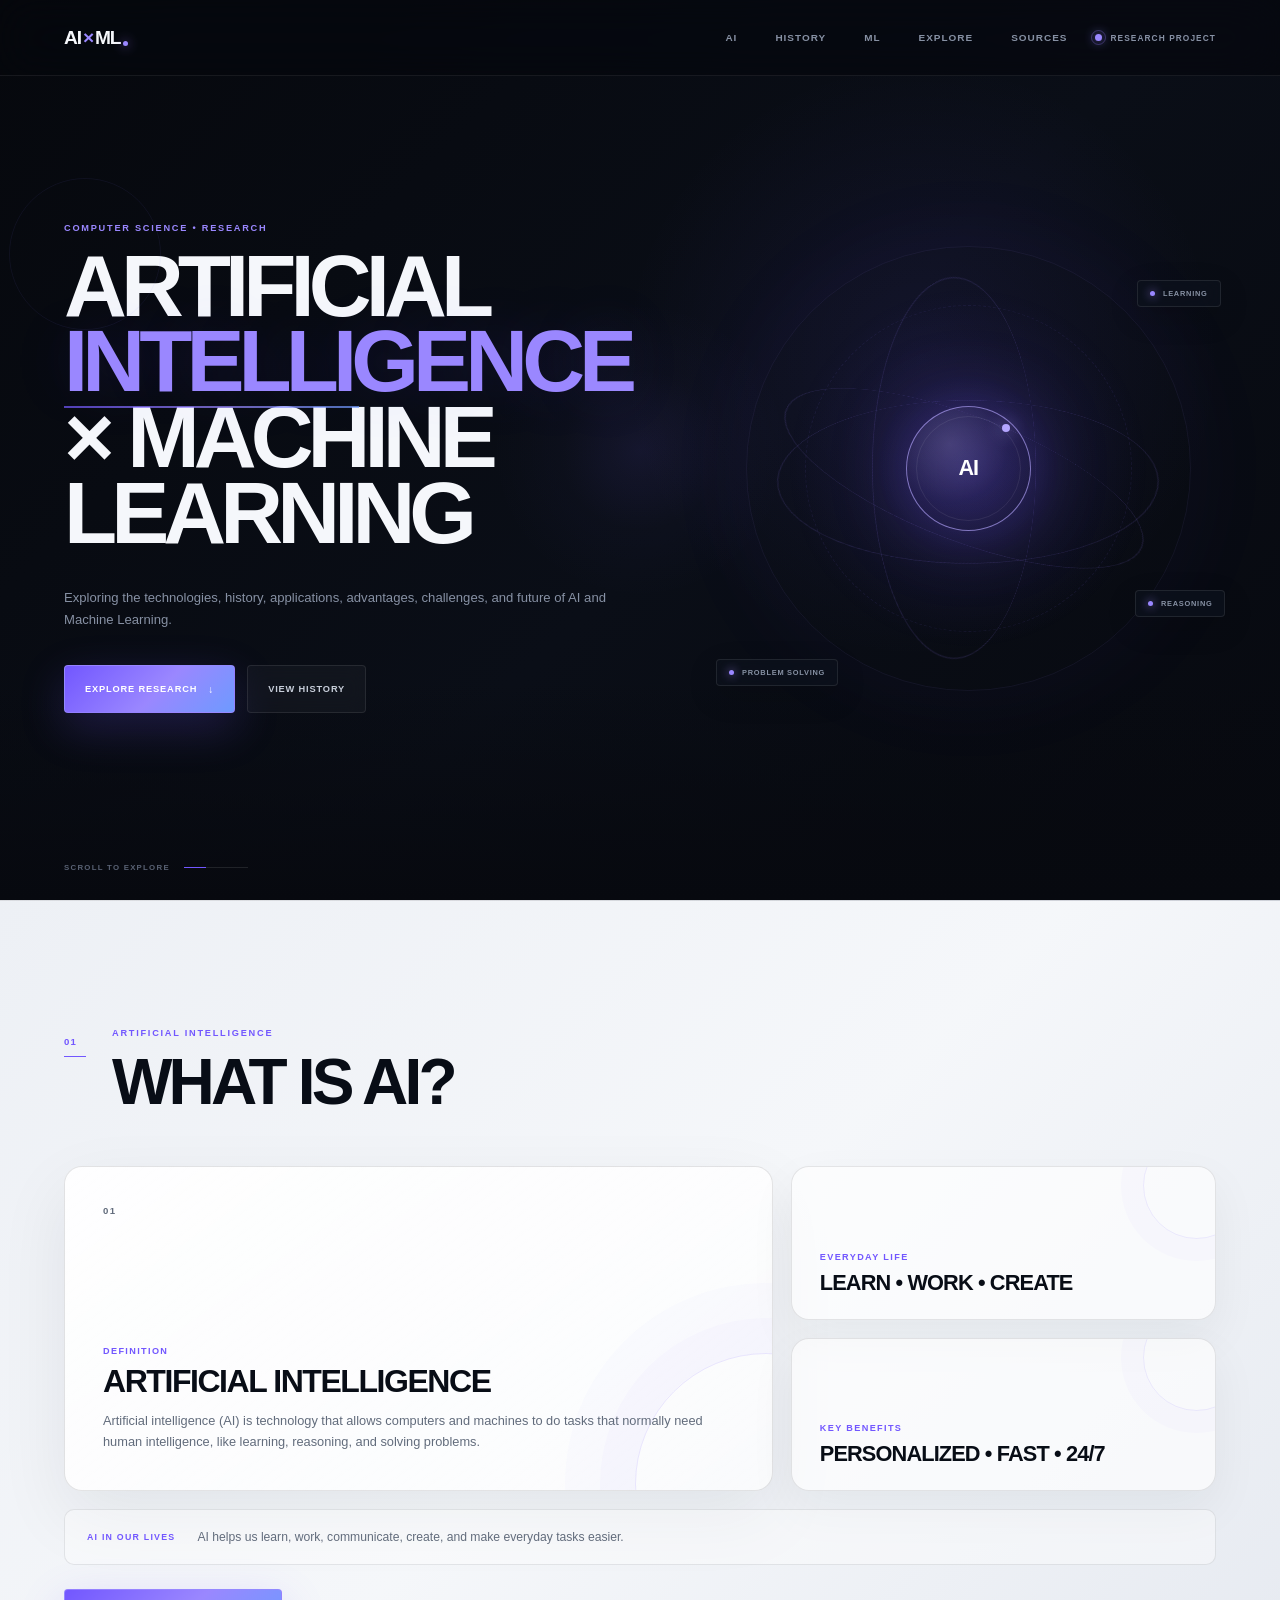
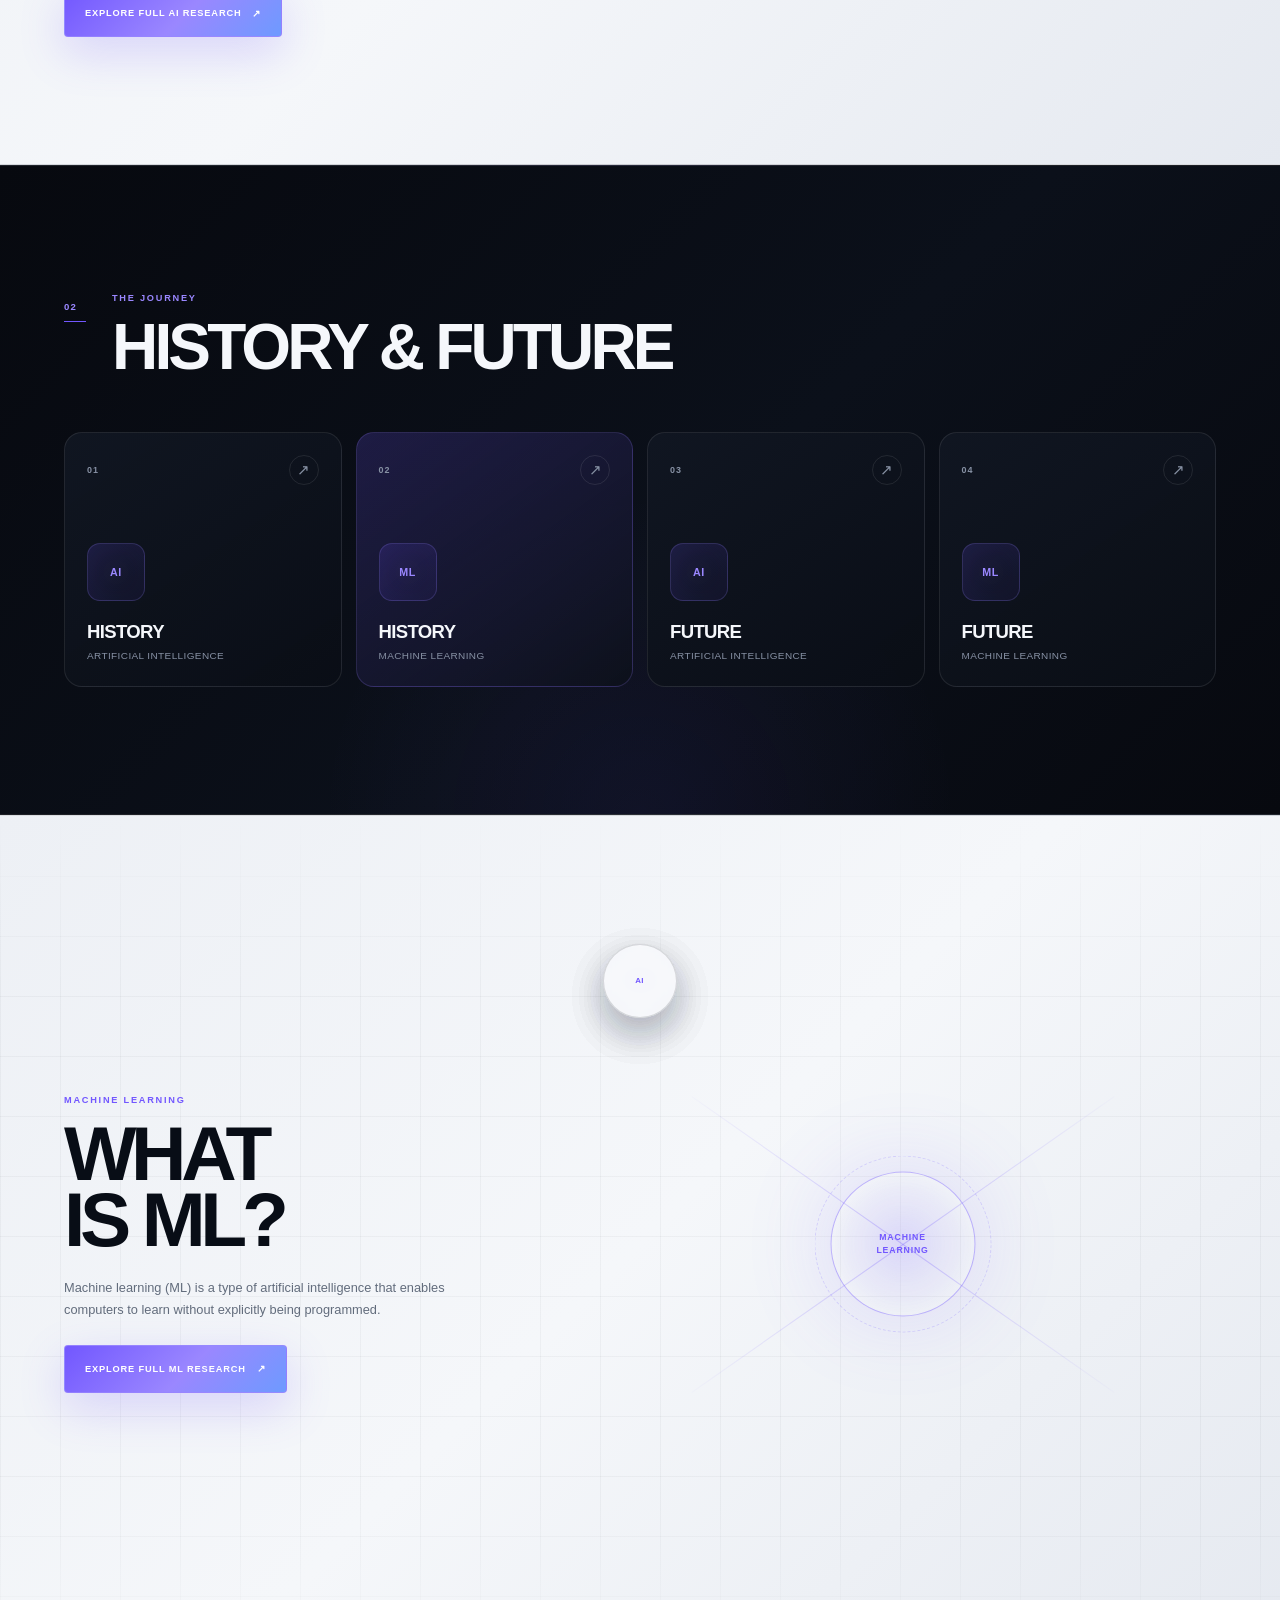
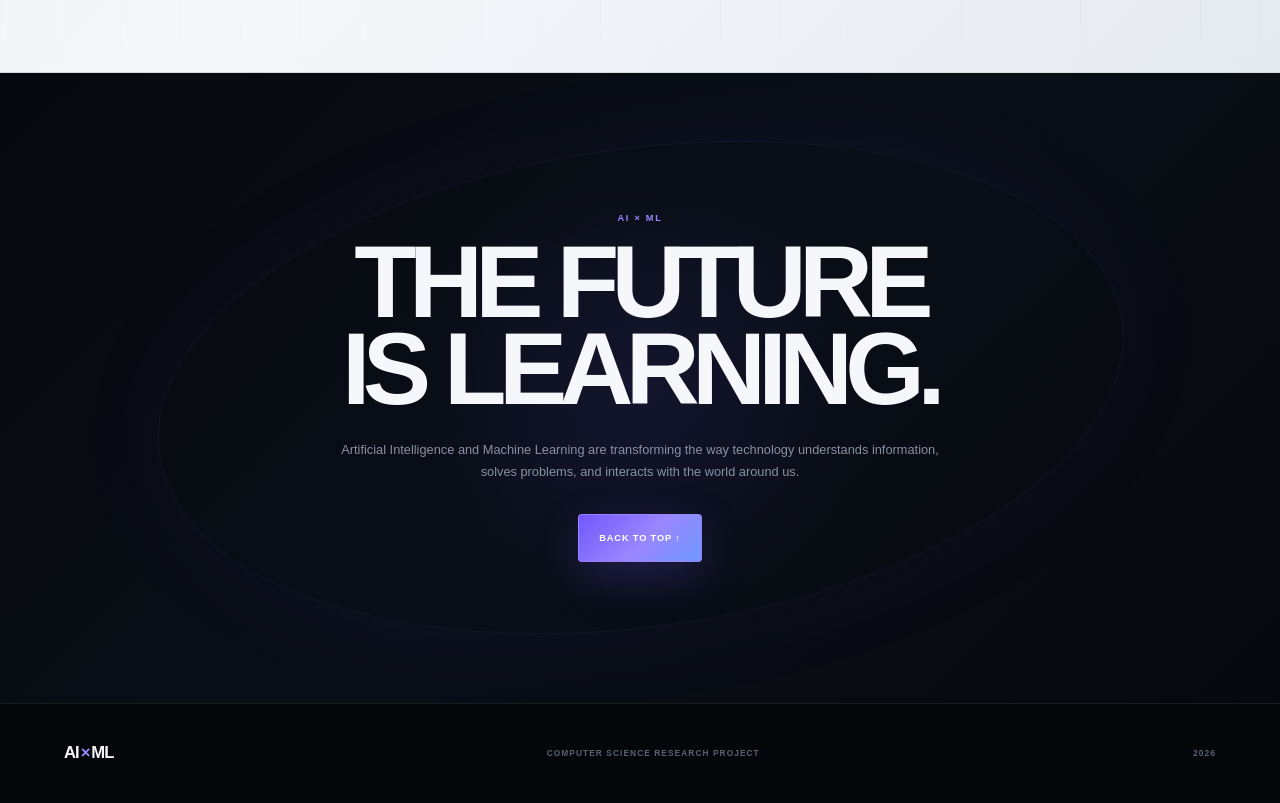
<file: index.html>
<!DOCTYPE html>
<html lang="en">

<head>

    <meta charset="UTF-8">

    <meta
        name="viewport"
        content="width=device-width, initial-scale=1.0"
    >

    <meta
        name="description"
        content="AI and Machine Learning Research Project"
    >

    <title>AI × Machine Learning</title>

    <link rel="stylesheet" href="css/variables.css">
    <link rel="stylesheet" href="css/base.css">
    <link rel="stylesheet" href="css/layout.css">
    <link rel="stylesheet" href="css/components.css">
    <link rel="stylesheet" href="css/home.css">
    <link rel="stylesheet" href="css/responsive.css">

</head>


<body>

    <!-- =========================
         BACKGROUND
    ========================== -->

    <div class="background-grid"></div>

    <div class="background-glow glow-one"></div>
    <div class="background-glow glow-two"></div>


    <!-- =========================
         NAVIGATION
    ========================== -->

    <header class="navbar">

        <a
            href="#top"
            class="logo"
            aria-label="AI and Machine Learning Research"
        >
            AI<span>×</span>ML
        </a>


        <nav class="nav-links">

            <a href="#ai" class="nav-link">
                AI
            </a>

            <a href="#topics" class="nav-link">
                History
            </a>

            <a href="#ml" class="nav-link">
                ML
            </a>

            <a href="#message" class="nav-link">
                Explore
            </a>

            <a href="sources.html" class="nav-link">
                Sources
            </a>

        </nav>


        <div class="nav-status">

            <span class="status-dot"></span>

            <span>
                RESEARCH PROJECT
            </span>

        </div>


        <button
            class="menu-toggle"
            type="button"
            aria-label="Open navigation menu"
            aria-expanded="false"
            aria-controls="mobile-menu"
        >

            <span></span>
            <span></span>
            <span></span>

        </button>


        <div
            class="mobile-menu"
            id="mobile-menu"
        >

            <a
                href="#ai"
                class="mobile-nav-link"
            >
                AI
            </a>


            <a
                href="#topics"
                class="mobile-nav-link"
            >
                History
            </a>


            <a
                href="#ml"
                class="mobile-nav-link"
            >
                ML
            </a>


            <a
                href="#message"
                class="mobile-nav-link"
            >
                Explore
            </a>


            <a
                href="sources.html"
                class="mobile-nav-link"
            >
                Sources
            </a>

        </div>

    </header>



    <main>


        <!-- =========================
             HERO
        ========================== -->

        <section
            class="hero"
            id="top"
        >

            <div class="hero-content">

                <div class="eyebrow">
                    COMPUTER SCIENCE • RESEARCH
                </div>


                <h1>

                    <span class="title-word">
                        ARTIFICIAL
                    </span>

                    <span class="accent title-word">
                        INTELLIGENCE
                    </span>

                    <span class="title-word">
                        × MACHINE
                    </span>

                    <span class="title-word">
                        LEARNING
                    </span>

                </h1>


                <p class="hero-placeholder">
                    Exploring the technologies, history, applications,
                    advantages, challenges, and future of AI and
                    Machine Learning.
                </p>


                <div class="hero-actions">

                    <a
                        href="#ai"
                        class="button button-primary"
                    >
                        Explore Research
                        <span>↓</span>
                    </a>

                    <a
                        href="#topics"
                        class="button button-secondary"
                    >
                        View History
                    </a>

                </div>

            </div>



            <!-- HERO VISUAL -->

            <div class="hero-visual">

                <div class="orb">

                    <div class="orb-ring ring-one"></div>

                    <div class="orb-ring ring-two"></div>

                    <div class="orb-ring ring-three"></div>

                    <div class="orb-core">
                        AI
                    </div>

                </div>


                <div class="floating-label label-one">
                    <span></span>
                    LEARNING
                </div>


                <div class="floating-label label-two">
                    <span></span>
                    REASONING
                </div>


                <div class="floating-label label-three">
                    <span></span>
                    PROBLEM SOLVING
                </div>

            </div>


            <div class="scroll-indicator">

                <span>
                    SCROLL TO EXPLORE
                </span>

                <div class="scroll-line"></div>

            </div>

        </section>



        <!-- =========================
             AI SECTION
        ========================== -->

        <section
            class="section about-section"
            id="ai"
        >

            <div class="section-header">

                <div class="section-number">
                    01
                </div>


                <div>

                    <div class="section-eyebrow">
                        ARTIFICIAL INTELLIGENCE
                    </div>

                    <h2>
                        WHAT IS AI?
                    </h2>

                </div>

            </div>


            <div class="about-grid">

                <!-- MAIN AI DEFINITION -->

                <div class="large-placeholder-card">

                    <div class="card-number">
                        01
                    </div>


                    <div class="card-content">

                        <div class="card-label">
                            DEFINITION
                        </div>

                        <h3>
                            ARTIFICIAL INTELLIGENCE
                        </h3>

                        <p>
                            Artificial intelligence (AI) is technology
                            that allows computers and machines to do
                            tasks that normally need human intelligence,
                            like learning, reasoning, and solving problems.
                        </p>

                    </div>

                </div>


                <!-- AI KEY POINTS -->

                <div class="placeholder-stack">

                    <div class="small-placeholder-card">

                        <span class="card-label">
                            EVERYDAY LIFE
                        </span>

                        <strong>
                            LEARN • WORK • CREATE
                        </strong>

                    </div>


                    <div class="small-placeholder-card">

                        <span class="card-label">
                            KEY BENEFITS
                        </span>

                        <strong>
                            PERSONALIZED • FAST • 24/7
                        </strong>

                    </div>

                </div>

            </div>


            <!-- AI QUICK STATEMENT -->

            <div class="ai-summary">

                <div class="ai-summary-label">
                    AI IN OUR LIVES
                </div>


                <p>
                    AI helps us learn, work, communicate, create,
                    and make everyday tasks easier.
                </p>

            </div>


            <!-- EXPLORE AI -->

            <div class="about-action">

                <a
                    href="ai.html"
                    class="button button-primary"
                >
                    Explore Full AI Research
                    <span>↗</span>
                </a>

            </div>

        </section>



        <!-- =========================
             HISTORY / FUTURE
        ========================== -->

        <section
            class="section topics-section"
            id="topics"
        >

            <div class="section-header">

                <div class="section-number">
                    02
                </div>


                <div>

                    <div class="section-eyebrow">
                        THE JOURNEY
                    </div>

                    <h2>
                        HISTORY &amp; FUTURE
                    </h2>

                </div>

            </div>


            <div class="topic-grid">


                <!-- AI HISTORY -->

                <a
                    href="ai-history.html"
                    class="topic-card"
                >

                    <div class="topic-top">

                        <span class="topic-number">
                            01
                        </span>

                        <span class="topic-arrow">
                            ↗
                        </span>

                    </div>


                    <div class="topic-icon">
                        AI
                    </div>


                    <h3>
                        HISTORY
                    </h3>


                    <p>
                        ARTIFICIAL INTELLIGENCE
                    </p>

                </a>



                <!-- ML HISTORY -->

                <a
                    href="ml-history.html"
                    class="topic-card featured"
                >

                    <div class="topic-top">

                        <span class="topic-number">
                            02
                        </span>

                        <span class="topic-arrow">
                            ↗
                        </span>

                    </div>


                    <div class="topic-icon">
                        ML
                    </div>


                    <h3>
                        HISTORY
                    </h3>


                    <p>
                        MACHINE LEARNING
                    </p>

                </a>



                <!-- AI FUTURE -->

                <a
                    href="ai-future.html"
                    class="topic-card"
                >

                    <div class="topic-top">

                        <span class="topic-number">
                            03
                        </span>

                        <span class="topic-arrow">
                            ↗
                        </span>

                    </div>


                    <div class="topic-icon">
                        AI
                    </div>


                    <h3>
                        FUTURE
                    </h3>


                    <p>
                        ARTIFICIAL INTELLIGENCE
                    </p>

                </a>



                <!-- ML FUTURE -->

                <a
                    href="ml-future.html"
                    class="topic-card"
                >

                    <div class="topic-top">

                        <span class="topic-number">
                            04
                        </span>

                        <span class="topic-arrow">
                            ↗
                        </span>

                    </div>


                    <div class="topic-icon">
                        ML
                    </div>


                    <h3>
                        FUTURE
                    </h3>


                    <p>
                        MACHINE LEARNING
                    </p>

                </a>


            </div>

        </section>



        <!-- =========================
             ML SECTION
        ========================== -->

        <section
            class="visual-section"
            id="ml"
        >

            <div class="visual-container">

                <div class="visual-text">

                    <div class="section-eyebrow">
                        MACHINE LEARNING
                    </div>


                    <h2>
                        WHAT IS ML?
                    </h2>


                    <p>
                        Machine learning (ML) is a type of artificial intelligence that enables computers to learn without explicitly being programmed.
                    </p>


                    <div class="about-action">

                        <a
                            href="ml.html"
                            class="button button-primary"
                        >
                            Explore Full ML Research
                            <span>↗</span>
                        </a>

                    </div>

                </div>



                <!-- ML VISUAL -->

                <div class="visual-network">

                    <div class="network-line line-a"></div>

                    <div class="network-line line-b"></div>

                    <div class="network-line line-c"></div>

                    <div class="network-line line-d"></div>


                    <div class="network-node node-a">
                        TYPE
                    </div>


                    <div class="network-node node-b">
                        TYPE
                    </div>


                    <div class="network-node node-c">
                        TYPE
                    </div>


                    <div class="network-node node-d">
                        AI
                    </div>


                    <div class="network-center">

                        <span>
                            MACHINE<br>
                            LEARNING
                        </span>

                    </div>

                </div>

            </div>

        </section>



        <!-- =========================
             STRONG FINAL MESSAGE
        ========================== -->

        <section
            class="final-section"
            id="message"
        >

            <div class="final-content">

                <div class="section-eyebrow">
                    AI × ML
                </div>


                <h2>
                    THE FUTURE<br>
                    IS LEARNING.
                </h2>


                <p>
                    Artificial Intelligence and Machine Learning
                    are transforming the way technology understands
                    information, solves problems, and interacts with
                    the world around us.
                </p>


                <a
                    href="#top"
                    class="button button-primary"
                >
                    Back to Top ↑
                </a>

            </div>

        </section>


    </main>



    <!-- =========================
         FOOTER
    ========================== -->

    <footer class="footer">

        <div class="footer-logo">
            AI<span>×</span>ML
        </div>


        <div class="footer-text">
            COMPUTER SCIENCE RESEARCH PROJECT
        </div>


        <div class="footer-year">
            2026
        </div>

    </footer>



    <script src="js/script.js"></script>

</body>

</html>
</file>
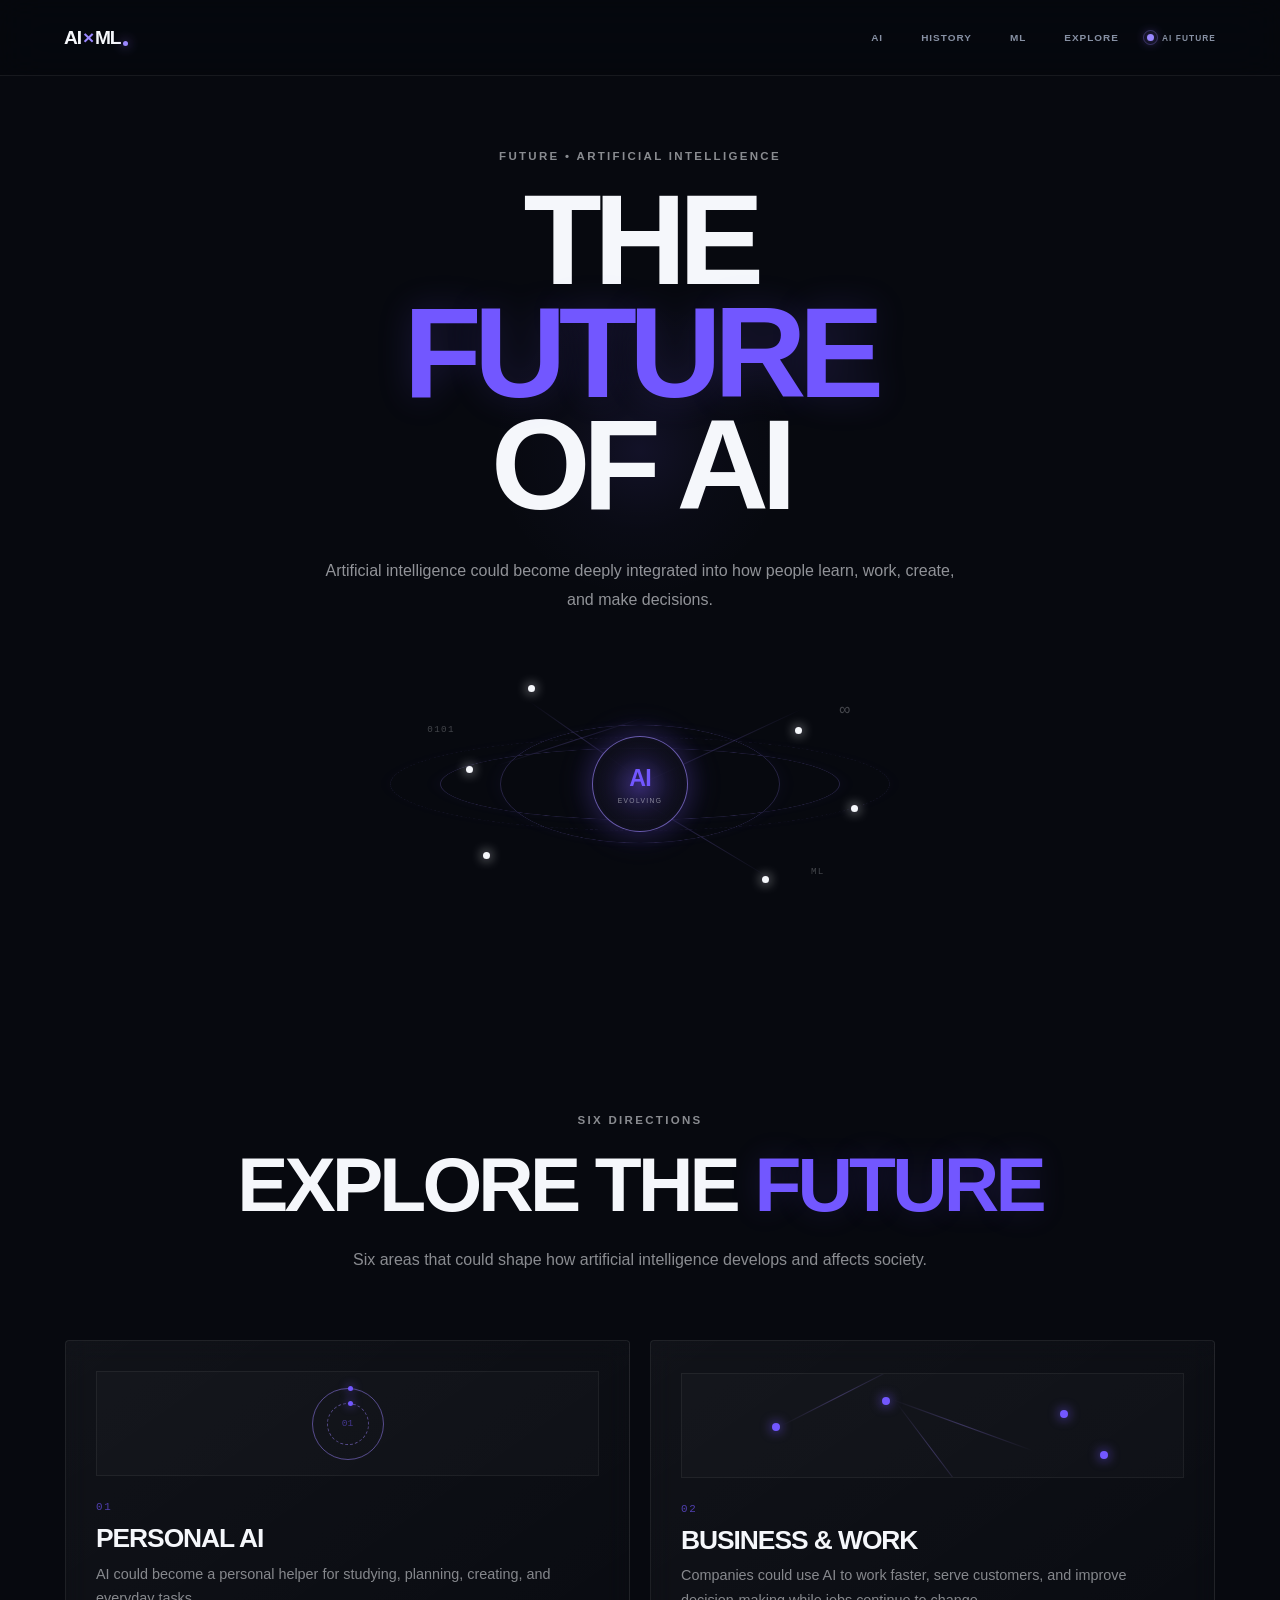
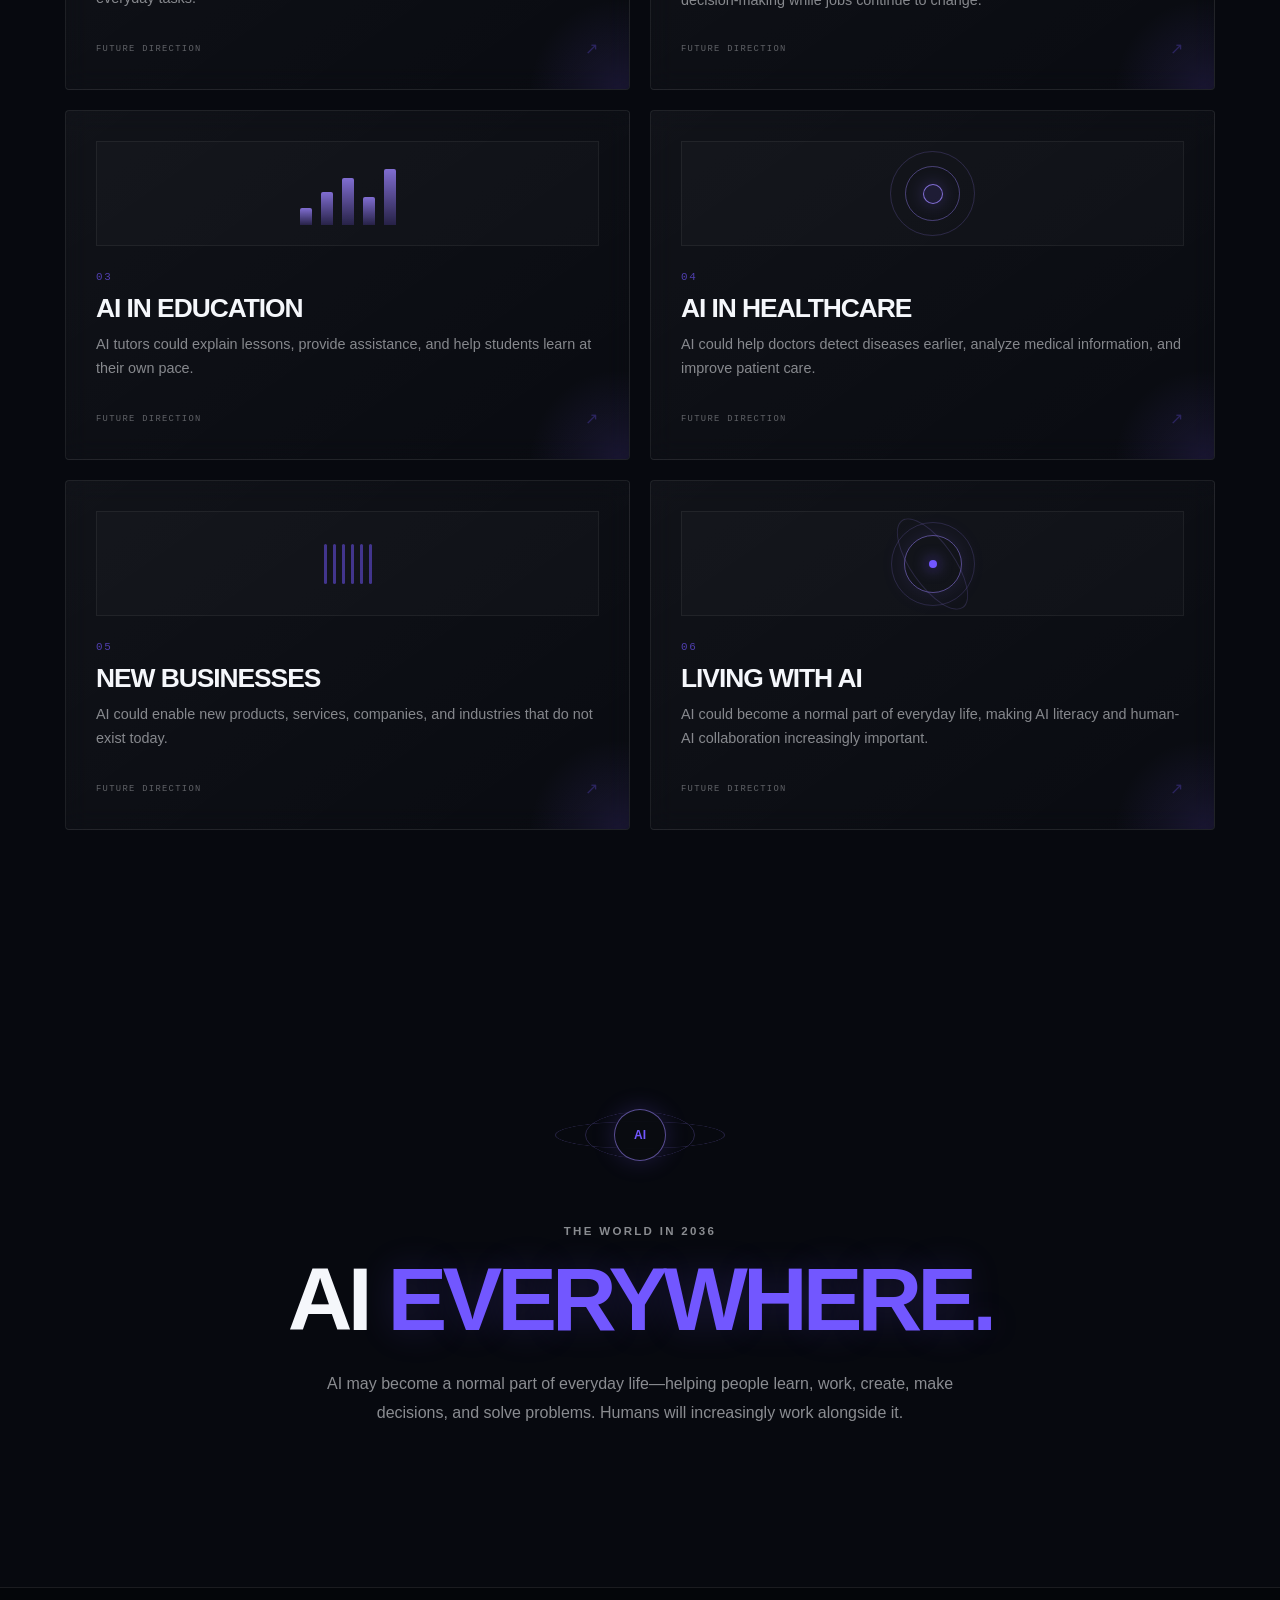
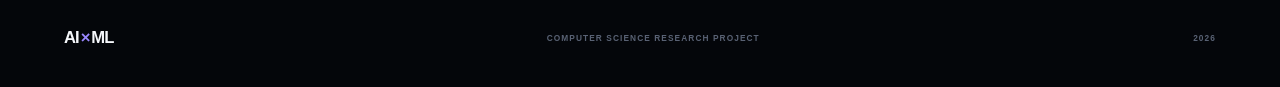
<file: ai-future.html>
<!DOCTYPE html>
<html lang="en">

<head>

    <meta charset="UTF-8">

    <meta
        name="viewport"
        content="width=device-width, initial-scale=1.0"
    >

    <meta
        name="description"
        content="An exploration of the future of Artificial Intelligence."
    >

    <title>AI Future | AI × Machine Learning</title>


    <!-- =========================
         SHARED STYLES
    ========================== -->

    <link rel="stylesheet" href="css/variables.css">
    <link rel="stylesheet" href="css/base.css">
    <link rel="stylesheet" href="css/layout.css">
    <link rel="stylesheet" href="css/components.css">
    <link rel="stylesheet" href="css/responsive.css">


    <!-- =========================
         PAGE STYLES
    ========================== -->

    <link rel="stylesheet" href="css/future.css">

</head>


<body class="future-page">


    <!-- =========================
         BACKGROUND
    ========================== -->

    <div class="background-grid"></div>

    <div class="background-glow glow-one"></div>
    <div class="background-glow glow-two"></div>



    <!-- =========================
         NAVIGATION
    ========================== -->

    <header class="navbar">

        <a
            href="index.html"
            class="logo"
            aria-label="AI and Machine Learning Research"
        >
            AI<span>×</span>ML
        </a>


        <nav class="nav-links">

            <a
                href="index.html#ai"
                class="nav-link"
            >
                AI
            </a>


            <a
                href="index.html#topics"
                class="nav-link"
            >
                History
            </a>


            <a
                href="index.html#ml"
                class="nav-link"
            >
                ML
            </a>


            <a
                href="index.html#message"
                class="nav-link"
            >
                Explore
            </a>

        </nav>


        <div class="nav-status">

            <span class="status-dot"></span>

            <span>
                AI FUTURE
            </span>

        </div>


        <button
            class="menu-toggle"
            type="button"
            aria-label="Open navigation menu"
            aria-expanded="false"
            aria-controls="mobile-menu"
        >

            <span></span>
            <span></span>
            <span></span>

        </button>


        <div
            class="mobile-menu"
            id="mobile-menu"
        >

            <a
                href="index.html#ai"
                class="mobile-nav-link"
            >
                AI
            </a>


            <a
                href="index.html#topics"
                class="mobile-nav-link"
            >
                History
            </a>


            <a
                href="index.html#ml"
                class="mobile-nav-link"
            >
                ML
            </a>


            <a
                href="index.html#message"
                class="mobile-nav-link"
            >
                Explore
            </a>

        </div>

    </header>



    <main>


        <!-- =========================
             FUTURE HERO
        ========================== -->

        <section class="future-hero">

            <div class="future-hero-content">


                <div class="future-eyebrow">
                    FUTURE • ARTIFICIAL INTELLIGENCE
                </div>


                <h1>

                    <span>
                        THE
                    </span>

                    <span class="accent">
                        FUTURE
                    </span>

                    <span>
                        OF AI
                    </span>

                </h1>


                <p class="future-intro">
                    Artificial intelligence could become deeply integrated
                    into how people learn, work, create, and make decisions.
                </p>


            </div>



            <!-- =========================
                 AI FUTURE CORE
            ========================== -->

            <div
                class="future-core"
                aria-hidden="true"
            >

                <div class="core-orbit orbit-one"></div>

                <div class="core-orbit orbit-two"></div>

                <div class="core-orbit orbit-three"></div>


                <div class="core-line line-one"></div>
                <div class="core-line line-two"></div>
                <div class="core-line line-three"></div>
                <div class="core-line line-four"></div>


                <div class="core-node node-one"></div>
                <div class="core-node node-two"></div>
                <div class="core-node node-three"></div>
                <div class="core-node node-four"></div>
                <div class="core-node node-five"></div>
                <div class="core-node node-six"></div>


                <div class="future-core-center">

                    <span class="core-symbol">
                        AI
                    </span>

                    <span class="core-label">
                        EVOLVING
                    </span>

                </div>


                <div class="core-data data-one">
                    0101
                </div>

                <div class="core-data data-two">
                    ∞
                </div>

                <div class="core-data data-three">
                    ML
                </div>

            </div>


        </section>



        <!-- =========================
             FUTURE DIRECTIONS
        ========================== -->

        <section class="future-section">


            <div class="future-section-heading">

                <div class="future-eyebrow">
                    SIX DIRECTIONS
                </div>


                <h2>
                    EXPLORE THE
                    <span class="accent">
                        FUTURE
                    </span>
                </h2>


                <p>
                    Six areas that could shape how artificial intelligence
                    develops and affects society.
                </p>

            </div>



            <!-- =========================
                 FUTURE GRID
            ========================== -->

            <div class="future-grid">


                <!-- CARD 01 -->

                <article class="future-card">

                    <div class="future-card-visual visual-ring">

                        <div class="visual-ring-circle"></div>
                        <div class="visual-ring-circle small"></div>

                        <span>
                            01
                        </span>

                    </div>


                    <div class="future-card-number">
                        01
                    </div>


                    <h3>
                        PERSONAL AI
                    </h3>


                    <p>
                        AI could become a personal helper for studying,
                        planning, creating, and everyday tasks.
                    </p>


                    <div class="future-card-footer">

                        <span>
                            FUTURE DIRECTION
                        </span>

                        <span class="future-arrow">
                            ↗
                        </span>

                    </div>

                </article>



                <!-- CARD 02 -->

                <article class="future-card">

                    <div class="future-card-visual visual-network">

                        <span class="network-dot dot-a"></span>
                        <span class="network-dot dot-b"></span>
                        <span class="network-dot dot-c"></span>
                        <span class="network-dot dot-d"></span>

                        <span class="network-line network-a"></span>
                        <span class="network-line network-b"></span>
                        <span class="network-line network-c"></span>

                    </div>


                    <div class="future-card-number">
                        02
                    </div>


                    <h3>
                        BUSINESS & WORK
                    </h3>


                    <p>
                        Companies could use AI to work faster, serve
                        customers, and improve decision-making while jobs
                        continue to change.
                    </p>


                    <div class="future-card-footer">

                        <span>
                            FUTURE DIRECTION
                        </span>

                        <span class="future-arrow">
                            ↗
                        </span>

                    </div>

                </article>



                <!-- CARD 03 -->

                <article class="future-card">

                    <div class="future-card-visual visual-bars">

                        <span></span>
                        <span></span>
                        <span></span>
                        <span></span>
                        <span></span>

                    </div>


                    <div class="future-card-number">
                        03
                    </div>


                    <h3>
                        AI IN EDUCATION
                    </h3>


                    <p>
                        AI tutors could explain lessons, provide assistance,
                        and help students learn at their own pace.
                    </p>


                    <div class="future-card-footer">

                        <span>
                            FUTURE DIRECTION
                        </span>

                        <span class="future-arrow">
                            ↗
                        </span>

                    </div>

                </article>



                <!-- CARD 04 -->

                <article class="future-card">

                    <div class="future-card-visual visual-target">

                        <div class="target-circle"></div>
                        <div class="target-circle middle"></div>
                        <div class="target-circle inner"></div>

                    </div>


                    <div class="future-card-number">
                        04
                    </div>


                    <h3>
                        AI IN HEALTHCARE
                    </h3>


                    <p>
                        AI could help doctors detect diseases earlier,
                        analyze medical information, and improve patient care.
                    </p>


                    <div class="future-card-footer">

                        <span>
                            FUTURE DIRECTION
                        </span>

                        <span class="future-arrow">
                            ↗
                        </span>

                    </div>

                </article>



                <!-- CARD 05 -->

                <article class="future-card">

                    <div class="future-card-visual visual-wave">

                        <span></span>
                        <span></span>
                        <span></span>
                        <span></span>
                        <span></span>
                        <span></span>

                    </div>


                    <div class="future-card-number">
                        05
                    </div>


                    <h3>
                        NEW BUSINESSES
                    </h3>


                    <p>
                        AI could enable new products, services, companies,
                        and industries that do not exist today.
                    </p>


                    <div class="future-card-footer">

                        <span>
                            FUTURE DIRECTION
                        </span>

                        <span class="future-arrow">
                            ↗
                        </span>

                    </div>

                </article>



                <!-- CARD 06 -->

                <article class="future-card future-card-final">

                    <div class="future-card-visual visual-core">

                        <div class="mini-core">

                            <span></span>

                        </div>

                    </div>


                    <div class="future-card-number">
                        06
                    </div>


                    <h3>
                        LIVING WITH AI
                    </h3>


                    <p>
                        AI could become a normal part of everyday life,
                        making AI literacy and human-AI collaboration
                        increasingly important.
                    </p>


                    <div class="future-card-footer">

                        <span>
                            FUTURE DIRECTION
                        </span>

                        <span class="future-arrow">
                            ↗
                        </span>

                    </div>

                </article>


            </div>

        </section>



        <!-- =========================
             THE WORLD IN 2036
        ========================== -->

        <section class="future-end">

            <div class="future-end-visual">

                <div class="end-orbit orbit-a"></div>
                <div class="end-orbit orbit-b"></div>

                <div class="end-core">
                    AI
                </div>

            </div>


            <div class="future-eyebrow">
                THE WORLD IN 2036
            </div>


            <h2>
                AI
                <span class="accent">
                    EVERYWHERE.
                </span>
            </h2>


            <p>
                AI may become a normal part of everyday life—helping
                people learn, work, create, make decisions, and solve
                problems. Humans will increasingly work alongside it.
            </p>

        </section>


    </main>



    <!-- =========================
         FOOTER
    ========================== -->

    <footer class="footer">

        <div class="footer-logo">
            AI<span>×</span>ML
        </div>

        <div class="footer-text">
            COMPUTER SCIENCE RESEARCH PROJECT
        </div>

        <div class="footer-year">
            2026
        </div>

    </footer>



    <!-- =========================
         JAVASCRIPT
    ========================== -->

    <script src="js/script.js"></script>

</body>

</html>
</file>
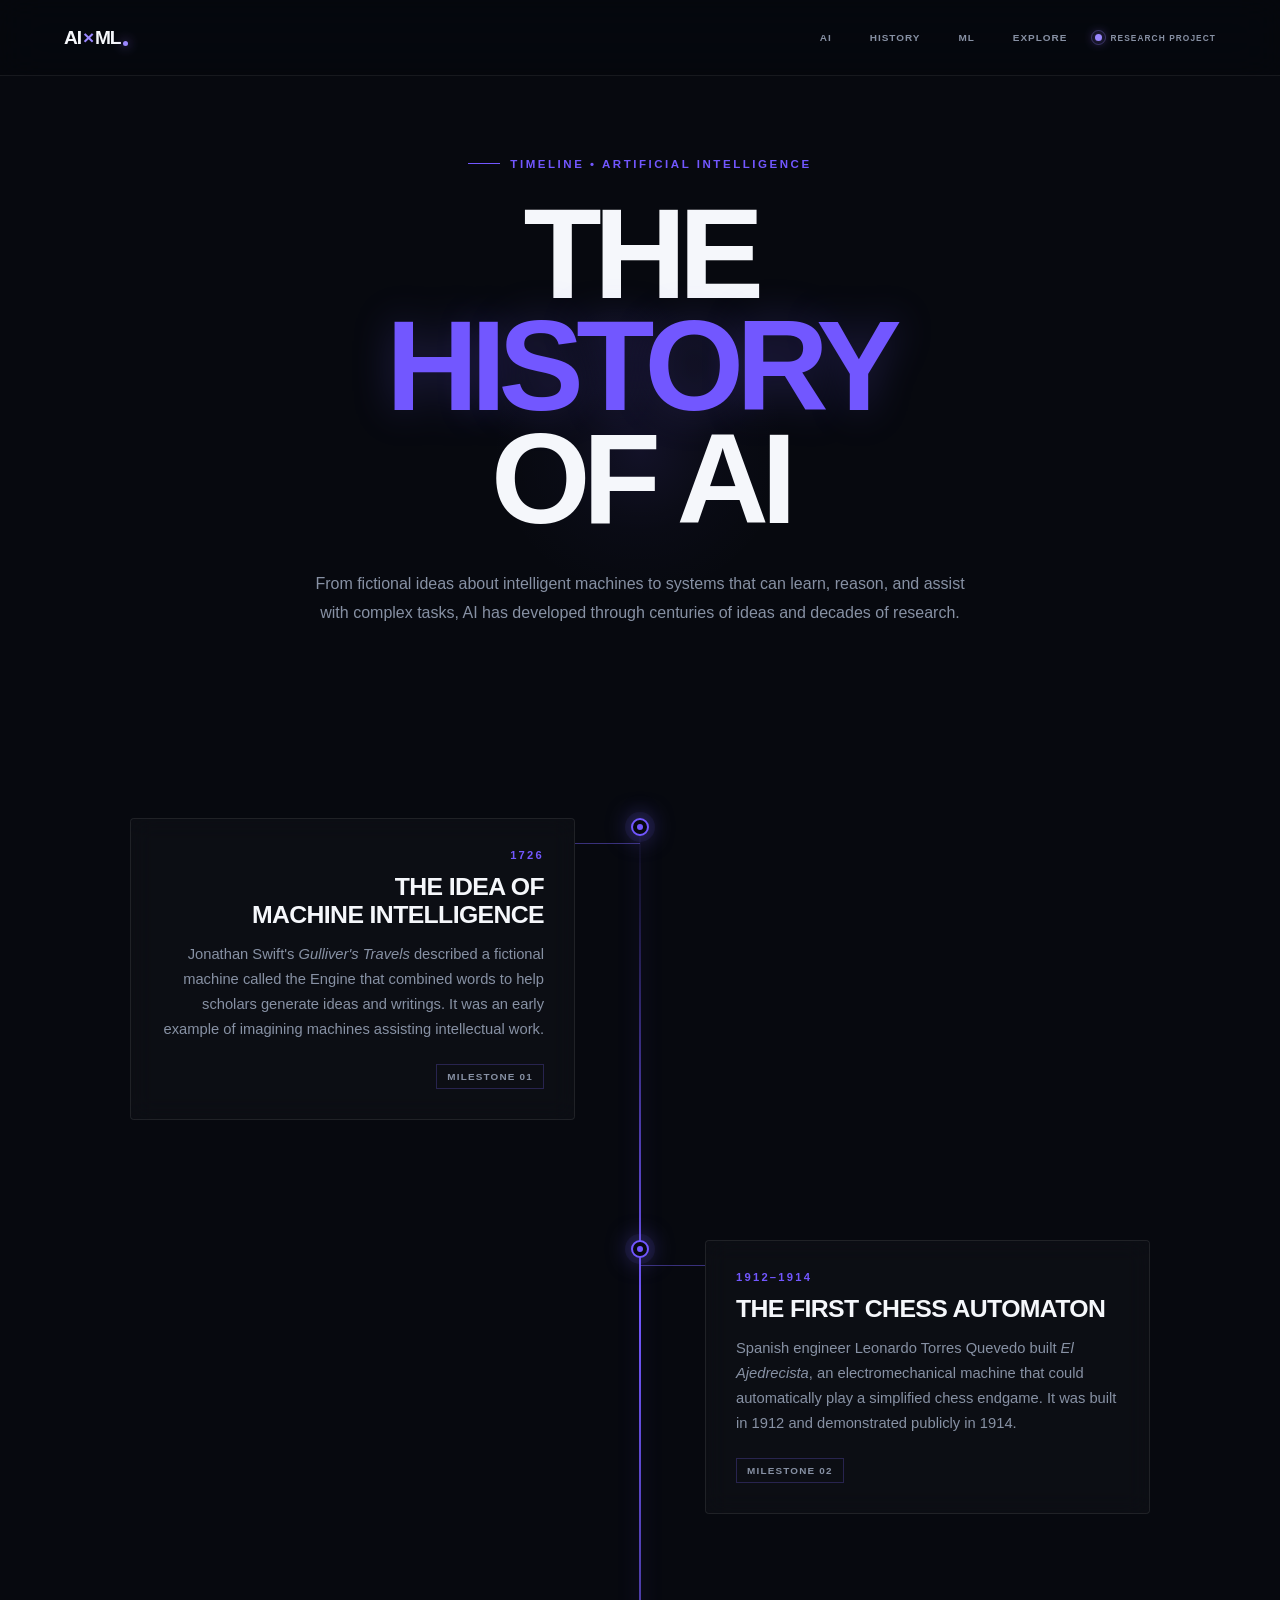
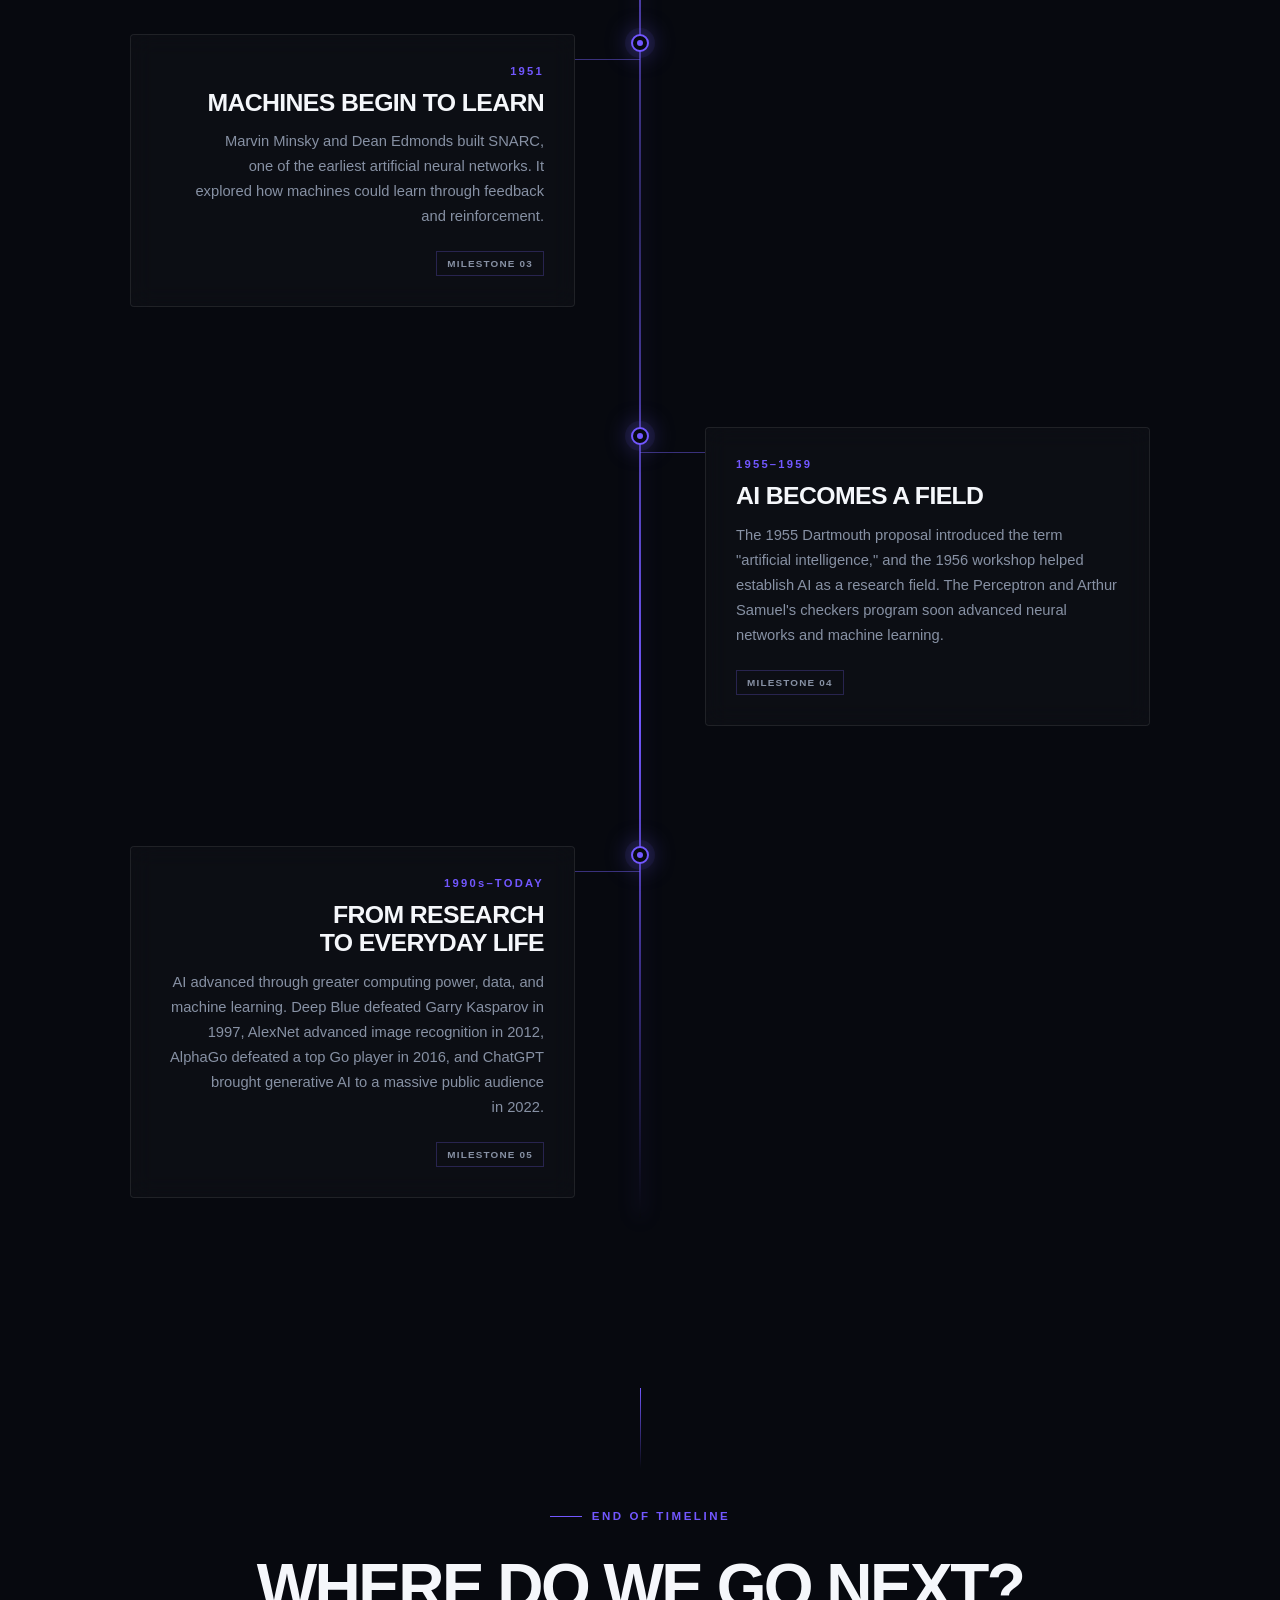
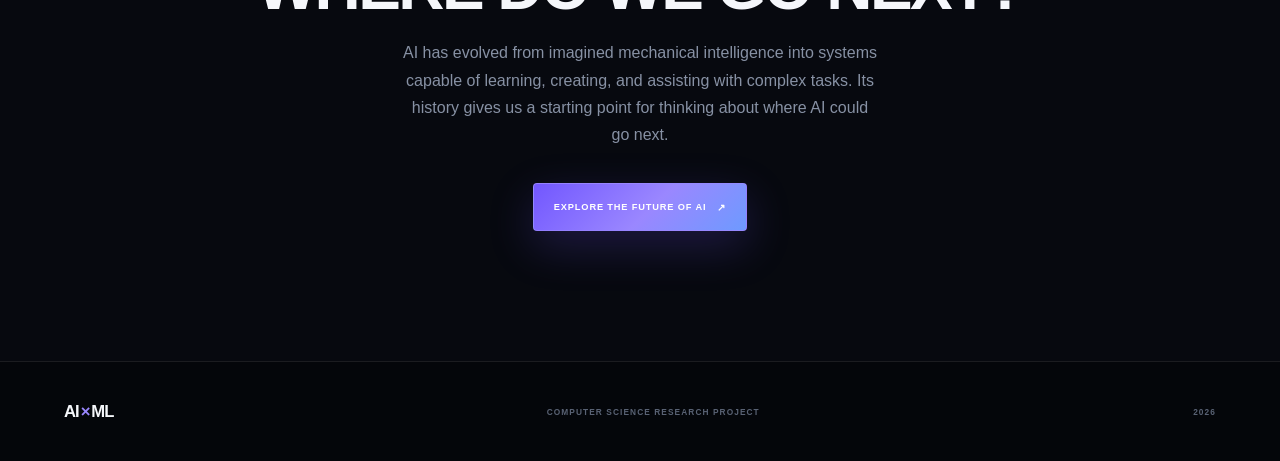
<file: ai-history.html>
<!DOCTYPE html>
<html lang="en">

<head>

    <meta charset="UTF-8">

    <meta
        name="viewport"
        content="width=device-width, initial-scale=1.0"
    >

    <meta
        name="description"
        content="A timeline exploring the history of Artificial Intelligence."
    >

    <title>AI History | AI × Machine Learning</title>


    <!-- =========================
         SHARED STYLES
    ========================== -->

    <link rel="stylesheet" href="css/variables.css">
    <link rel="stylesheet" href="css/base.css">
    <link rel="stylesheet" href="css/layout.css">
    <link rel="stylesheet" href="css/components.css">
    <link rel="stylesheet" href="css/responsive.css">


    <!-- =========================
         PAGE STYLES
    ========================== -->

    <link rel="stylesheet" href="css/history.css">

</head>


<body class="history-page">


    <!-- =========================
         BACKGROUND
    ========================== -->

    <div class="background-grid"></div>

    <div class="background-glow glow-one"></div>
    <div class="background-glow glow-two"></div>



    <!-- =========================
         NAVIGATION
    ========================== -->

    <header class="navbar">

        <a
            href="index.html"
            class="logo"
            aria-label="AI and Machine Learning Research"
        >
            AI<span>×</span>ML
        </a>


        <nav class="nav-links">

            <a
                href="index.html#ai"
                class="nav-link"
            >
                AI
            </a>


            <a
                href="index.html#topics"
                class="nav-link"
            >
                History
            </a>


            <a
                href="index.html#ml"
                class="nav-link"
            >
                ML
            </a>


            <a
                href="index.html#message"
                class="nav-link"
            >
                Explore
            </a>

        </nav>


        <div class="nav-status">

            <span class="status-dot"></span>

            <span>
                RESEARCH PROJECT
            </span>

        </div>


        <button
            class="menu-toggle"
            type="button"
            aria-label="Open navigation menu"
            aria-expanded="false"
            aria-controls="mobile-menu"
        >

            <span></span>
            <span></span>
            <span></span>

        </button>


        <div
            class="mobile-menu"
            id="mobile-menu"
        >

            <a
                href="index.html#ai"
                class="mobile-nav-link"
            >
                AI
            </a>


            <a
                href="index.html#topics"
                class="mobile-nav-link"
            >
                History
            </a>


            <a
                href="index.html#ml"
                class="mobile-nav-link"
            >
                ML
            </a>


            <a
                href="index.html#message"
                class="mobile-nav-link"
            >
                Explore
            </a>

        </div>

    </header>



    <main>


        <!-- =========================
             HISTORY HERO
        ========================== -->

        <section class="history-hero">

            <div class="history-hero-content">

                <div class="history-eyebrow">
                    TIMELINE • ARTIFICIAL INTELLIGENCE
                </div>


                <h1>

                    <span>
                        THE
                    </span>

                    <span class="accent">
                        HISTORY
                    </span>

                    <span>
                        OF AI
                    </span>

                </h1>


                <p class="history-intro">
                    From fictional ideas about intelligent machines
                    to systems that can learn, reason, and assist
                    with complex tasks, AI has developed through
                    centuries of ideas and decades of research.
                </p>

            </div>

        </section>



        <!-- =========================
             TIMELINE
        ========================== -->

        <section class="timeline-section">

            <div class="timeline">


                <!-- =========================
                     MILESTONE 01
                ========================== -->

                <article class="timeline-item">

                    <div class="timeline-node"></div>


                    <div class="timeline-card">

                        <span class="timeline-year">
                            1726
                        </span>


                        <h2>
                            THE IDEA OF MACHINE INTELLIGENCE
                        </h2>


                        <p>
                            Jonathan Swift's
                            <em>Gulliver's Travels</em>
                            described a fictional machine called
                            the Engine that combined words to help
                            scholars generate ideas and writings.
                            It was an early example of imagining
                            machines assisting intellectual work.
                        </p>


                        <span class="timeline-tag">
                            MILESTONE 01
                        </span>

                    </div>

                </article>



                <!-- =========================
                     MILESTONE 02
                ========================== -->

                <article class="timeline-item">

                    <div class="timeline-node"></div>


                    <div class="timeline-card">

                        <span class="timeline-year">
                            1912–1914
                        </span>


                        <h2>
                            THE FIRST CHESS AUTOMATON
                        </h2>


                        <p>
                            Spanish engineer Leonardo Torres Quevedo
                            built <em>El Ajedrecista</em>, an
                            electromechanical machine that could
                            automatically play a simplified chess
                            endgame. It was built in 1912 and
                            demonstrated publicly in 1914.
                        </p>


                        <span class="timeline-tag">
                            MILESTONE 02
                        </span>

                    </div>

                </article>



                <!-- =========================
                     MILESTONE 03
                ========================== -->

                <article class="timeline-item">

                    <div class="timeline-node"></div>


                    <div class="timeline-card">

                        <span class="timeline-year">
                            1951
                        </span>


                        <h2>
                            MACHINES BEGIN TO LEARN
                        </h2>


                        <p>
                            Marvin Minsky and Dean Edmonds built
                            SNARC, one of the earliest artificial
                            neural networks. It explored how
                            machines could learn through feedback
                            and reinforcement.
                        </p>


                        <span class="timeline-tag">
                            MILESTONE 03
                        </span>

                    </div>

                </article>



                <!-- =========================
                     MILESTONE 04
                ========================== -->

                <article class="timeline-item">

                    <div class="timeline-node"></div>


                    <div class="timeline-card">

                        <span class="timeline-year">
                            1955–1959
                        </span>


                        <h2>
                            AI BECOMES A FIELD
                        </h2>


                        <p>
                            The 1955 Dartmouth proposal introduced
                            the term "artificial intelligence," and
                            the 1956 workshop helped establish AI as
                            a research field. The Perceptron and
                            Arthur Samuel's checkers program soon
                            advanced neural networks and machine
                            learning.
                        </p>


                        <span class="timeline-tag">
                            MILESTONE 04
                        </span>

                    </div>

                </article>



                <!-- =========================
                     MILESTONE 05
                ========================== -->

                <article class="timeline-item">

                    <div class="timeline-node"></div>


                    <div class="timeline-card">

                        <span class="timeline-year">
                            1990s–TODAY
                        </span>


                        <h2>
                            FROM RESEARCH TO EVERYDAY LIFE
                        </h2>


                        <p>
                            AI advanced through greater computing
                            power, data, and machine learning.
                            Deep Blue defeated Garry Kasparov in 1997,
                            AlexNet advanced image recognition in 2012,
                            AlphaGo defeated a top Go player in 2016,
                            and ChatGPT brought generative AI to a
                            massive public audience in 2022.
                        </p>


                        <span class="timeline-tag">
                            MILESTONE 05
                        </span>

                    </div>

                </article>


            </div>

        </section>



        <!-- =========================
             END SECTION
        ========================== -->

        <section class="history-end">

            <div class="history-end-line"></div>


            <div class="history-eyebrow">
                END OF TIMELINE
            </div>


            <h2>
                WHERE DO WE GO NEXT?
            </h2>


            <p>
                AI has evolved from imagined mechanical intelligence
                into systems capable of learning, creating, and
                assisting with complex tasks. Its history gives us
                a starting point for thinking about where AI could
                go next.
            </p>


            <a
                href="ai-future.html"
                class="button button-primary"
            >
                Explore the Future of AI
                <span>↗</span>
            </a>

        </section>

    </main>



    <!-- =========================
         FOOTER
    ========================== -->

    <footer class="footer">

        <div class="footer-logo">
            AI<span>×</span>ML
        </div>


        <div class="footer-text">
            COMPUTER SCIENCE RESEARCH PROJECT
        </div>


        <div class="footer-year">
            2026
        </div>

    </footer>



    <!-- =========================
         JAVASCRIPT
    ========================== -->

    <script src="js/script.js"></script>

</body>

</html>
</file>
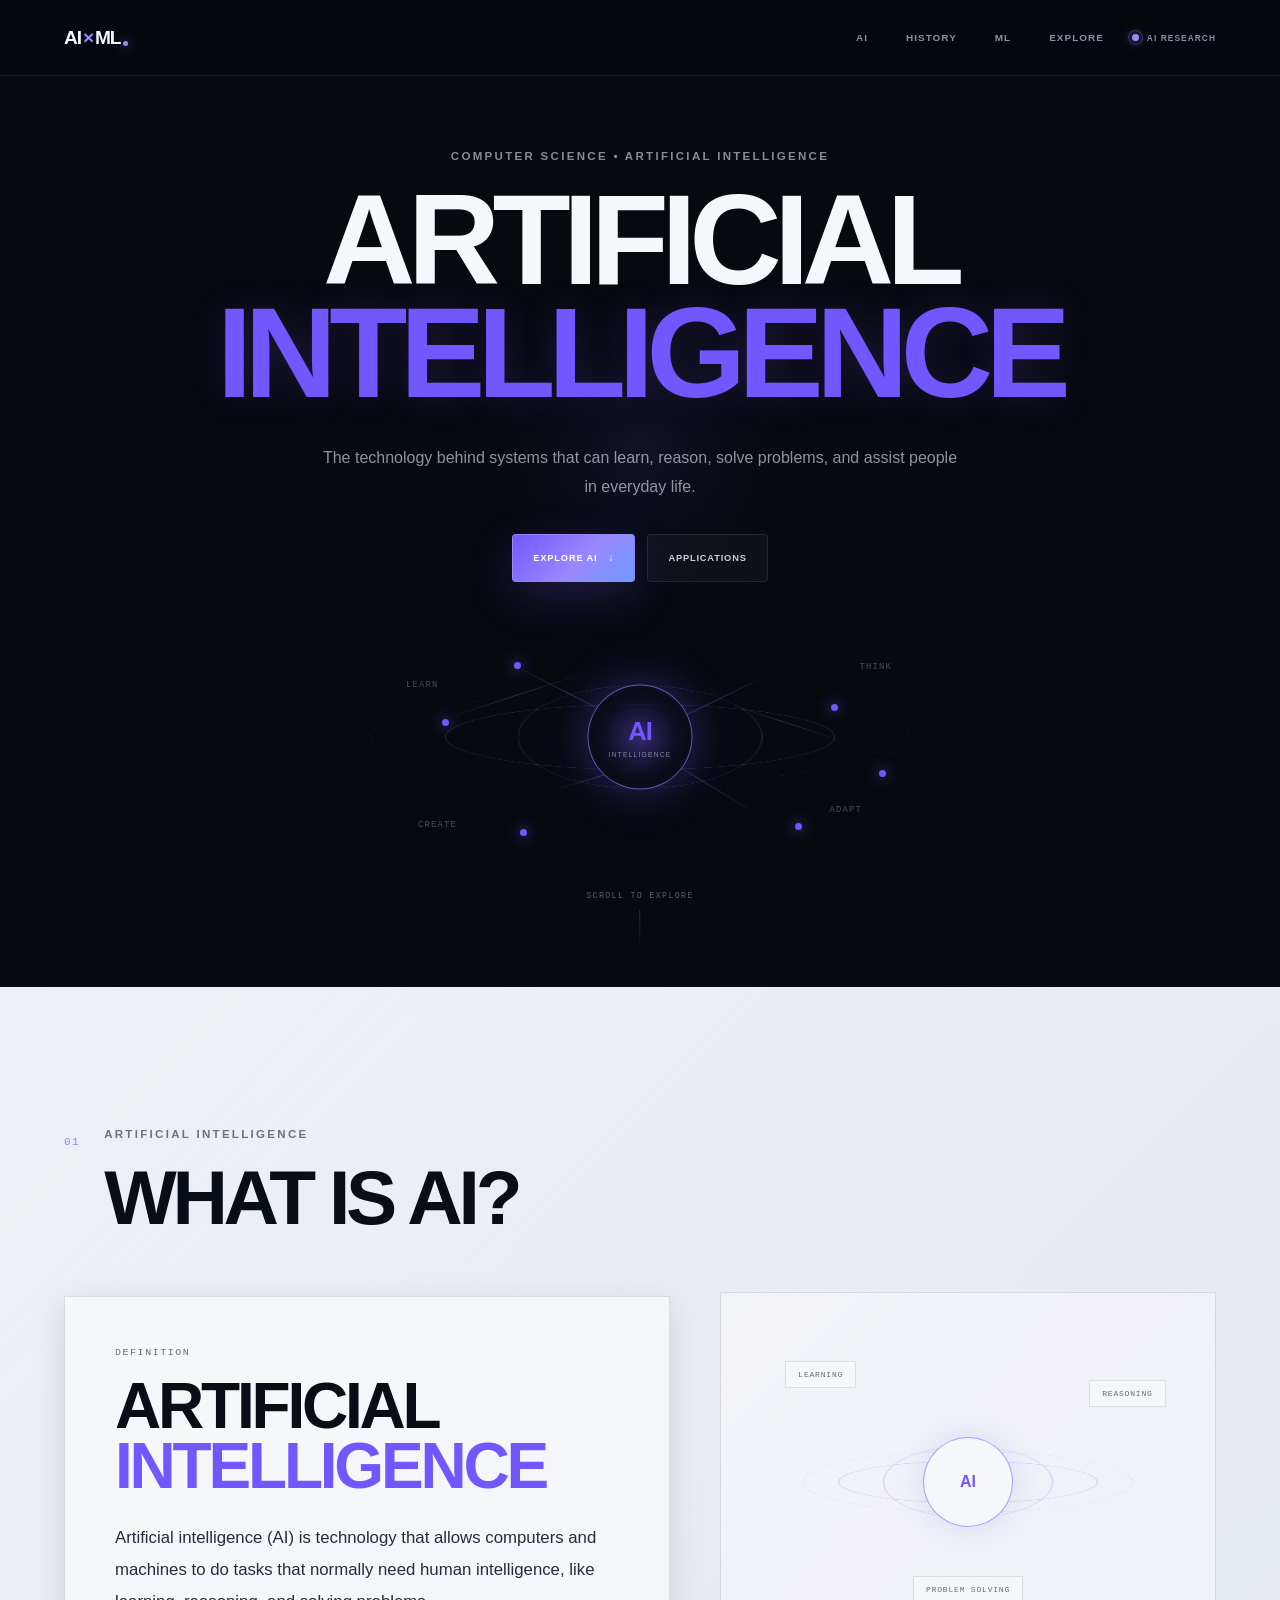
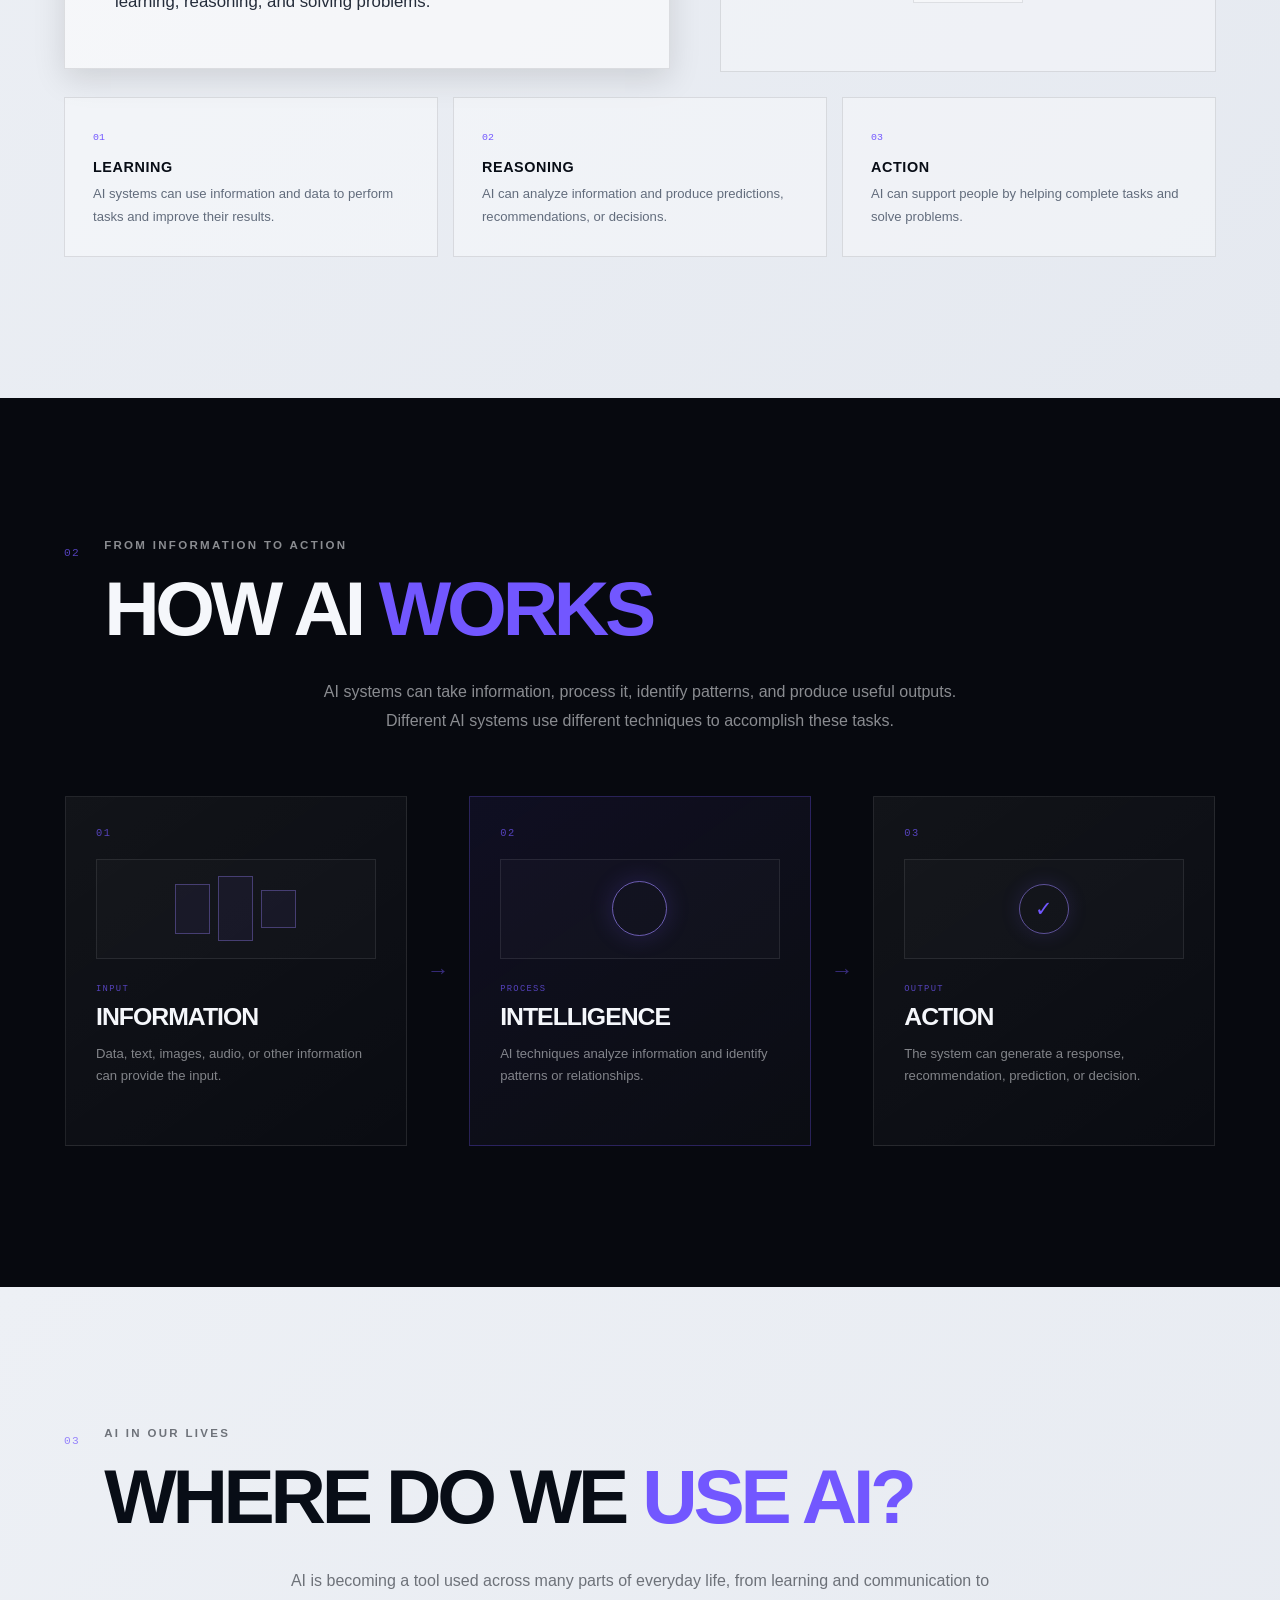
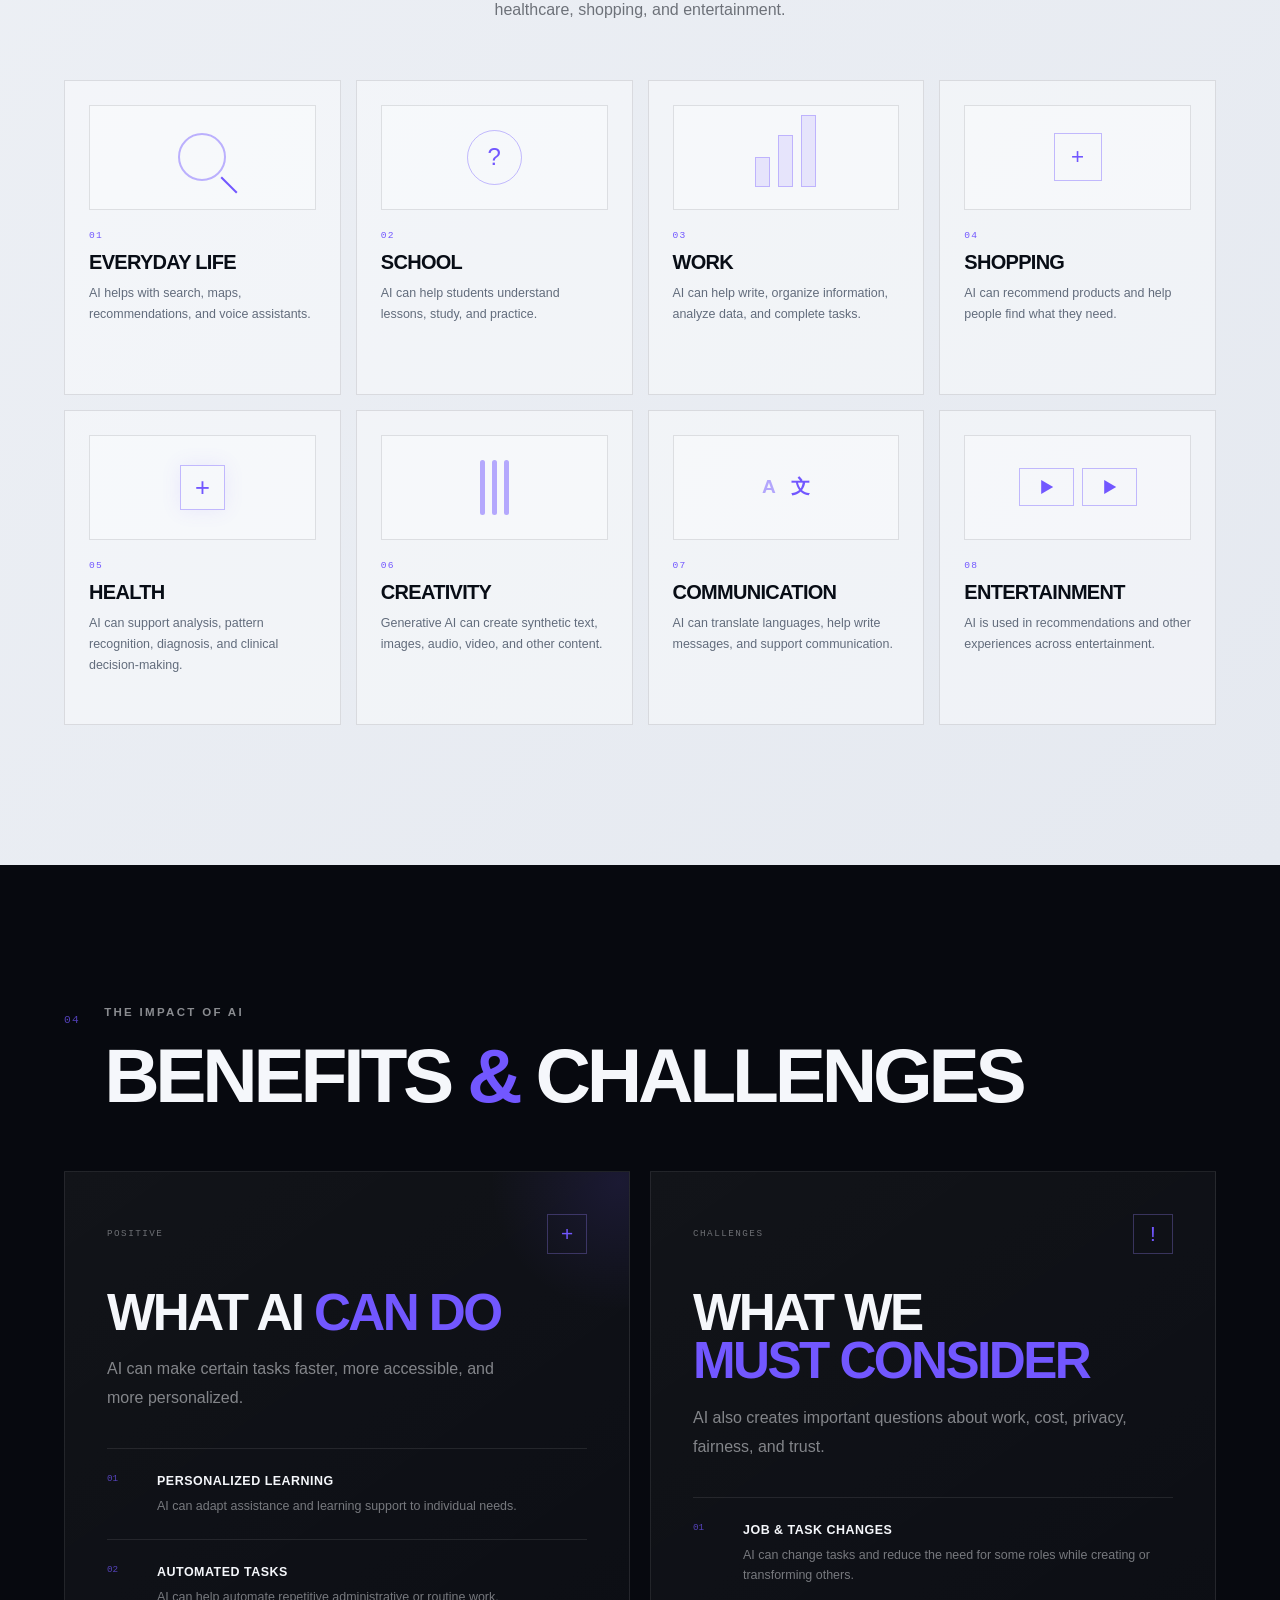
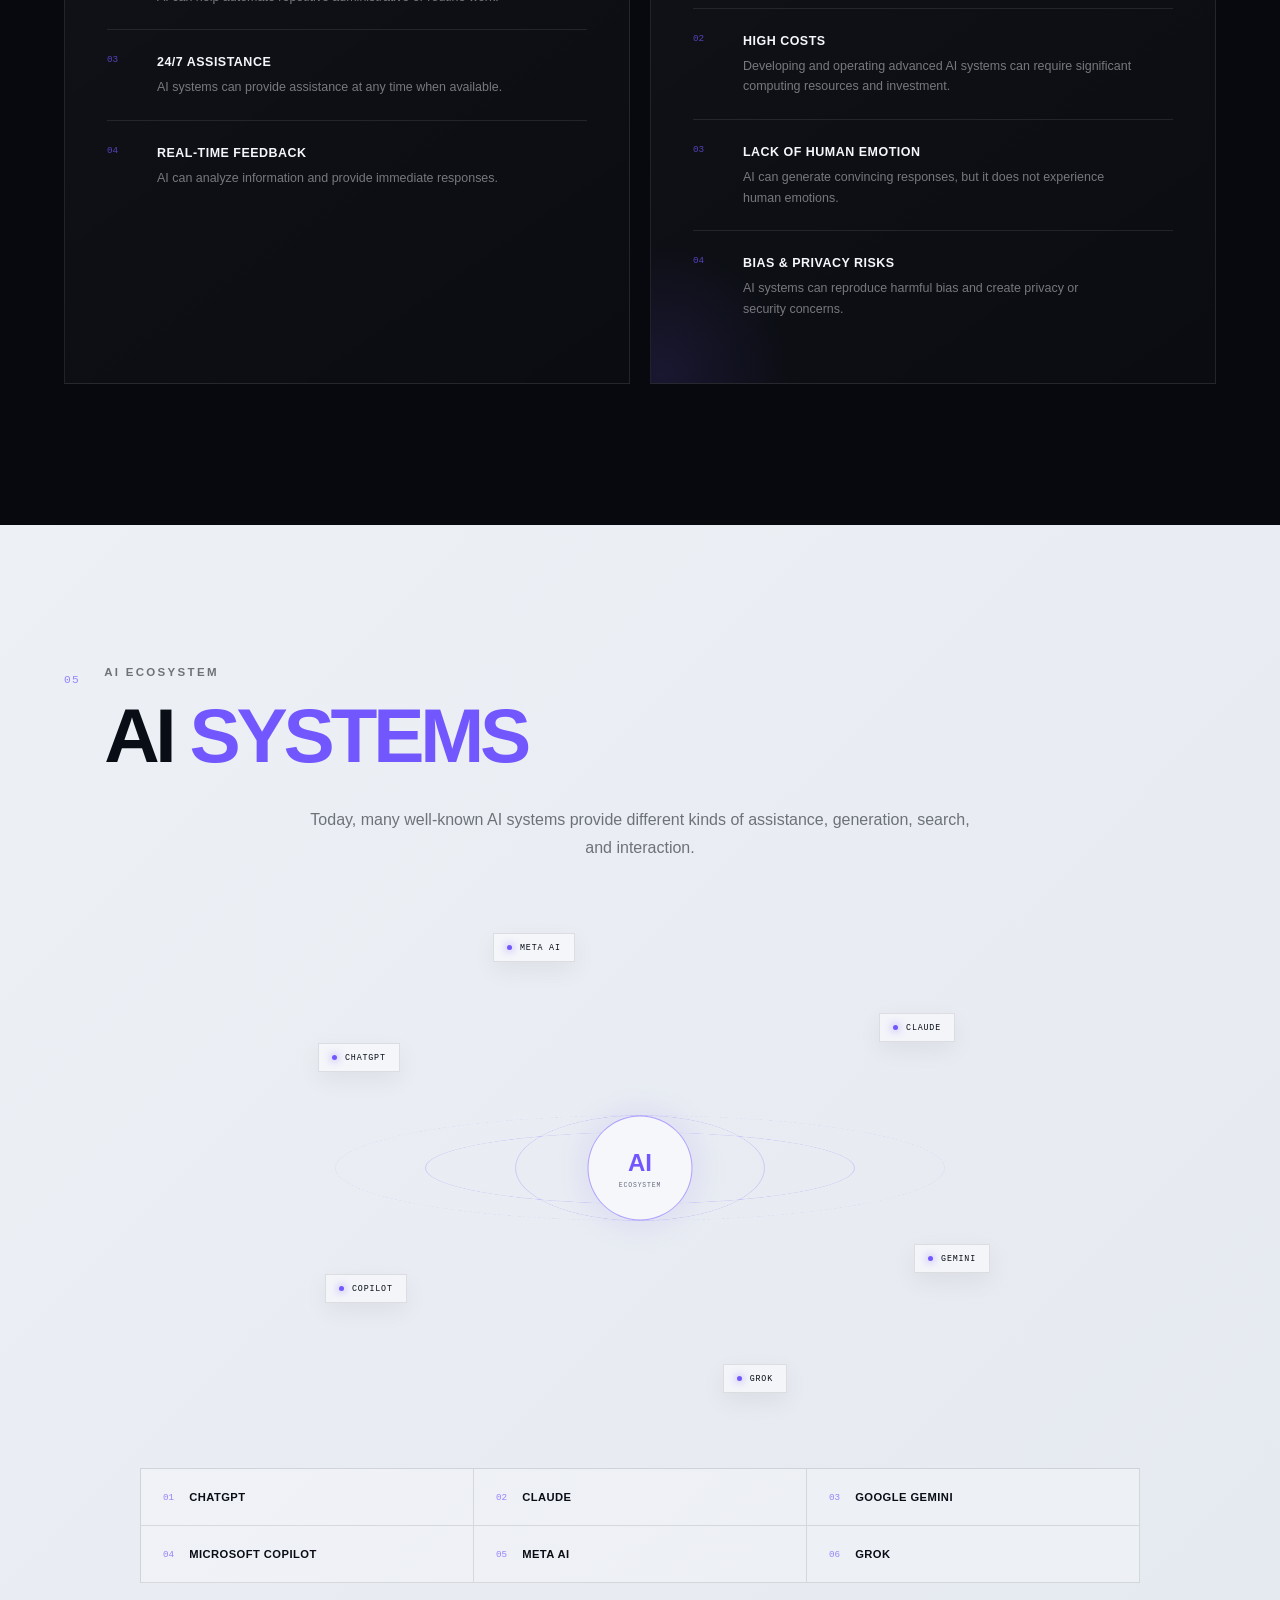
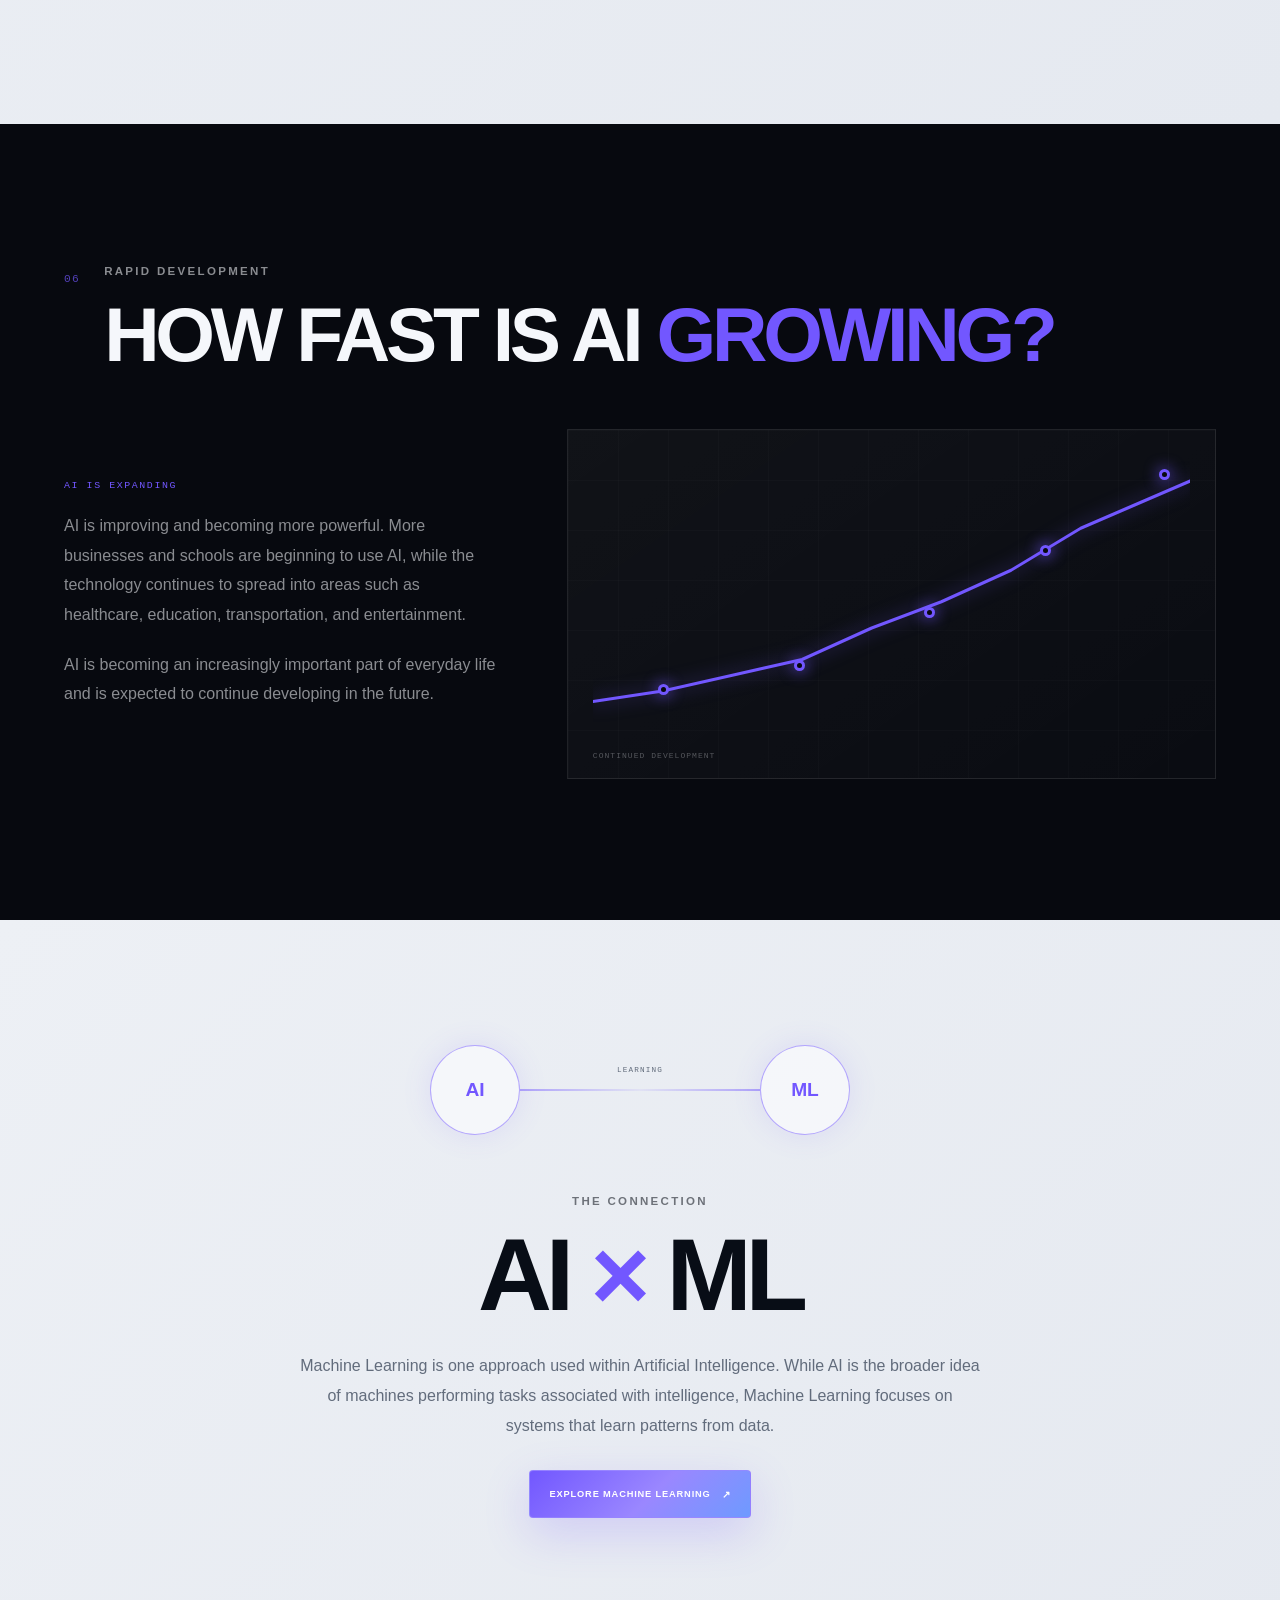
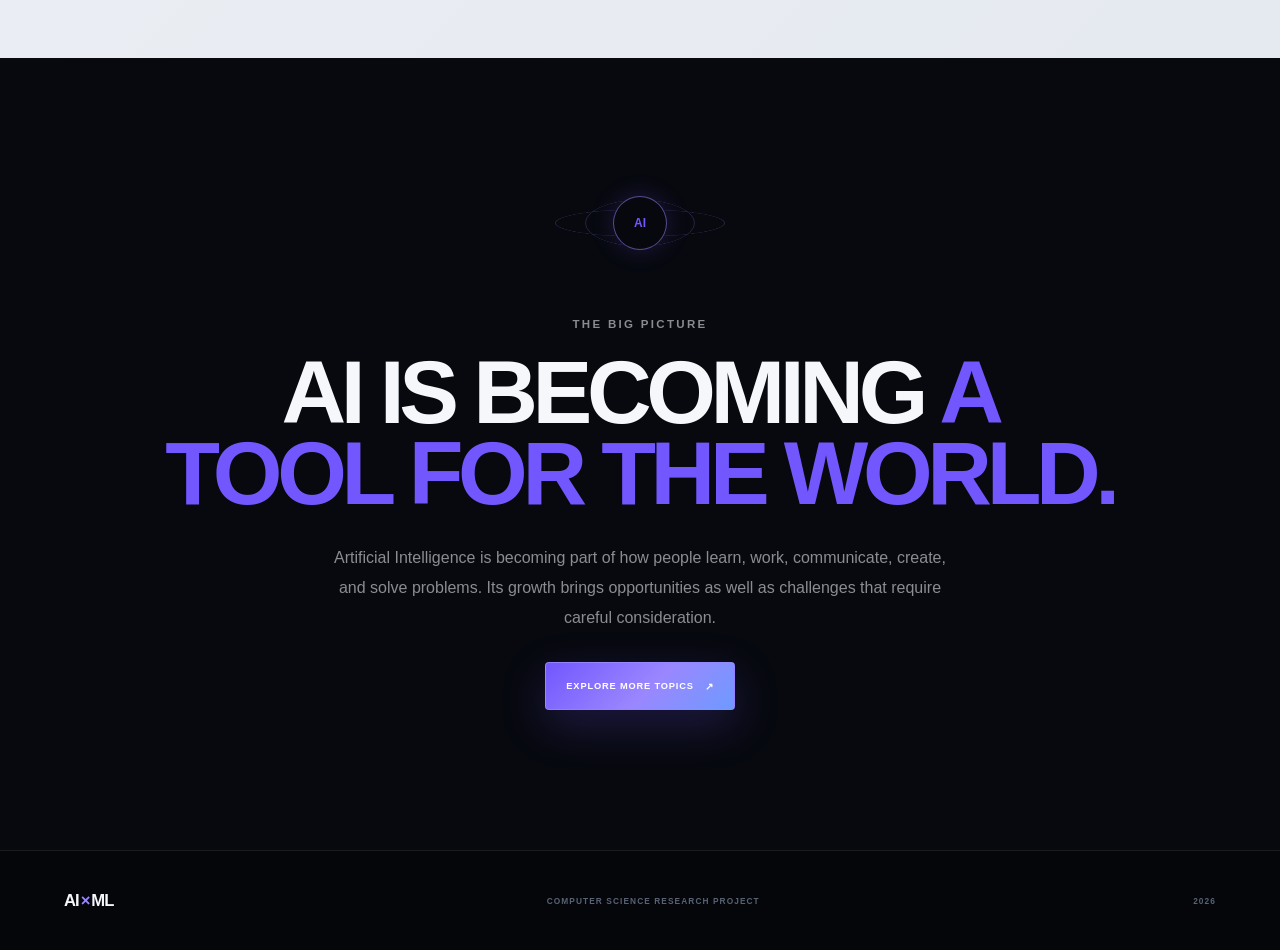
<file: ai.html>
<!DOCTYPE html>
<html lang="en">

<head>

    <meta charset="UTF-8">

    <meta
        name="viewport"
        content="width=device-width, initial-scale=1.0"
    >

    <meta
        name="description"
        content="An exploration of Artificial Intelligence, its applications, benefits, challenges, and growth."
    >

    <title>Artificial Intelligence | AI × Machine Learning</title>


    <!-- =========================
         SHARED STYLES
    ========================== -->

    <link rel="stylesheet" href="css/variables.css">
    <link rel="stylesheet" href="css/base.css">
    <link rel="stylesheet" href="css/layout.css">
    <link rel="stylesheet" href="css/components.css">
    <link rel="stylesheet" href="css/responsive.css">


    <!-- =========================
         PAGE STYLES
    ========================== -->

    <link rel="stylesheet" href="css/ai.css">

</head>


<body class="ai-page">


    <!-- =========================
         BACKGROUND
    ========================== -->

    <div class="background-grid"></div>

    <div class="background-glow glow-one"></div>
    <div class="background-glow glow-two"></div>



    <!-- =========================
         NAVIGATION
    ========================== -->

    <header class="navbar">

        <a
            href="index.html"
            class="logo"
            aria-label="AI and Machine Learning Research"
        >
            AI<span>×</span>ML
        </a>


        <nav class="nav-links">

            <a
                href="index.html#ai"
                class="nav-link"
            >
                AI
            </a>


            <a
                href="index.html#topics"
                class="nav-link"
            >
                History
            </a>


            <a
                href="index.html#ml"
                class="nav-link"
            >
                ML
            </a>


            <a
                href="index.html#message"
                class="nav-link"
            >
                Explore
            </a>

        </nav>


        <div class="nav-status">

            <span class="status-dot"></span>

            <span>
                AI RESEARCH
            </span>

        </div>


        <button
            class="menu-toggle"
            type="button"
            aria-label="Open navigation menu"
            aria-expanded="false"
            aria-controls="mobile-menu"
        >

            <span></span>
            <span></span>
            <span></span>

        </button>


        <div
            class="mobile-menu"
            id="mobile-menu"
        >

            <a
                href="index.html#ai"
                class="mobile-nav-link"
            >
                AI
            </a>


            <a
                href="index.html#topics"
                class="mobile-nav-link"
            >
                History
            </a>


            <a
                href="index.html#ml"
                class="mobile-nav-link"
            >
                ML
            </a>


            <a
                href="index.html#message"
                class="mobile-nav-link"
            >
                Explore
            </a>

        </div>

    </header>



    <main>


        <!-- =========================
             AI HERO
        ========================== -->

        <section
            class="ai-hero"
            id="top"
        >

            <div class="ai-hero-content">


                <div class="ai-eyebrow">
                    COMPUTER SCIENCE • ARTIFICIAL INTELLIGENCE
                </div>


                <h1>

                    <span>
                        ARTIFICIAL
                    </span>

                    <span class="accent">
                        INTELLIGENCE
                    </span>

                </h1>


                <p>
                    The technology behind systems that can learn,
                    reason, solve problems, and assist people
                    in everyday life.
                </p>


                <div class="ai-hero-actions">

                    <a
                        href="#definition"
                        class="button button-primary"
                    >
                        Explore AI
                        <span>↓</span>
                    </a>


                    <a
                        href="#applications"
                        class="button button-secondary"
                    >
                        Applications
                    </a>

                </div>

            </div>



            <!-- =========================
                 AI HERO VISUAL
            ========================== -->

            <div
                class="ai-hero-visual"
                aria-hidden="true"
            >

                <div class="ai-orbit orbit-one"></div>

                <div class="ai-orbit orbit-two"></div>

                <div class="ai-orbit orbit-three"></div>


                <div class="ai-connection connection-one"></div>
                <div class="ai-connection connection-two"></div>
                <div class="ai-connection connection-three"></div>
                <div class="ai-connection connection-four"></div>
                <div class="ai-connection connection-five"></div>
                <div class="ai-connection connection-six"></div>


                <div class="ai-node node-one"></div>
                <div class="ai-node node-two"></div>
                <div class="ai-node node-three"></div>
                <div class="ai-node node-four"></div>
                <div class="ai-node node-five"></div>
                <div class="ai-node node-six"></div>


                <div class="ai-core">

                    <span class="ai-core-symbol">
                        AI
                    </span>

                    <span class="ai-core-label">
                        INTELLIGENCE
                    </span>

                </div>


                <div class="ai-data data-one">
                    LEARN
                </div>

                <div class="ai-data data-two">
                    THINK
                </div>

                <div class="ai-data data-three">
                    CREATE
                </div>

                <div class="ai-data data-four">
                    ADAPT
                </div>

            </div>


            <div class="ai-scroll-indicator">

                <span>
                    SCROLL TO EXPLORE
                </span>

                <div></div>

            </div>

        </section>



        <!-- =========================
             WHAT IS AI
        ========================== -->

        <section
            class="ai-section ai-definition-section"
            id="definition"
        >

            <div class="ai-section-header">

                <div class="ai-section-number">
                    01
                </div>


                <div>

                    <div class="ai-eyebrow">
                        ARTIFICIAL INTELLIGENCE
                    </div>

                    <h2>
                        WHAT IS AI?
                    </h2>

                </div>

            </div>


            <div class="definition-layout">


                <div class="definition-main">

                    <div class="definition-label">
                        DEFINITION
                    </div>


                    <h3>
                        ARTIFICIAL
                        <span class="accent">
                            INTELLIGENCE
                        </span>
                    </h3>


                    <p class="definition-text">
                        Artificial intelligence (AI) is technology
                        that allows computers and machines to do
                        tasks that normally need human intelligence,
                        like learning, reasoning, and solving problems.
                    </p>

                </div>



                <div class="definition-visual">

                    <div class="definition-ring ring-a"></div>
                    <div class="definition-ring ring-b"></div>
                    <div class="definition-ring ring-c"></div>


                    <div class="definition-core">
                        AI
                    </div>


                    <span class="definition-tag tag-a">
                        LEARNING
                    </span>

                    <span class="definition-tag tag-b">
                        REASONING
                    </span>

                    <span class="definition-tag tag-c">
                        PROBLEM SOLVING
                    </span>

                </div>

            </div>



            <div class="definition-points">


                <div class="definition-point">

                    <span>
                        01
                    </span>

                    <strong>
                        LEARNING
                    </strong>

                    <p>
                        AI systems can use information and data
                        to perform tasks and improve their results.
                    </p>

                </div>


                <div class="definition-point">

                    <span>
                        02
                    </span>

                    <strong>
                        REASONING
                    </strong>

                    <p>
                        AI can analyze information and produce
                        predictions, recommendations, or decisions.
                    </p>

                </div>


                <div class="definition-point">

                    <span>
                        03
                    </span>

                    <strong>
                        ACTION
                    </strong>

                    <p>
                        AI can support people by helping complete
                        tasks and solve problems.
                    </p>

                </div>

            </div>

        </section>



        <!-- =========================
             AI PIPELINE
        ========================== -->

        <section class="ai-process-section">

            <div class="ai-section-header">

                <div class="ai-section-number">
                    02
                </div>


                <div>

                    <div class="ai-eyebrow">
                        FROM INFORMATION TO ACTION
                    </div>

                    <h2>
                        HOW AI
                        <span class="accent">
                            WORKS
                        </span>
                    </h2>

                </div>

            </div>


            <div class="process-intro">

                <p>
                    AI systems can take information, process it,
                    identify patterns, and produce useful outputs.
                    Different AI systems use different techniques
                    to accomplish these tasks.
                </p>

            </div>


            <div class="process-flow">


                <div class="process-card">

                    <div class="process-number">
                        01
                    </div>

                    <div class="process-visual process-input">
                        <span></span>
                        <span></span>
                        <span></span>
                    </div>

                    <div class="process-label">
                        INPUT
                    </div>

                    <h3>
                        INFORMATION
                    </h3>

                    <p>
                        Data, text, images, audio, or other
                        information can provide the input.
                    </p>

                </div>



                <div class="process-arrow">
                    →
                </div>



                <div class="process-card process-featured">

                    <div class="process-number">
                        02
                    </div>

                    <div class="process-visual process-core">

                        <div></div>

                    </div>

                    <div class="process-label">
                        PROCESS
                    </div>

                    <h3>
                        INTELLIGENCE
                    </h3>

                    <p>
                        AI techniques analyze information and
                        identify patterns or relationships.
                    </p>

                </div>



                <div class="process-arrow">
                    →
                </div>



                <div class="process-card">

                    <div class="process-number">
                        03
                    </div>

                    <div class="process-visual process-output">

                        <span>
                            ✓
                        </span>

                    </div>

                    <div class="process-label">
                        OUTPUT
                    </div>

                    <h3>
                        ACTION
                    </h3>

                    <p>
                        The system can generate a response,
                        recommendation, prediction, or decision.
                    </p>

                </div>

            </div>

        </section>



        <!-- =========================
             AI IN EVERYDAY LIFE
        ========================== -->

        <section
            class="ai-section applications-section"
            id="applications"
        >

            <div class="ai-section-header">

                <div class="ai-section-number">
                    03
                </div>


                <div>

                    <div class="ai-eyebrow">
                        AI IN OUR LIVES
                    </div>

                    <h2>
                        WHERE DO WE
                        <span class="accent">
                            USE AI?
                        </span>
                    </h2>

                </div>

            </div>


            <p class="section-intro">
                AI is becoming a tool used across many parts of
                everyday life, from learning and communication
                to healthcare, shopping, and entertainment.
            </p>



            <div class="application-grid">


                <article class="application-card">

                    <div class="application-visual visual-search">
                        <span></span>
                    </div>

                    <span class="application-number">
                        01
                    </span>

                    <h3>
                        EVERYDAY LIFE
                    </h3>

                    <p>
                        AI helps with search, maps, recommendations,
                        and voice assistants.
                    </p>

                </article>



                <article class="application-card">

                    <div class="application-visual visual-school">
                        <span>?</span>
                    </div>

                    <span class="application-number">
                        02
                    </span>

                    <h3>
                        SCHOOL
                    </h3>

                    <p>
                        AI can help students understand lessons,
                        study, and practice.
                    </p>

                </article>



                <article class="application-card">

                    <div class="application-visual visual-work">
                        <span></span>
                        <span></span>
                        <span></span>
                    </div>

                    <span class="application-number">
                        03
                    </span>

                    <h3>
                        WORK
                    </h3>

                    <p>
                        AI can help write, organize information,
                        analyze data, and complete tasks.
                    </p>

                </article>



                <article class="application-card">

                    <div class="application-visual visual-shopping">
                        <span>+</span>
                    </div>

                    <span class="application-number">
                        04
                    </span>

                    <h3>
                        SHOPPING
                    </h3>

                    <p>
                        AI can recommend products and help people
                        find what they need.
                    </p>

                </article>



                <article class="application-card">

                    <div class="application-visual visual-health">
                        <span>+</span>
                    </div>

                    <span class="application-number">
                        05
                    </span>

                    <h3>
                        HEALTH
                    </h3>

                    <p>
                        AI can support analysis, pattern recognition,
                        diagnosis, and clinical decision-making.
                    </p>

                </article>



                <article class="application-card">

                    <div class="application-visual visual-creative">

                        <span></span>
                        <span></span>
                        <span></span>

                    </div>

                    <span class="application-number">
                        06
                    </span>

                    <h3>
                        CREATIVITY
                    </h3>

                    <p>
                        Generative AI can create synthetic text,
                        images, audio, video, and other content.
                    </p>

                </article>



                <article class="application-card">

                    <div class="application-visual visual-language">
                        <span>A</span>
                        <span>文</span>
                    </div>

                    <span class="application-number">
                        07
                    </span>

                    <h3>
                        COMMUNICATION
                    </h3>

                    <p>
                        AI can translate languages, help write
                        messages, and support communication.
                    </p>

                </article>



                <article class="application-card">

                    <div class="application-visual visual-media">

                        <span></span>
                        <span></span>

                    </div>

                    <span class="application-number">
                        08
                    </span>

                    <h3>
                        ENTERTAINMENT
                    </h3>

                    <p>
                        AI is used in recommendations and
                        other experiences across entertainment.
                    </p>

                </article>

            </div>

        </section>



        <!-- =========================
             BENEFITS VS CHALLENGES
        ========================== -->

        <section class="contrast-section">


            <div class="ai-section-header">

                <div class="ai-section-number">
                    04
                </div>


                <div>

                    <div class="ai-eyebrow">
                        THE IMPACT OF AI
                    </div>

                    <h2>
                        BENEFITS
                        <span class="accent">
                            &amp;
                        </span>
                        CHALLENGES
                    </h2>

                </div>

            </div>



            <div class="contrast-grid">


                <!-- BENEFITS -->

                <div class="contrast-panel benefits-panel">

                    <div class="contrast-top">

                        <span class="contrast-index">
                            POSITIVE
                        </span>

                        <span class="contrast-symbol">
                            +
                        </span>

                    </div>


                    <h3>
                        WHAT AI
                        <span class="accent">
                            CAN DO
                        </span>
                    </h3>


                    <p class="contrast-description">
                        AI can make certain tasks faster, more
                        accessible, and more personalized.
                    </p>



                    <div class="impact-list">


                        <div class="impact-item">

                            <span>
                                01
                            </span>

                            <div>

                                <strong>
                                    PERSONALIZED LEARNING
                                </strong>

                                <p>
                                    AI can adapt assistance and
                                    learning support to individual needs.
                                </p>

                            </div>

                        </div>


                        <div class="impact-item">

                            <span>
                                02
                            </span>

                            <div>

                                <strong>
                                    AUTOMATED TASKS
                                </strong>

                                <p>
                                    AI can help automate repetitive
                                    administrative or routine work.
                                </p>

                            </div>

                        </div>


                        <div class="impact-item">

                            <span>
                                03
                            </span>

                            <div>

                                <strong>
                                    24/7 ASSISTANCE
                                </strong>

                                <p>
                                    AI systems can provide assistance
                                    at any time when available.
                                </p>

                            </div>

                        </div>


                        <div class="impact-item">

                            <span>
                                04
                            </span>

                            <div>

                                <strong>
                                    REAL-TIME FEEDBACK
                                </strong>

                                <p>
                                    AI can analyze information and
                                    provide immediate responses.
                                </p>

                            </div>

                        </div>

                    </div>

                </div>



                <!-- CHALLENGES -->

                <div class="contrast-panel challenges-panel">

                    <div class="contrast-top">

                        <span class="contrast-index">
                            CHALLENGES
                        </span>

                        <span class="contrast-symbol">
                            !
                        </span>

                    </div>


                    <h3>
                        WHAT WE
                        <span class="accent">
                            MUST CONSIDER
                        </span>
                    </h3>


                    <p class="contrast-description">
                        AI also creates important questions about
                        work, cost, privacy, fairness, and trust.
                    </p>



                    <div class="impact-list">


                        <div class="impact-item">

                            <span>
                                01
                            </span>

                            <div>

                                <strong>
                                    JOB &amp; TASK CHANGES
                                </strong>

                                <p>
                                    AI can change tasks and reduce the
                                    need for some roles while creating
                                    or transforming others.
                                </p>

                            </div>

                        </div>


                        <div class="impact-item">

                            <span>
                                02
                            </span>

                            <div>

                                <strong>
                                    HIGH COSTS
                                </strong>

                                <p>
                                    Developing and operating advanced
                                    AI systems can require significant
                                    computing resources and investment.
                                </p>

                            </div>

                        </div>


                        <div class="impact-item">

                            <span>
                                03
                            </span>

                            <div>

                                <strong>
                                    LACK OF HUMAN EMOTION
                                </strong>

                                <p>
                                    AI can generate convincing responses,
                                    but it does not experience human emotions.
                                </p>

                            </div>

                        </div>


                        <div class="impact-item">

                            <span>
                                04
                            </span>

                            <div>

                                <strong>
                                    BIAS &amp; PRIVACY RISKS
                                </strong>

                                <p>
                                    AI systems can reproduce harmful bias
                                    and create privacy or security concerns.
                                </p>

                            </div>

                        </div>

                    </div>

                </div>

            </div>

        </section>



        <!-- =========================
             WELL-KNOWN AI SYSTEMS
        ========================== -->

        <section class="systems-section">

            <div class="ai-section-header">

                <div class="ai-section-number">
                    05
                </div>


                <div>

                    <div class="ai-eyebrow">
                        AI ECOSYSTEM
                    </div>

                    <h2>
                        AI
                        <span class="accent">
                            SYSTEMS
                        </span>
                    </h2>

                </div>

            </div>


            <p class="section-intro">
                Today, many well-known AI systems provide different
                kinds of assistance, generation, search, and interaction.
            </p>



            <div class="systems-visual">


                <div class="system-orbit system-orbit-one"></div>

                <div class="system-orbit system-orbit-two"></div>

                <div class="system-orbit system-orbit-three"></div>


                <div class="system-center">

                    <span>
                        AI
                    </span>

                    <small>
                        ECOSYSTEM
                    </small>

                </div>


                <div class="system-label system-chatgpt">
                    <span></span>
                    CHATGPT
                </div>

                <div class="system-label system-claude">
                    <span></span>
                    CLAUDE
                </div>

                <div class="system-label system-gemini">
                    <span></span>
                    GEMINI
                </div>

                <div class="system-label system-copilot">
                    <span></span>
                    COPILOT
                </div>

                <div class="system-label system-meta">
                    <span></span>
                    META AI
                </div>

                <div class="system-label system-grok">
                    <span></span>
                    GROK
                </div>

            </div>



            <div class="systems-list">

                <div>
                    <span>01</span>
                    <strong>CHATGPT</strong>
                </div>

                <div>
                    <span>02</span>
                    <strong>CLAUDE</strong>
                </div>

                <div>
                    <span>03</span>
                    <strong>GOOGLE GEMINI</strong>
                </div>

                <div>
                    <span>04</span>
                    <strong>MICROSOFT COPILOT</strong>
                </div>

                <div>
                    <span>05</span>
                    <strong>META AI</strong>
                </div>

                <div>
                    <span>06</span>
                    <strong>GROK</strong>
                </div>

            </div>

        </section>



        <!-- =========================
             AI GROWTH
        ========================== -->

        <section class="growth-section">

            <div class="ai-section-header">

                <div class="ai-section-number">
                    06
                </div>


                <div>

                    <div class="ai-eyebrow">
                        RAPID DEVELOPMENT
                    </div>

                    <h2>
                        HOW FAST IS AI
                        <span class="accent">
                            GROWING?
                        </span>
                    </h2>

                </div>

            </div>


            <div class="growth-layout">


                <div class="growth-copy">

                    <div class="growth-label">
                        AI IS EXPANDING
                    </div>


                    <p>
                        AI is improving and becoming more powerful.
                        More businesses and schools are beginning
                        to use AI, while the technology continues
                        to spread into areas such as healthcare,
                        education, transportation, and entertainment.
                    </p>


                    <p>
                        AI is becoming an increasingly important
                        part of everyday life and is expected to
                        continue developing in the future.
                    </p>

                </div>



                <div class="growth-visual">


                    <div class="growth-grid-lines"></div>


                    <div class="growth-line">

                        <svg
                            viewBox="0 0 600 260"
                            preserveAspectRatio="none"
                            aria-hidden="true"
                        >

                            <polyline
                                points="0,230 70,220 140,205 210,190 280,160 350,135 420,105 490,65 600,20"
                            />

                        </svg>

                    </div>


                    <div class="growth-point point-1">
                        <span></span>
                    </div>

                    <div class="growth-point point-2">
                        <span></span>
                    </div>

                    <div class="growth-point point-3">
                        <span></span>
                    </div>

                    <div class="growth-point point-4">
                        <span></span>
                    </div>

                    <div class="growth-point point-5">
                        <span></span>
                    </div>


                    <div class="growth-axis-label">
                        CONTINUED DEVELOPMENT
                    </div>

                </div>

            </div>

        </section>



        <!-- =========================
             AI × ML
        ========================== -->

        <section class="transition-section">


            <div class="transition-visual">

                <div class="transition-circle circle-ai">
                    AI
                </div>


                <div class="transition-line"></div>


                <div class="transition-circle circle-ml">
                    ML
                </div>

            </div>


            <div class="ai-eyebrow">
                THE CONNECTION
            </div>


            <h2>
                AI
                <span class="accent">
                    ×
                </span>
                ML
            </h2>


            <p>
                Machine Learning is one approach used within
                Artificial Intelligence. While AI is the broader
                idea of machines performing tasks associated
                with intelligence, Machine Learning focuses on
                systems that learn patterns from data.
            </p>


            <a
                href="ml.html"
                class="button button-primary"
            >
                Explore Machine Learning
                <span>↗</span>
            </a>

        </section>



        <!-- =========================
             SUMMARY
        ========================== -->

        <section class="ai-summary-section">

            <div class="ai-summary-visual">

                <div class="summary-ring ring-one"></div>
                <div class="summary-ring ring-two"></div>

                <div class="summary-core">
                    AI
                </div>

            </div>


            <div class="ai-eyebrow">
                THE BIG PICTURE
            </div>


            <h2>
                AI IS BECOMING
                <span class="accent">
                    A TOOL FOR THE WORLD.
                </span>
            </h2>


            <p>
                Artificial Intelligence is becoming part of how
                people learn, work, communicate, create, and solve
                problems. Its growth brings opportunities as well
                as challenges that require careful consideration.
            </p>


            <a
                href="index.html#topics"
                class="button button-primary"
            >
                Explore More Topics
                <span>↗</span>
            </a>

        </section>


    </main>



    <!-- =========================
         FOOTER
    ========================== -->

    <footer class="footer">

        <div class="footer-logo">
            AI<span>×</span>ML
        </div>


        <div class="footer-text">
            COMPUTER SCIENCE RESEARCH PROJECT
        </div>


        <div class="footer-year">
            2026
        </div>

    </footer>



    <!-- =========================
         JAVASCRIPT
    ========================== -->

    <script src="js/script.js"></script>

</body>

</html>
</file>
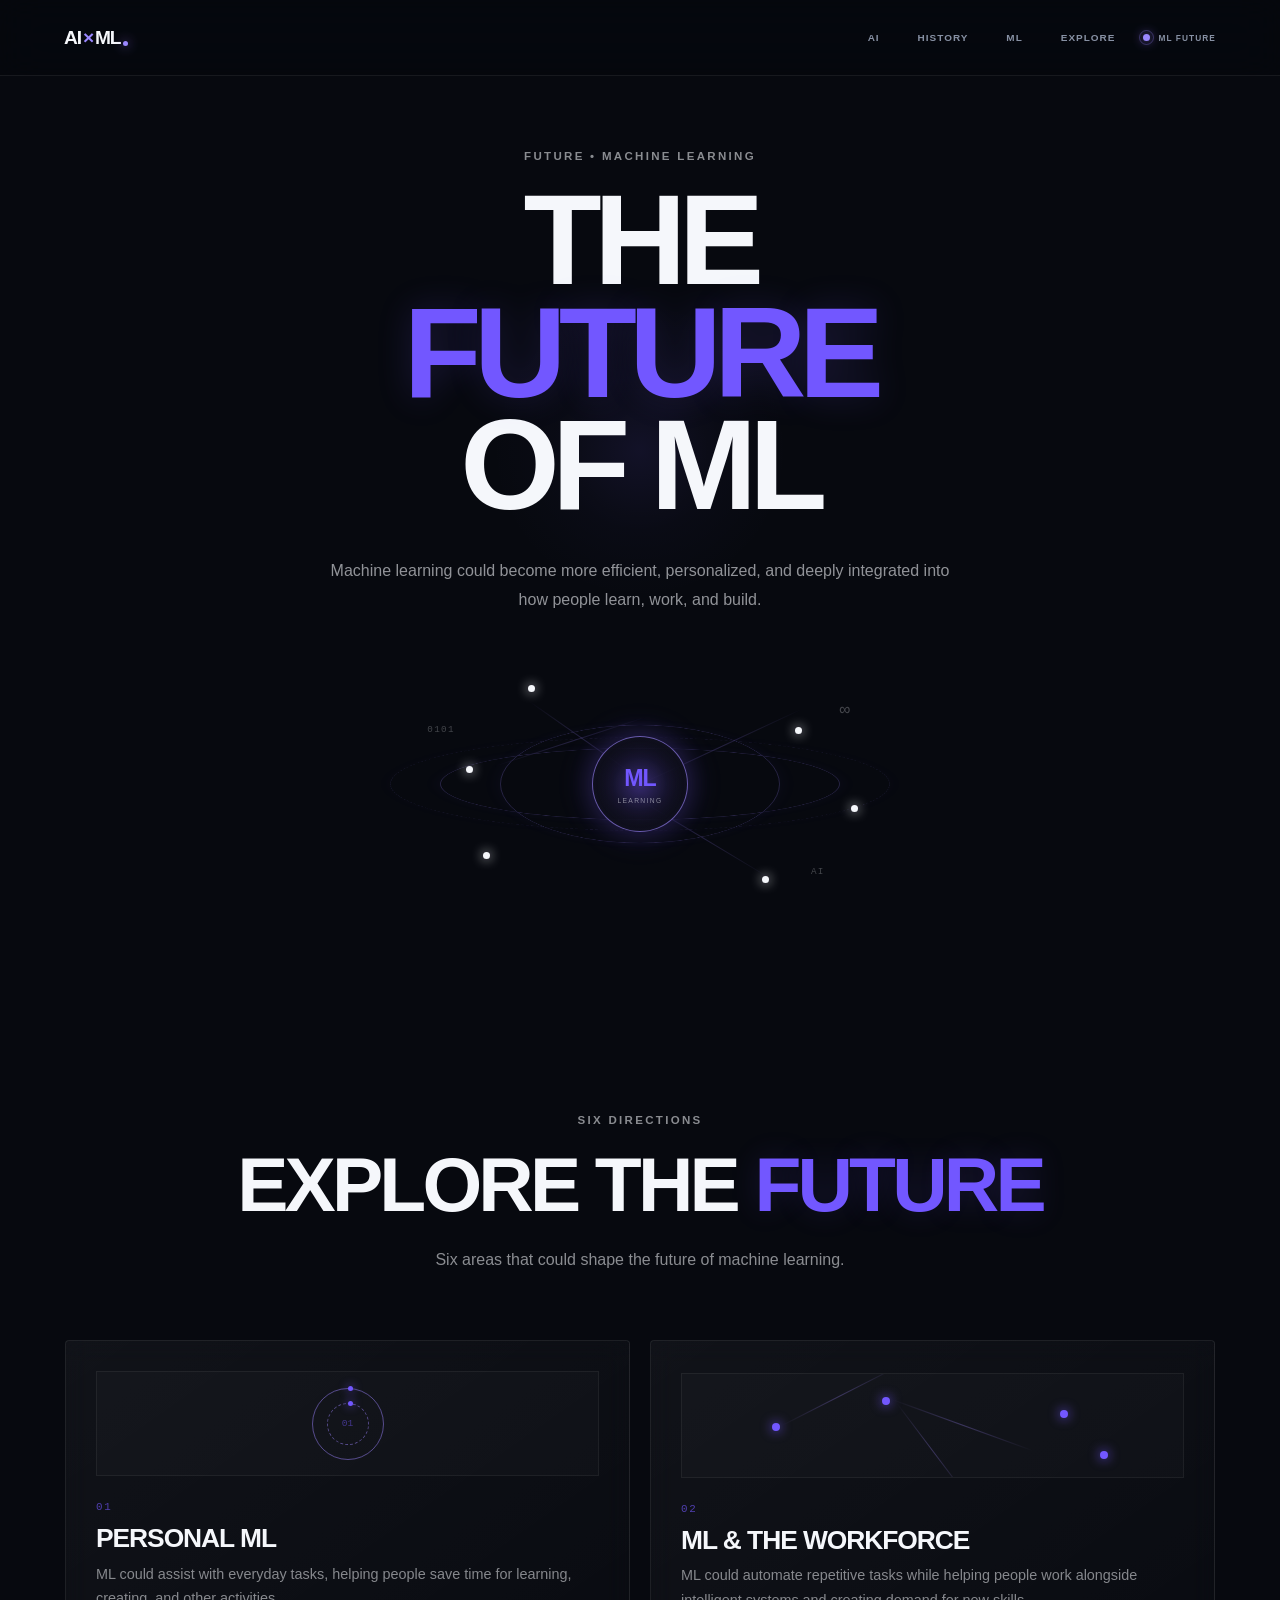
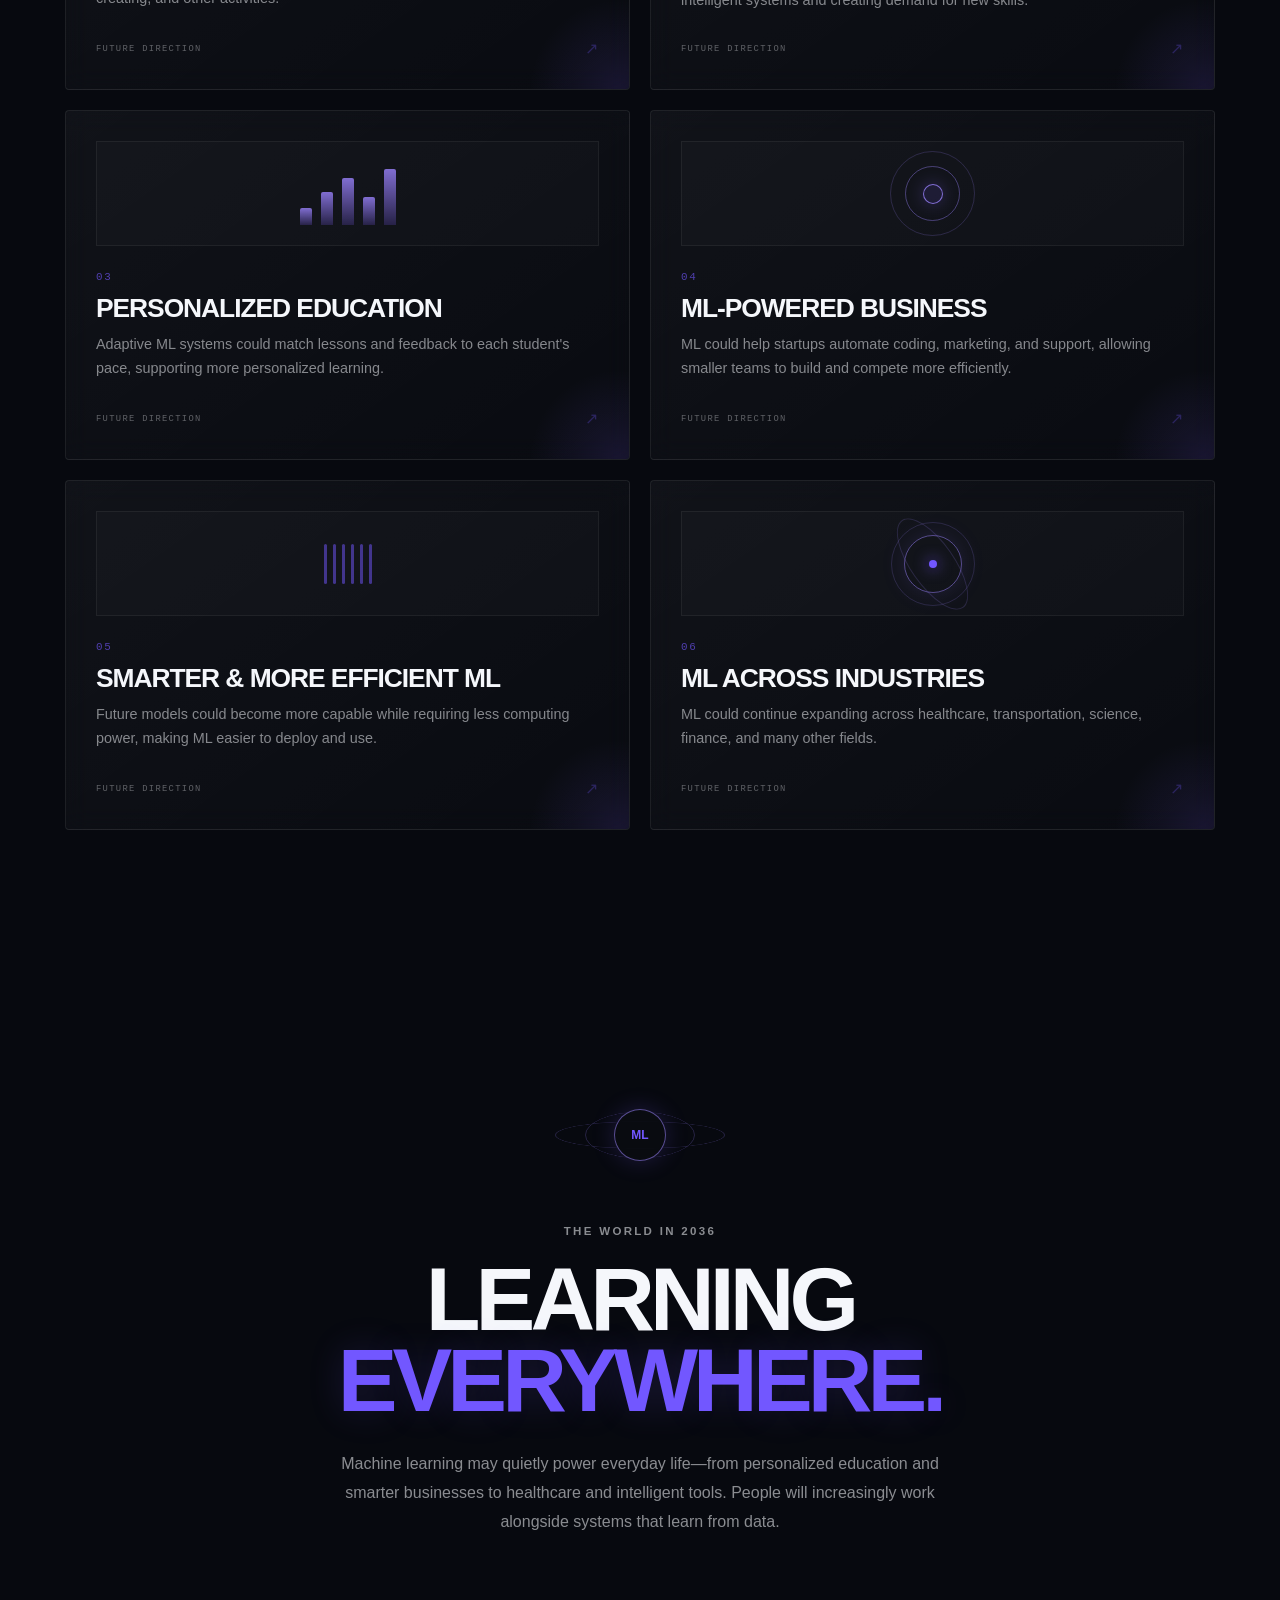
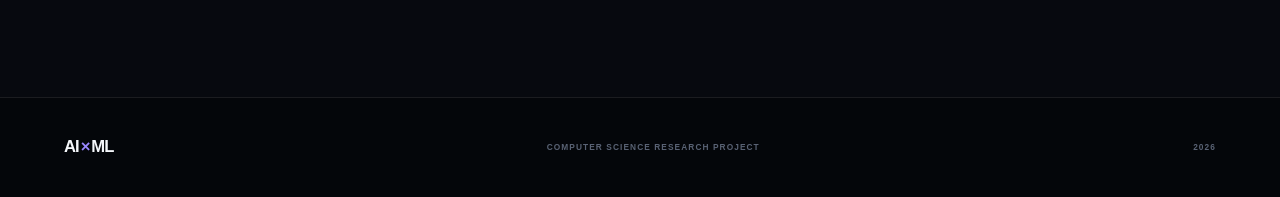
<file: ml-future.html>
<!DOCTYPE html>
<html lang="en">

<head>

    <meta charset="UTF-8">

    <meta
        name="viewport"
        content="width=device-width, initial-scale=1.0"
    >

    <meta
        name="description"
        content="An exploration of the future of Machine Learning."
    >

    <title>ML Future | AI × Machine Learning</title>


    <!-- =========================
         SHARED STYLES
    ========================== -->

    <link rel="stylesheet" href="css/variables.css">
    <link rel="stylesheet" href="css/base.css">
    <link rel="stylesheet" href="css/layout.css">
    <link rel="stylesheet" href="css/components.css">
    <link rel="stylesheet" href="css/responsive.css">


    <!-- =========================
         PAGE STYLES
    ========================== -->

    <link rel="stylesheet" href="css/future.css">

</head>


<body class="future-page">


    <!-- =========================
         BACKGROUND
    ========================== -->

    <div class="background-grid"></div>

    <div class="background-glow glow-one"></div>
    <div class="background-glow glow-two"></div>



    <!-- =========================
         NAVIGATION
    ========================== -->

    <header class="navbar">

        <a
            href="index.html"
            class="logo"
            aria-label="AI and Machine Learning Research"
        >
            AI<span>×</span>ML
        </a>


        <nav class="nav-links">

            <a
                href="index.html#ai"
                class="nav-link"
            >
                AI
            </a>


            <a
                href="index.html#topics"
                class="nav-link"
            >
                History
            </a>


            <a
                href="index.html#ml"
                class="nav-link"
            >
                ML
            </a>


            <a
                href="index.html#message"
                class="nav-link"
            >
                Explore
            </a>

        </nav>


        <div class="nav-status">

            <span class="status-dot"></span>

            <span>
                ML FUTURE
            </span>

        </div>


        <button
            class="menu-toggle"
            type="button"
            aria-label="Open navigation menu"
            aria-expanded="false"
            aria-controls="mobile-menu"
        >

            <span></span>
            <span></span>
            <span></span>

        </button>


        <div
            class="mobile-menu"
            id="mobile-menu"
        >

            <a
                href="index.html#ai"
                class="mobile-nav-link"
            >
                AI
            </a>


            <a
                href="index.html#topics"
                class="mobile-nav-link"
            >
                History
            </a>


            <a
                href="index.html#ml"
                class="mobile-nav-link"
            >
                ML
            </a>


            <a
                href="index.html#message"
                class="mobile-nav-link"
            >
                Explore
            </a>

        </div>

    </header>



    <main>


        <!-- =========================
             FUTURE HERO
        ========================== -->

        <section class="future-hero">

            <div class="future-hero-content">


                <div class="future-eyebrow">
                    FUTURE • MACHINE LEARNING
                </div>


                <h1>

                    <span>
                        THE
                    </span>

                    <span class="accent">
                        FUTURE
                    </span>

                    <span>
                        OF ML
                    </span>

                </h1>


                <p class="future-intro">
                    Machine learning could become more efficient,
                    personalized, and deeply integrated into how people
                    learn, work, and build.
                </p>


            </div>



            <!-- =========================
                 ML FUTURE CORE
            ========================== -->

            <div
                class="future-core"
                aria-hidden="true"
            >

                <div class="core-orbit orbit-one"></div>

                <div class="core-orbit orbit-two"></div>

                <div class="core-orbit orbit-three"></div>


                <div class="core-line line-one"></div>
                <div class="core-line line-two"></div>
                <div class="core-line line-three"></div>
                <div class="core-line line-four"></div>


                <div class="core-node node-one"></div>
                <div class="core-node node-two"></div>
                <div class="core-node node-three"></div>
                <div class="core-node node-four"></div>
                <div class="core-node node-five"></div>
                <div class="core-node node-six"></div>


                <div class="future-core-center">

                    <span class="core-symbol">
                        ML
                    </span>

                    <span class="core-label">
                        LEARNING
                    </span>

                </div>


                <div class="core-data data-one">
                    0101
                </div>

                <div class="core-data data-two">
                    ∞
                </div>

                <div class="core-data data-three">
                    AI
                </div>

            </div>


        </section>



        <!-- =========================
             FUTURE DIRECTIONS
        ========================== -->

        <section class="future-section">


            <div class="future-section-heading">

                <div class="future-eyebrow">
                    SIX DIRECTIONS
                </div>


                <h2>
                    EXPLORE THE
                    <span class="accent">
                        FUTURE
                    </span>
                </h2>


                <p>
                    Six areas that could shape the future of
                    machine learning.
                </p>

            </div>



            <!-- =========================
                 FUTURE GRID
            ========================== -->

            <div class="future-grid">


                <!-- CARD 01 -->

                <article class="future-card">

                    <div class="future-card-visual visual-ring">

                        <div class="visual-ring-circle"></div>
                        <div class="visual-ring-circle small"></div>

                        <span>
                            01
                        </span>

                    </div>


                    <div class="future-card-number">
                        01
                    </div>


                    <h3>
                        PERSONAL ML
                    </h3>


                    <p>
                        ML could assist with everyday tasks,
                        helping people save time for learning,
                        creating, and other activities.
                    </p>


                    <div class="future-card-footer">

                        <span>
                            FUTURE DIRECTION
                        </span>

                        <span class="future-arrow">
                            ↗
                        </span>

                    </div>

                </article>



                <!-- CARD 02 -->

                <article class="future-card">

                    <div class="future-card-visual visual-network">

                        <span class="network-dot dot-a"></span>
                        <span class="network-dot dot-b"></span>
                        <span class="network-dot dot-c"></span>
                        <span class="network-dot dot-d"></span>

                        <span class="network-line network-a"></span>
                        <span class="network-line network-b"></span>
                        <span class="network-line network-c"></span>

                    </div>


                    <div class="future-card-number">
                        02
                    </div>


                    <h3>
                        ML & THE WORKFORCE
                    </h3>


                    <p>
                        ML could automate repetitive tasks while
                        helping people work alongside intelligent
                        systems and creating demand for new skills.
                    </p>


                    <div class="future-card-footer">

                        <span>
                            FUTURE DIRECTION
                        </span>

                        <span class="future-arrow">
                            ↗
                        </span>

                    </div>

                </article>



                <!-- CARD 03 -->

                <article class="future-card">

                    <div class="future-card-visual visual-bars">

                        <span></span>
                        <span></span>
                        <span></span>
                        <span></span>
                        <span></span>

                    </div>


                    <div class="future-card-number">
                        03
                    </div>


                    <h3>
                        PERSONALIZED EDUCATION
                    </h3>


                    <p>
                        Adaptive ML systems could match lessons and
                        feedback to each student's pace, supporting
                        more personalized learning.
                    </p>


                    <div class="future-card-footer">

                        <span>
                            FUTURE DIRECTION
                        </span>

                        <span class="future-arrow">
                            ↗
                        </span>

                    </div>

                </article>



                <!-- CARD 04 -->

                <article class="future-card">

                    <div class="future-card-visual visual-target">

                        <div class="target-circle"></div>
                        <div class="target-circle middle"></div>
                        <div class="target-circle inner"></div>

                    </div>


                    <div class="future-card-number">
                        04
                    </div>


                    <h3>
                        ML-POWERED BUSINESS
                    </h3>


                    <p>
                        ML could help startups automate coding,
                        marketing, and support, allowing smaller teams
                        to build and compete more efficiently.
                    </p>


                    <div class="future-card-footer">

                        <span>
                            FUTURE DIRECTION
                        </span>

                        <span class="future-arrow">
                            ↗
                        </span>

                    </div>

                </article>



                <!-- CARD 05 -->

                <article class="future-card">

                    <div class="future-card-visual visual-wave">

                        <span></span>
                        <span></span>
                        <span></span>
                        <span></span>
                        <span></span>
                        <span></span>

                    </div>


                    <div class="future-card-number">
                        05
                    </div>


                    <h3>
                        SMARTER & MORE EFFICIENT ML
                    </h3>


                    <p>
                        Future models could become more capable while
                        requiring less computing power, making ML easier
                        to deploy and use.
                    </p>


                    <div class="future-card-footer">

                        <span>
                            FUTURE DIRECTION
                        </span>

                        <span class="future-arrow">
                            ↗
                        </span>

                    </div>

                </article>



                <!-- CARD 06 -->

                <article class="future-card future-card-final">

                    <div class="future-card-visual visual-core">

                        <div class="mini-core">

                            <span></span>

                        </div>

                    </div>


                    <div class="future-card-number">
                        06
                    </div>


                    <h3>
                        ML ACROSS INDUSTRIES
                    </h3>


                    <p>
                        ML could continue expanding across healthcare,
                        transportation, science, finance, and many
                        other fields.
                    </p>


                    <div class="future-card-footer">

                        <span>
                            FUTURE DIRECTION
                        </span>

                        <span class="future-arrow">
                            ↗
                        </span>

                    </div>

                </article>


            </div>

        </section>



        <!-- =========================
             THE WORLD IN 2036
        ========================== -->

        <section class="future-end">

            <div class="future-end-visual">

                <div class="end-orbit orbit-a"></div>
                <div class="end-orbit orbit-b"></div>

                <div class="end-core">
                    ML
                </div>

            </div>


            <div class="future-eyebrow">
                THE WORLD IN 2036
            </div>


            <h2>
                LEARNING
                <span class="accent">
                    EVERYWHERE.
                </span>
            </h2>


            <p>
                Machine learning may quietly power everyday life—from
                personalized education and smarter businesses to
                healthcare and intelligent tools. People will increasingly
                work alongside systems that learn from data.
            </p>

        </section>


    </main>



    <!-- =========================
         FOOTER
    ========================== -->

    <footer class="footer">

        <div class="footer-logo">
            AI<span>×</span>ML
        </div>

        <div class="footer-text">
            COMPUTER SCIENCE RESEARCH PROJECT
        </div>

        <div class="footer-year">
            2026
        </div>

    </footer>



    <!-- =========================
         JAVASCRIPT
    ========================== -->

    <script src="js/script.js"></script>

</body>

</html>
</file>
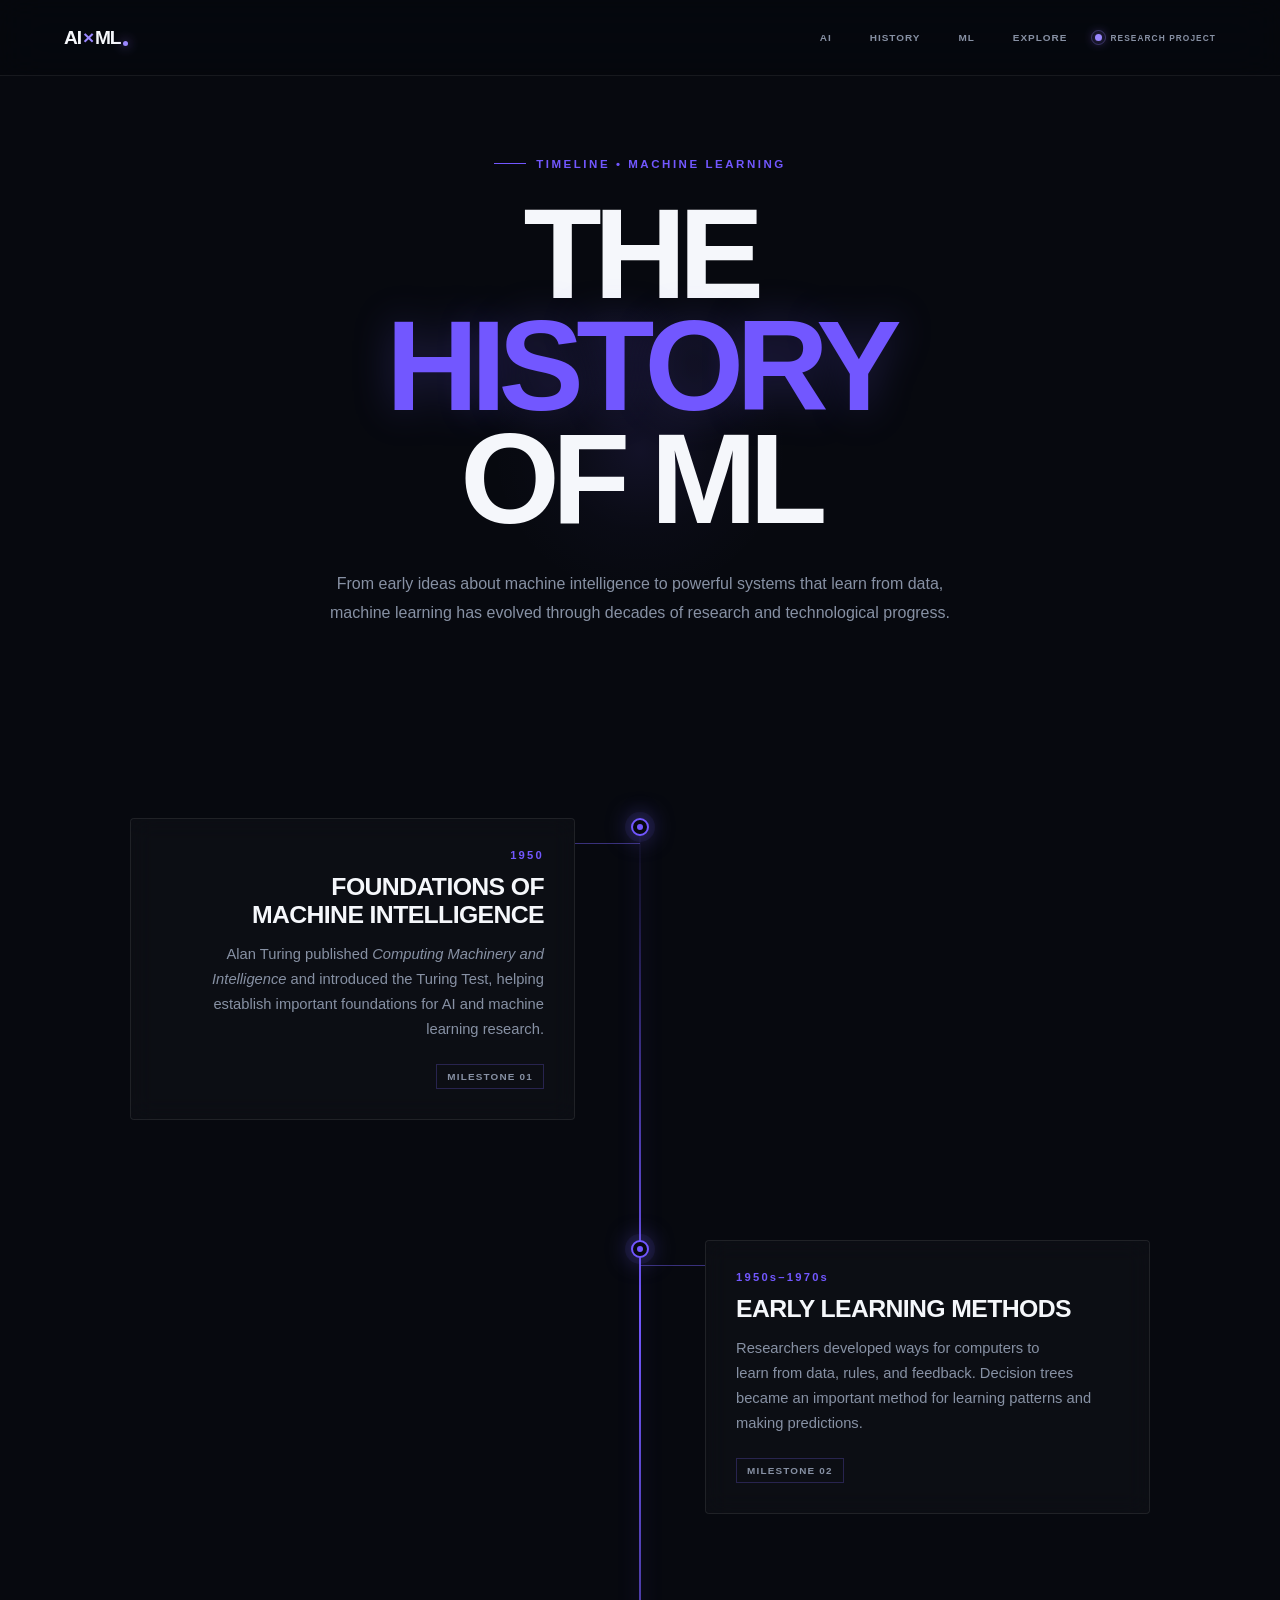
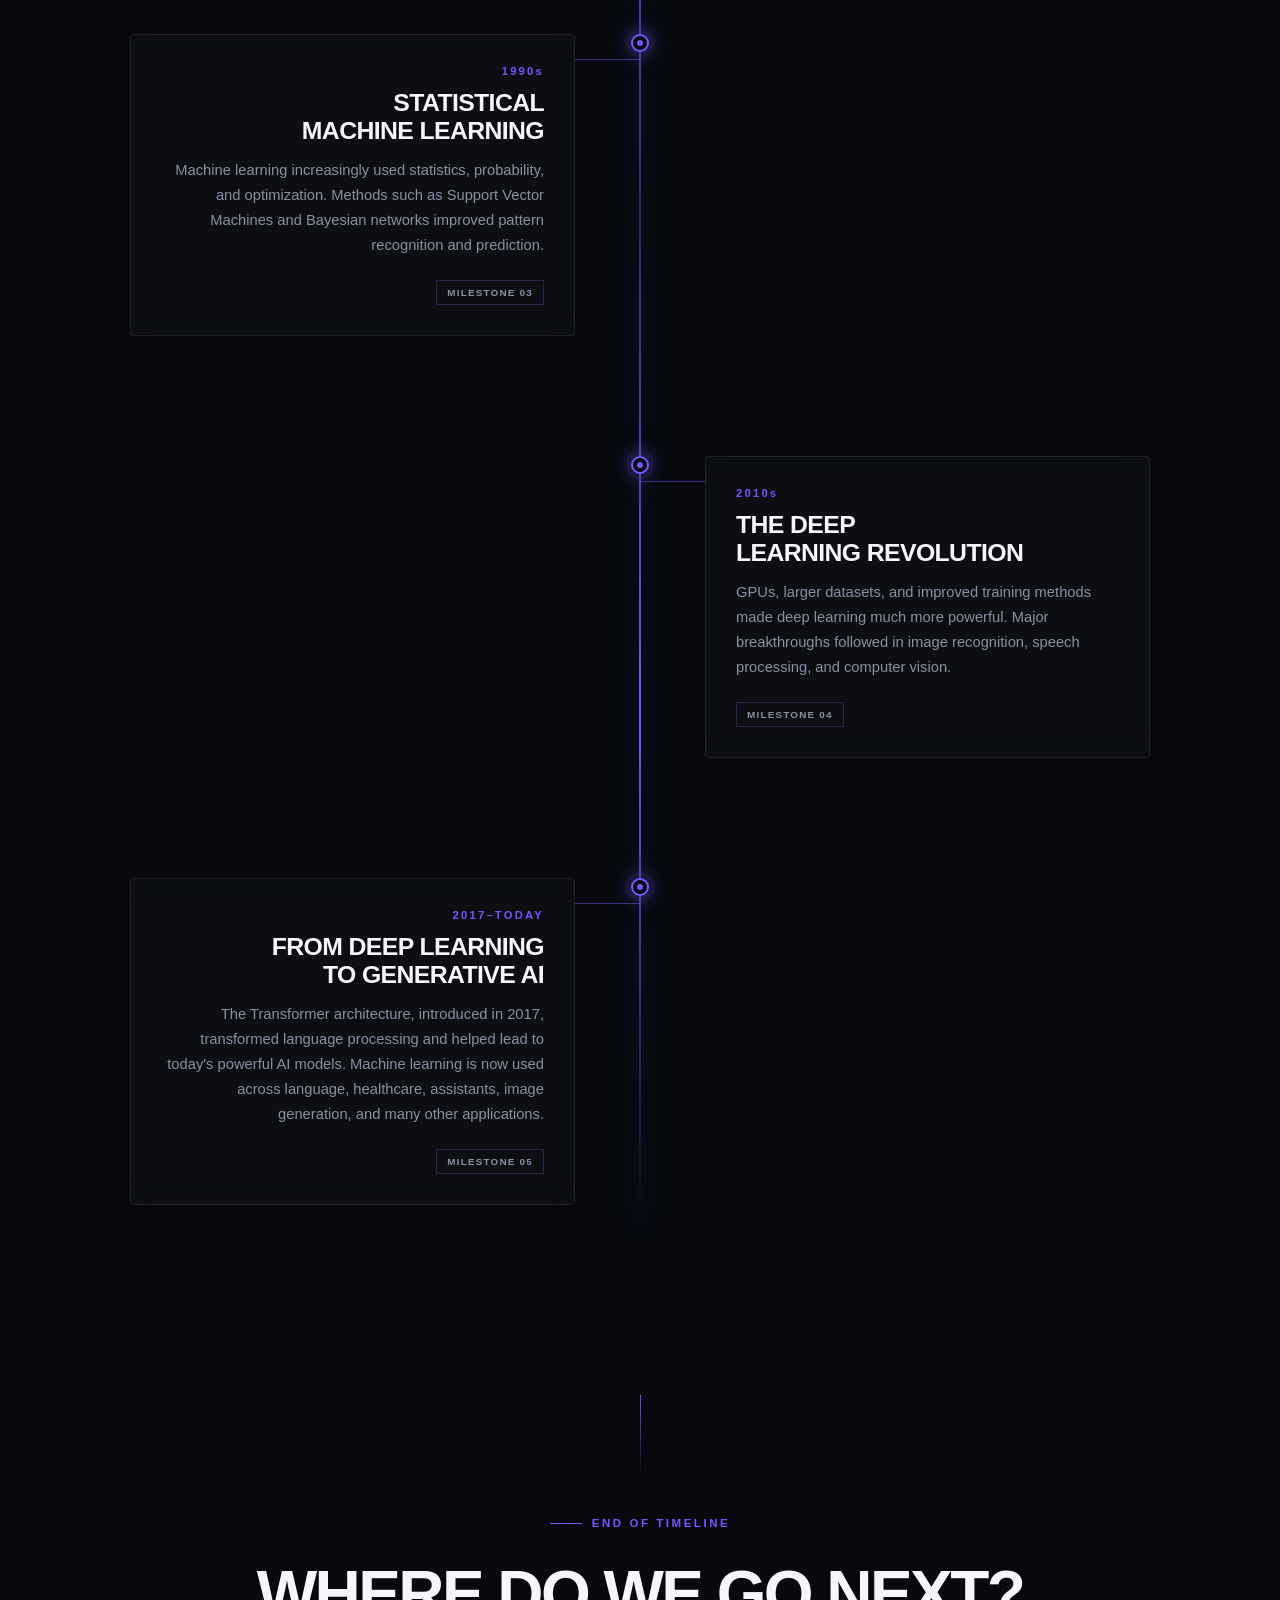
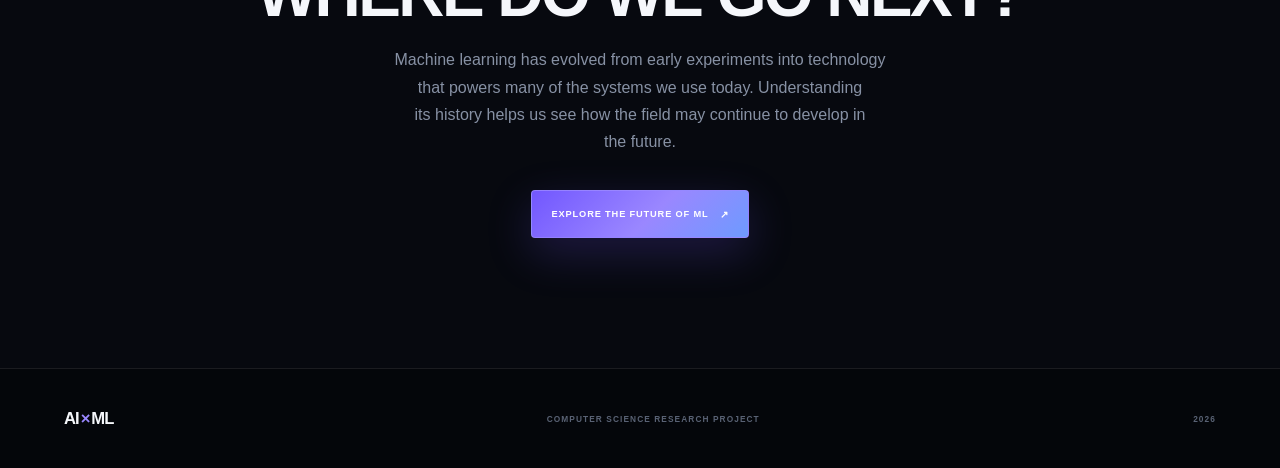
<file: ml-history.html>
<!DOCTYPE html>
<html lang="en">

<head>

    <meta charset="UTF-8">

    <meta
        name="viewport"
        content="width=device-width, initial-scale=1.0"
    >

    <meta
        name="description"
        content="A timeline exploring the history of Machine Learning."
    >

    <title>Machine Learning History | AI × Machine Learning</title>


    <!-- =========================
         SHARED STYLES
    ========================== -->

    <link rel="stylesheet" href="css/variables.css">
    <link rel="stylesheet" href="css/base.css">
    <link rel="stylesheet" href="css/layout.css">
    <link rel="stylesheet" href="css/components.css">
    <link rel="stylesheet" href="css/responsive.css">


    <!-- =========================
         PAGE STYLES
    ========================== -->

    <link rel="stylesheet" href="css/history.css">

</head>


<body class="history-page">


    <!-- =========================
         BACKGROUND
    ========================== -->

    <div class="background-grid"></div>

    <div class="background-glow glow-one"></div>
    <div class="background-glow glow-two"></div>



    <!-- =========================
         NAVIGATION
    ========================== -->

    <header class="navbar">

        <a
            href="index.html"
            class="logo"
            aria-label="AI and Machine Learning Research"
        >
            AI<span>×</span>ML
        </a>


        <nav class="nav-links">

            <a
                href="index.html#ai"
                class="nav-link"
            >
                AI
            </a>


            <a
                href="index.html#topics"
                class="nav-link"
            >
                History
            </a>


            <a
                href="index.html#ml"
                class="nav-link"
            >
                ML
            </a>


            <a
                href="index.html#message"
                class="nav-link"
            >
                Explore
            </a>

        </nav>


        <div class="nav-status">

            <span class="status-dot"></span>

            <span>
                RESEARCH PROJECT
            </span>

        </div>


        <button
            class="menu-toggle"
            type="button"
            aria-label="Open navigation menu"
            aria-expanded="false"
            aria-controls="mobile-menu"
        >

            <span></span>
            <span></span>
            <span></span>

        </button>


        <div
            class="mobile-menu"
            id="mobile-menu"
        >

            <a
                href="index.html#ai"
                class="mobile-nav-link"
            >
                AI
            </a>


            <a
                href="index.html#topics"
                class="mobile-nav-link"
            >
                History
            </a>


            <a
                href="index.html#ml"
                class="mobile-nav-link"
            >
                ML
            </a>


            <a
                href="index.html#message"
                class="mobile-nav-link"
            >
                Explore
            </a>

        </div>

    </header>



    <main>


        <!-- =========================
             HISTORY HERO
        ========================== -->

        <section class="history-hero">

            <div class="history-hero-content">

                <div class="history-eyebrow">
                    TIMELINE • MACHINE LEARNING
                </div>


                <h1>

                    <span>
                        THE
                    </span>

                    <span class="accent">
                        HISTORY
                    </span>

                    <span>
                        OF ML
                    </span>

                </h1>


                <p class="history-intro">
                    From early ideas about machine intelligence to
                    powerful systems that learn from data, machine
                    learning has evolved through decades of research
                    and technological progress.
                </p>

            </div>

        </section>



        <!-- =========================
             TIMELINE
        ========================== -->

        <section class="timeline-section">

            <div class="timeline">


                <!-- =========================
                     MILESTONE 01
                ========================== -->

                <article class="timeline-item">

                    <div class="timeline-node"></div>


                    <div class="timeline-card">

                        <span class="timeline-year">
                            1950
                        </span>


                        <h2>
                            FOUNDATIONS OF MACHINE INTELLIGENCE
                        </h2>


                        <p>
                            Alan Turing published
                            <em>Computing Machinery and Intelligence</em>
                            and introduced the Turing Test, helping
                            establish important foundations for AI
                            and machine learning research.
                        </p>


                        <span class="timeline-tag">
                            MILESTONE 01
                        </span>

                    </div>

                </article>



                <!-- =========================
                     MILESTONE 02
                ========================== -->

                <article class="timeline-item">

                    <div class="timeline-node"></div>


                    <div class="timeline-card">

                        <span class="timeline-year">
                            1950s–1970s
                        </span>


                        <h2>
                            EARLY LEARNING METHODS
                        </h2>


                        <p>
                            Researchers developed ways for computers
                            to learn from data, rules, and feedback.
                            Decision trees became an important method
                            for learning patterns and making predictions.
                        </p>


                        <span class="timeline-tag">
                            MILESTONE 02
                        </span>

                    </div>

                </article>



                <!-- =========================
                     MILESTONE 03
                ========================== -->

                <article class="timeline-item">

                    <div class="timeline-node"></div>


                    <div class="timeline-card">

                        <span class="timeline-year">
                            1990s
                        </span>


                        <h2>
                            STATISTICAL MACHINE LEARNING
                        </h2>


                        <p>
                            Machine learning increasingly used
                            statistics, probability, and optimization.
                            Methods such as Support Vector Machines
                            and Bayesian networks improved pattern
                            recognition and prediction.
                        </p>


                        <span class="timeline-tag">
                            MILESTONE 03
                        </span>

                    </div>

                </article>



                <!-- =========================
                     MILESTONE 04
                ========================== -->

                <article class="timeline-item">

                    <div class="timeline-node"></div>


                    <div class="timeline-card">

                        <span class="timeline-year">
                            2010s
                        </span>


                        <h2>
                            THE DEEP LEARNING REVOLUTION
                        </h2>


                        <p>
                            GPUs, larger datasets, and improved training
                            methods made deep learning much more powerful.
                            Major breakthroughs followed in image
                            recognition, speech processing, and
                            computer vision.
                        </p>


                        <span class="timeline-tag">
                            MILESTONE 04
                        </span>

                    </div>

                </article>



                <!-- =========================
                     MILESTONE 05
                ========================== -->

                <article class="timeline-item">

                    <div class="timeline-node"></div>


                    <div class="timeline-card">

                        <span class="timeline-year">
                            2017–TODAY
                        </span>


                        <h2>
                            FROM DEEP LEARNING TO GENERATIVE AI
                        </h2>


                        <p>
                            The Transformer architecture, introduced
                            in 2017, transformed language processing and
                            helped lead to today's powerful AI models.
                            Machine learning is now used across language,
                            healthcare, assistants, image generation,
                            and many other applications.
                        </p>


                        <span class="timeline-tag">
                            MILESTONE 05
                        </span>

                    </div>

                </article>


            </div>

        </section>



        <!-- =========================
             END SECTION
        ========================== -->

        <section class="history-end">

            <div class="history-end-line"></div>


            <div class="history-eyebrow">
                END OF TIMELINE
            </div>


            <h2>
                WHERE DO WE GO NEXT?
            </h2>


            <p>
                Machine learning has evolved from early experiments
                into technology that powers many of the systems we
                use today. Understanding its history helps us see
                how the field may continue to develop in the future.
            </p>


            <a
                href="ml-future.html"
                class="button button-primary"
            >
                Explore the Future of ML
                <span>↗</span>
            </a>

        </section>

    </main>



    <!-- =========================
         FOOTER
    ========================== -->

    <footer class="footer">

        <div class="footer-logo">
            AI<span>×</span>ML
        </div>


        <div class="footer-text">
            COMPUTER SCIENCE RESEARCH PROJECT
        </div>


        <div class="footer-year">
            2026
        </div>

    </footer>



    <!-- =========================
         JAVASCRIPT
    ========================== -->

    <script src="js/script.js"></script>

</body>

</html>
</file>
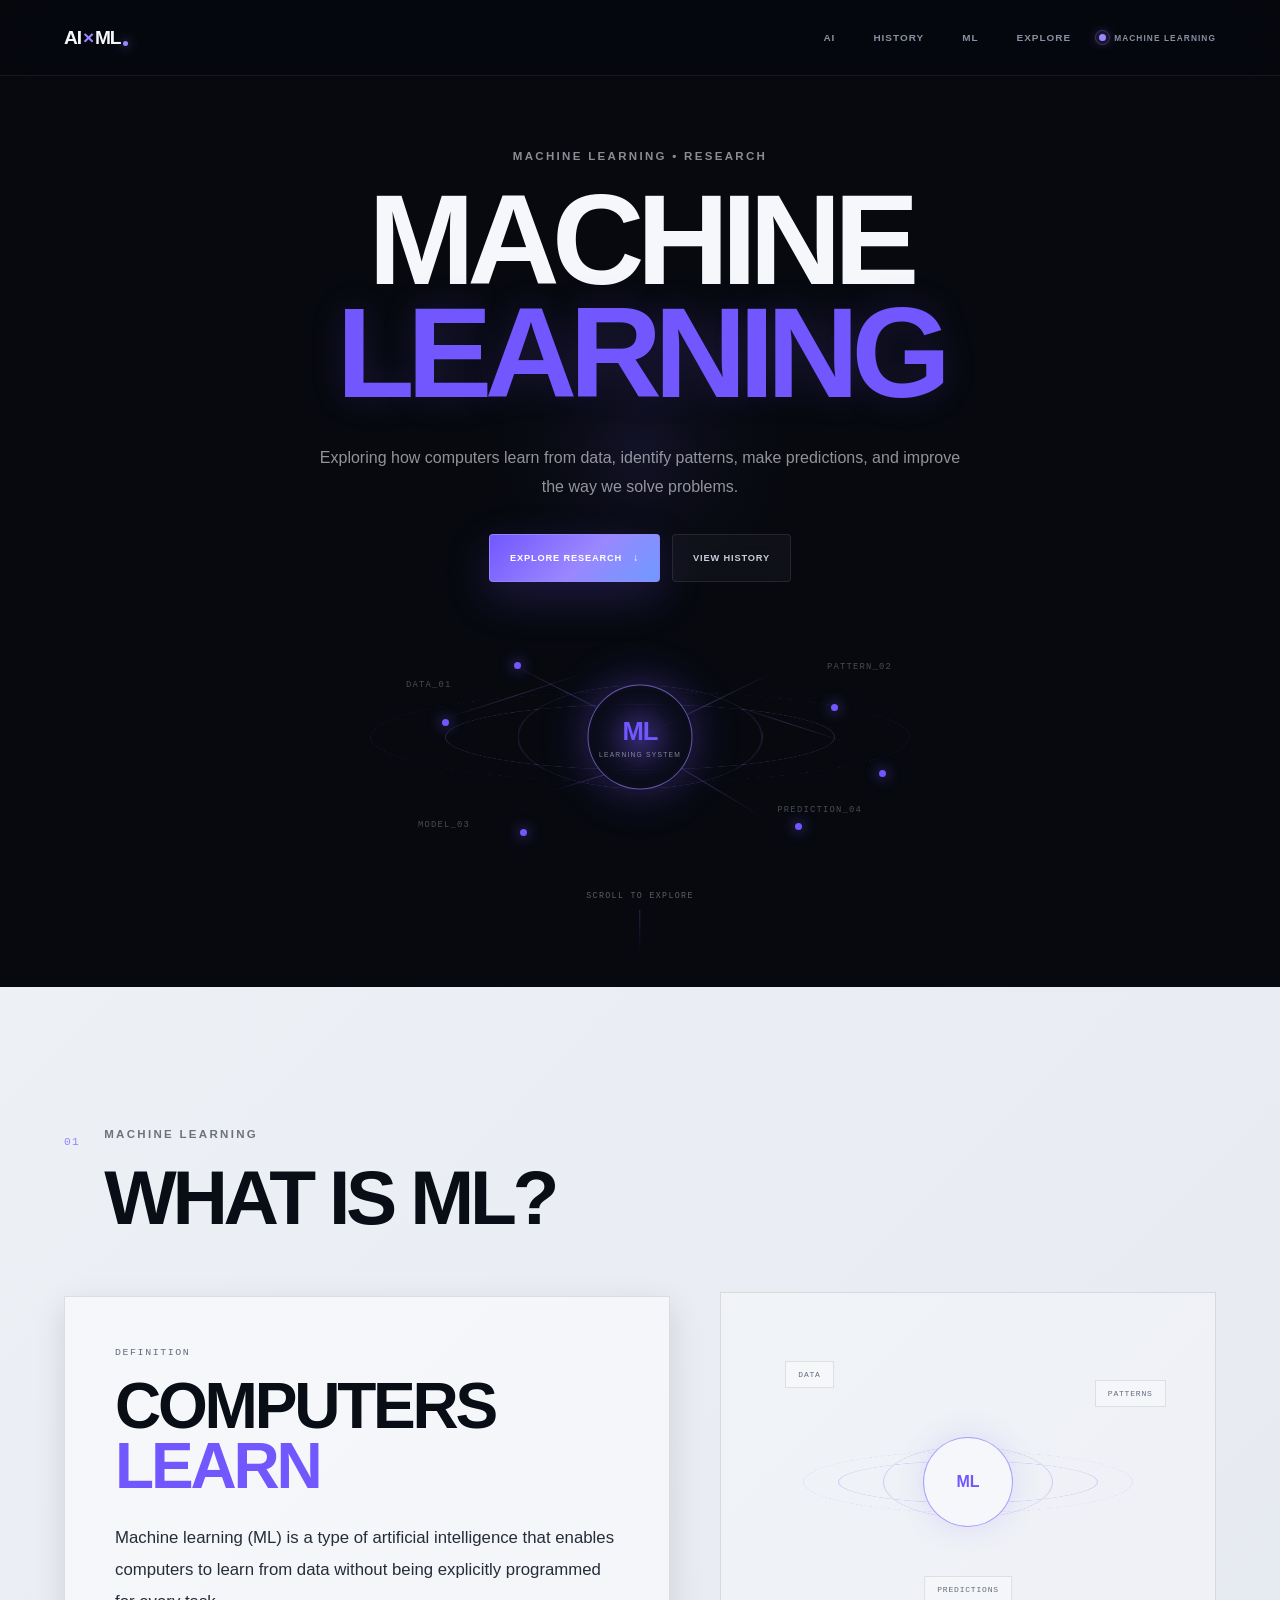
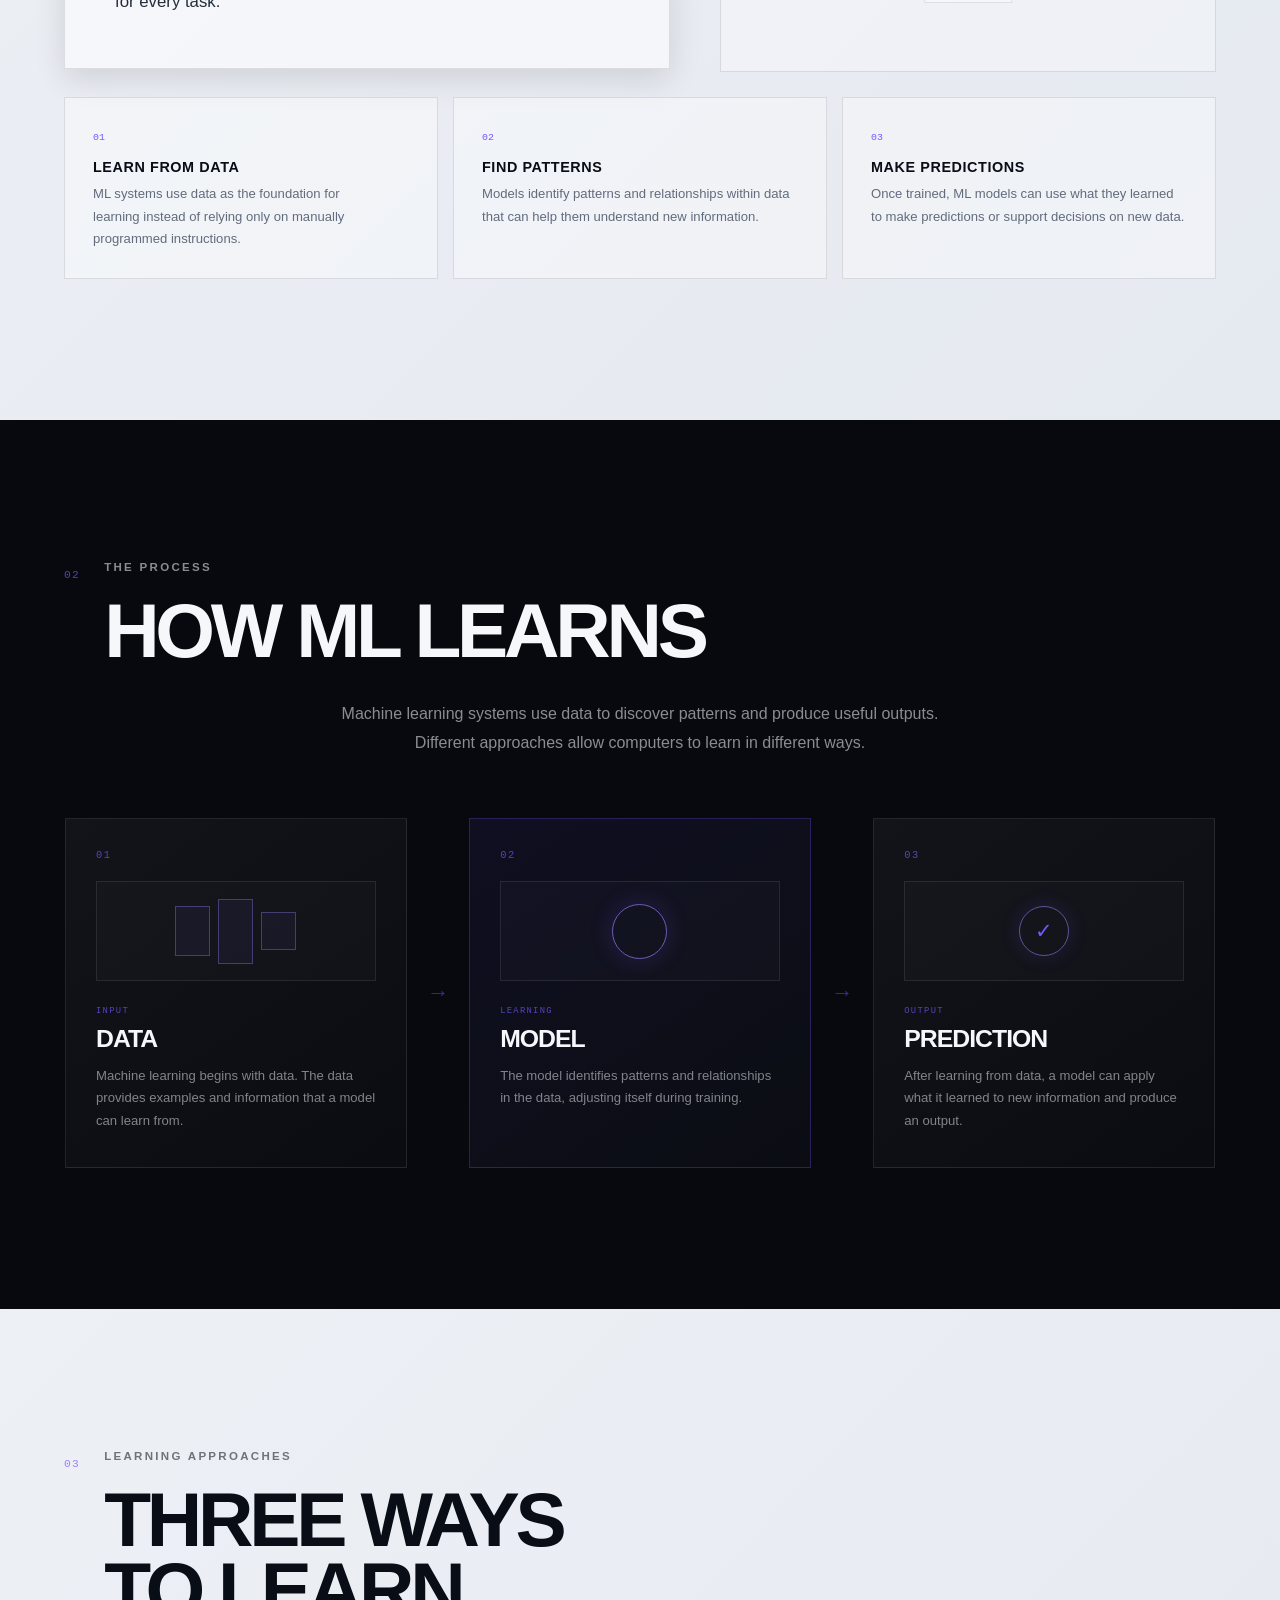
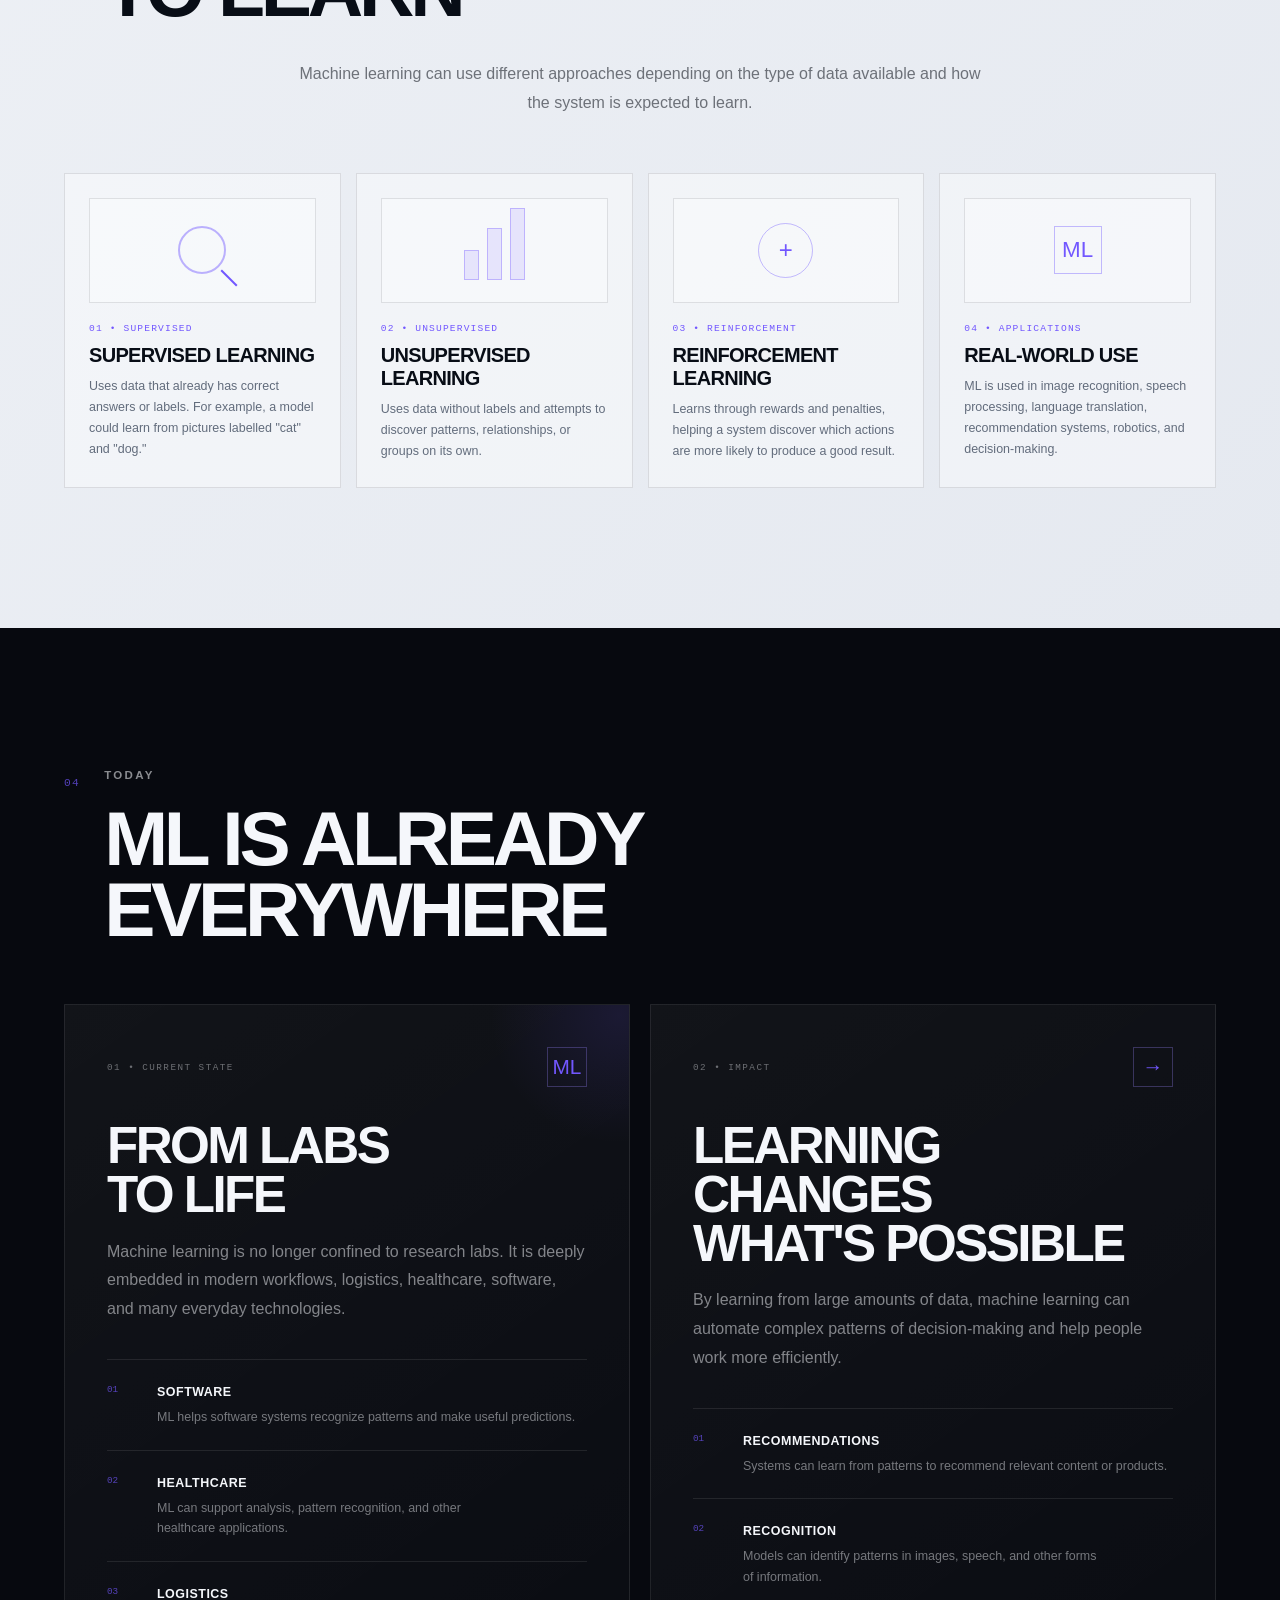
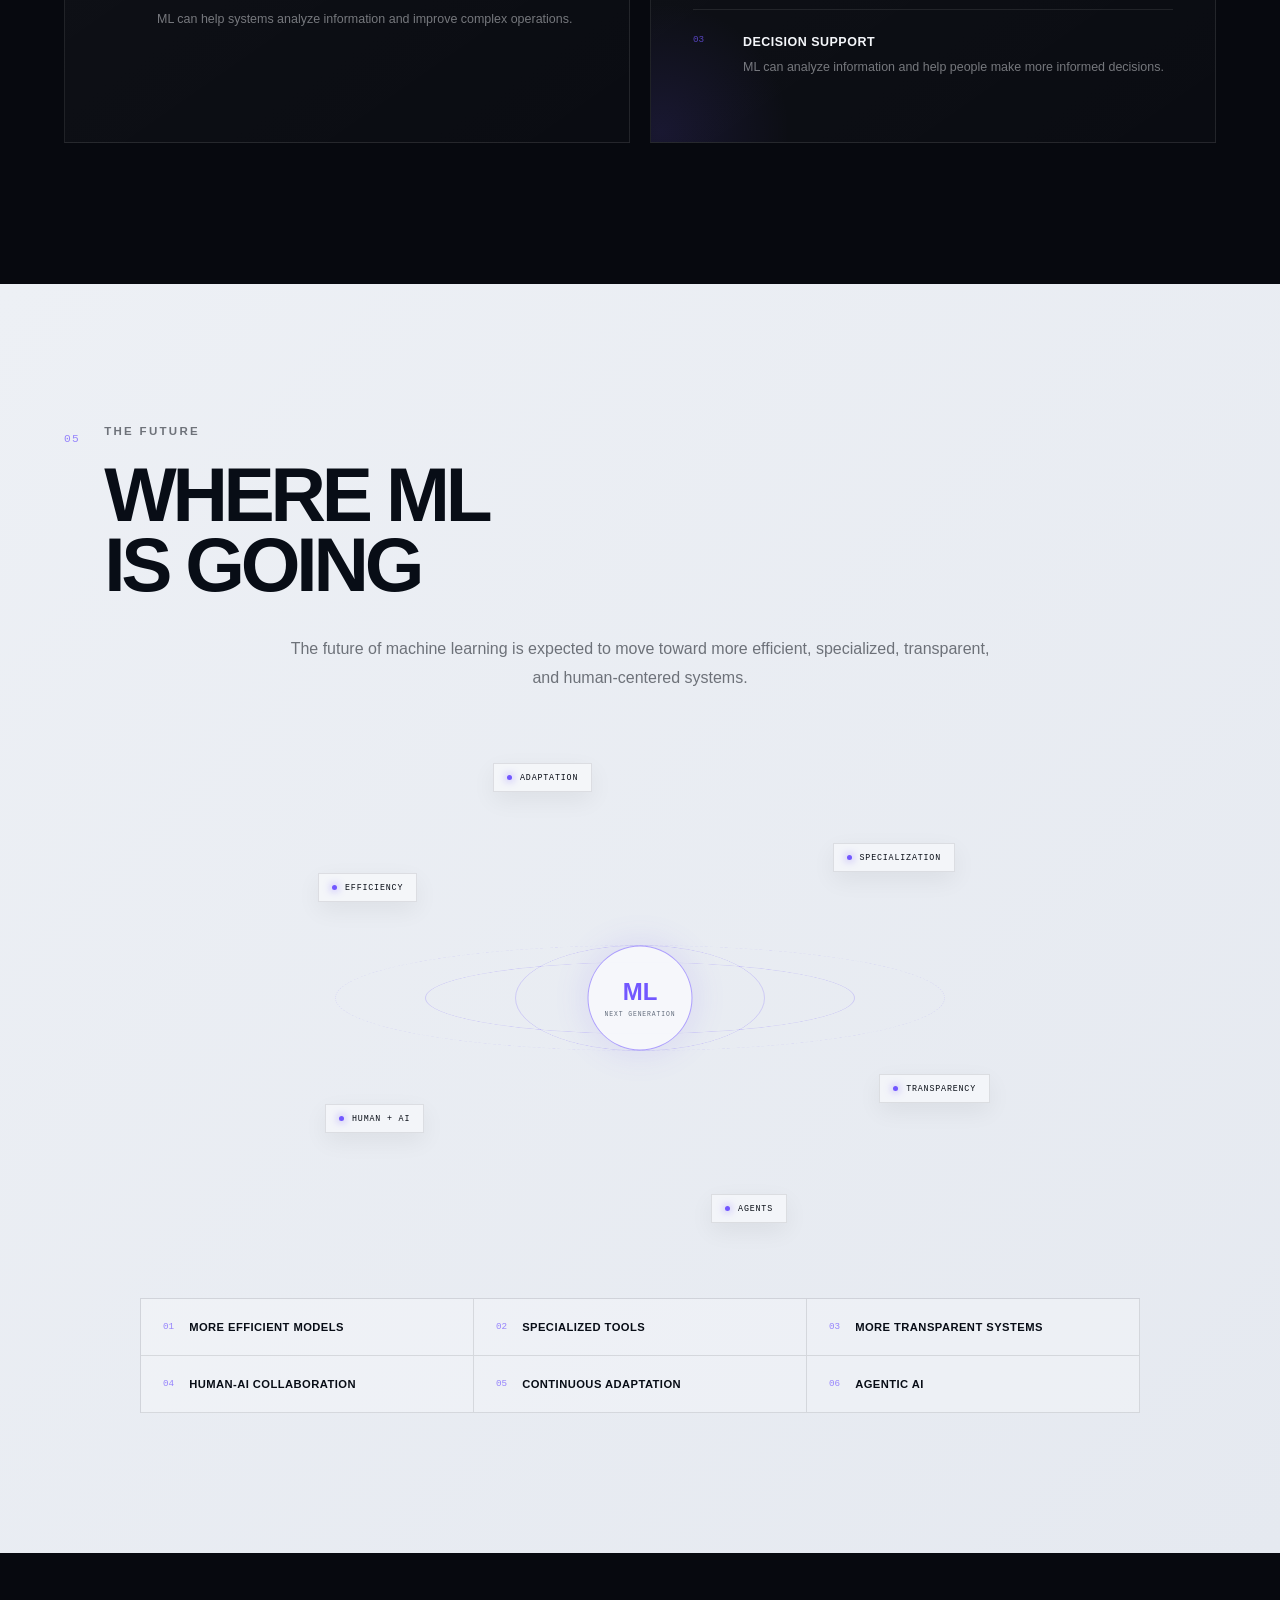
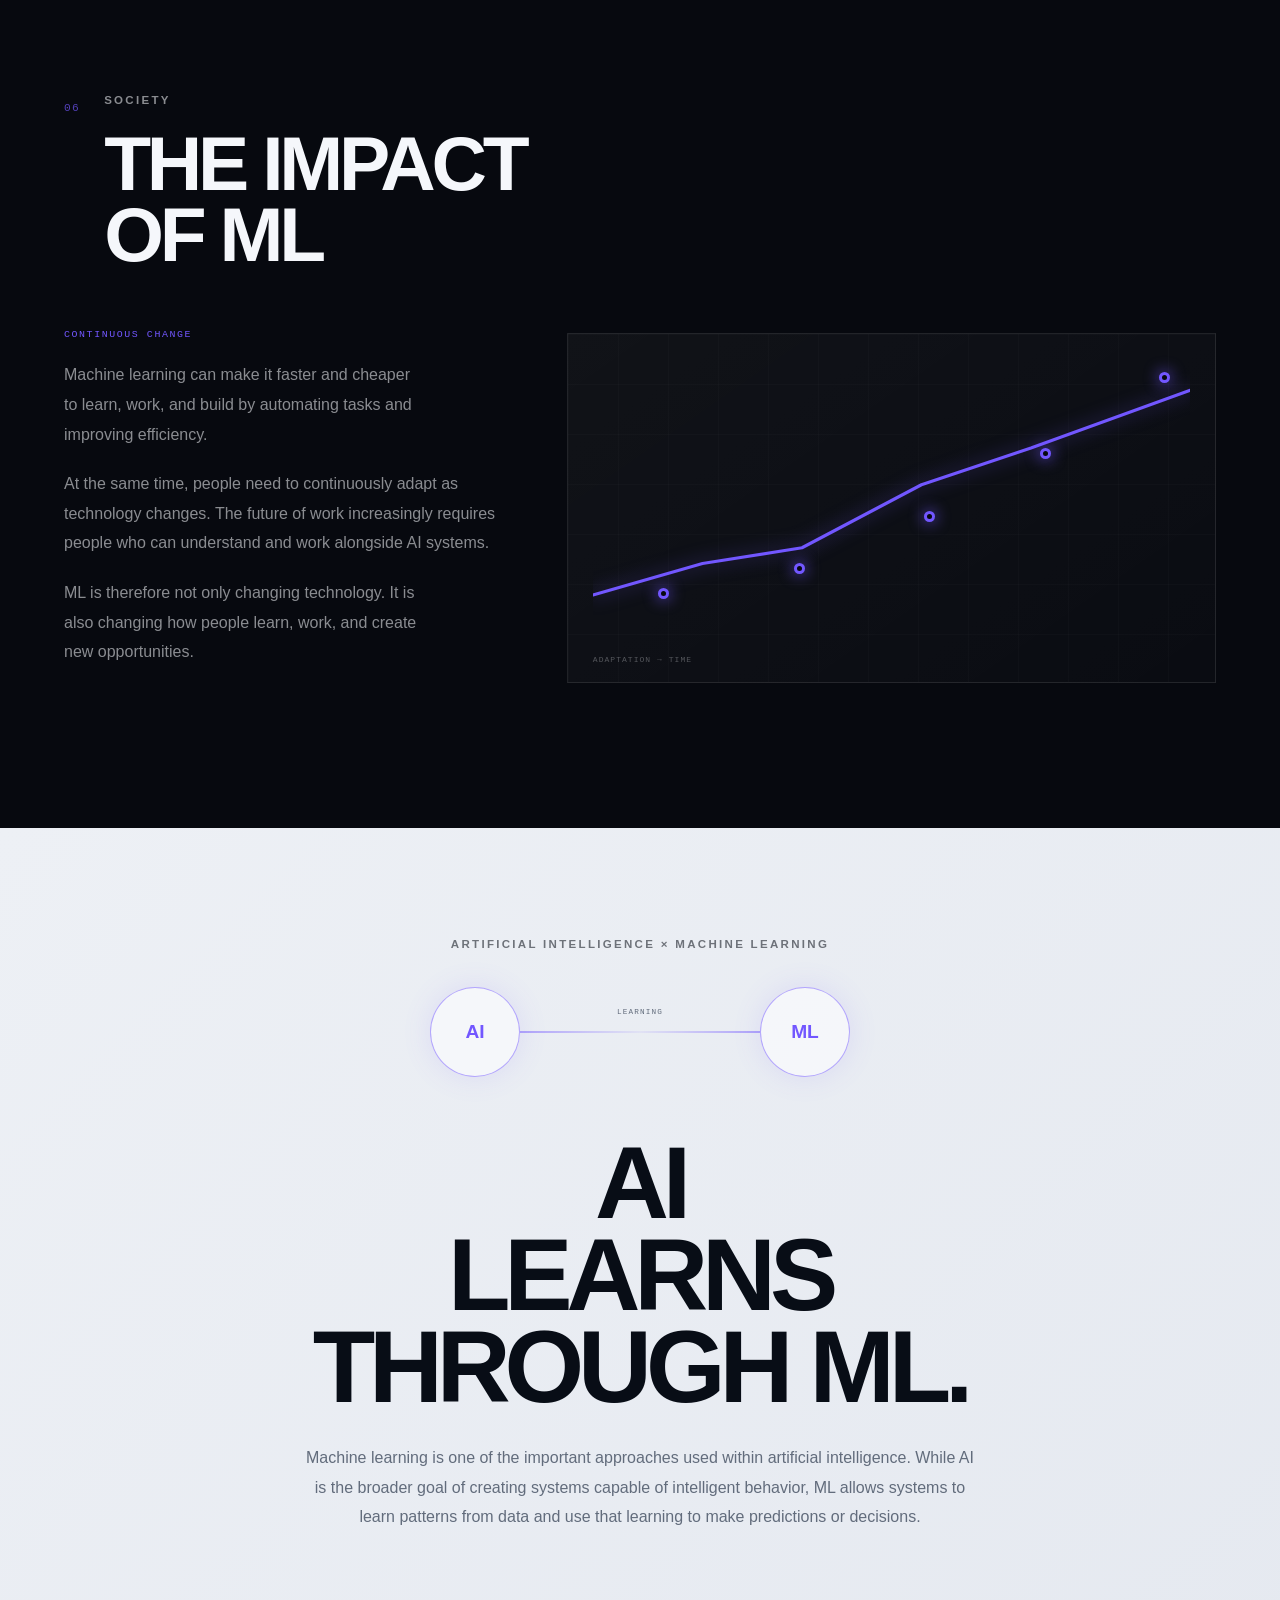
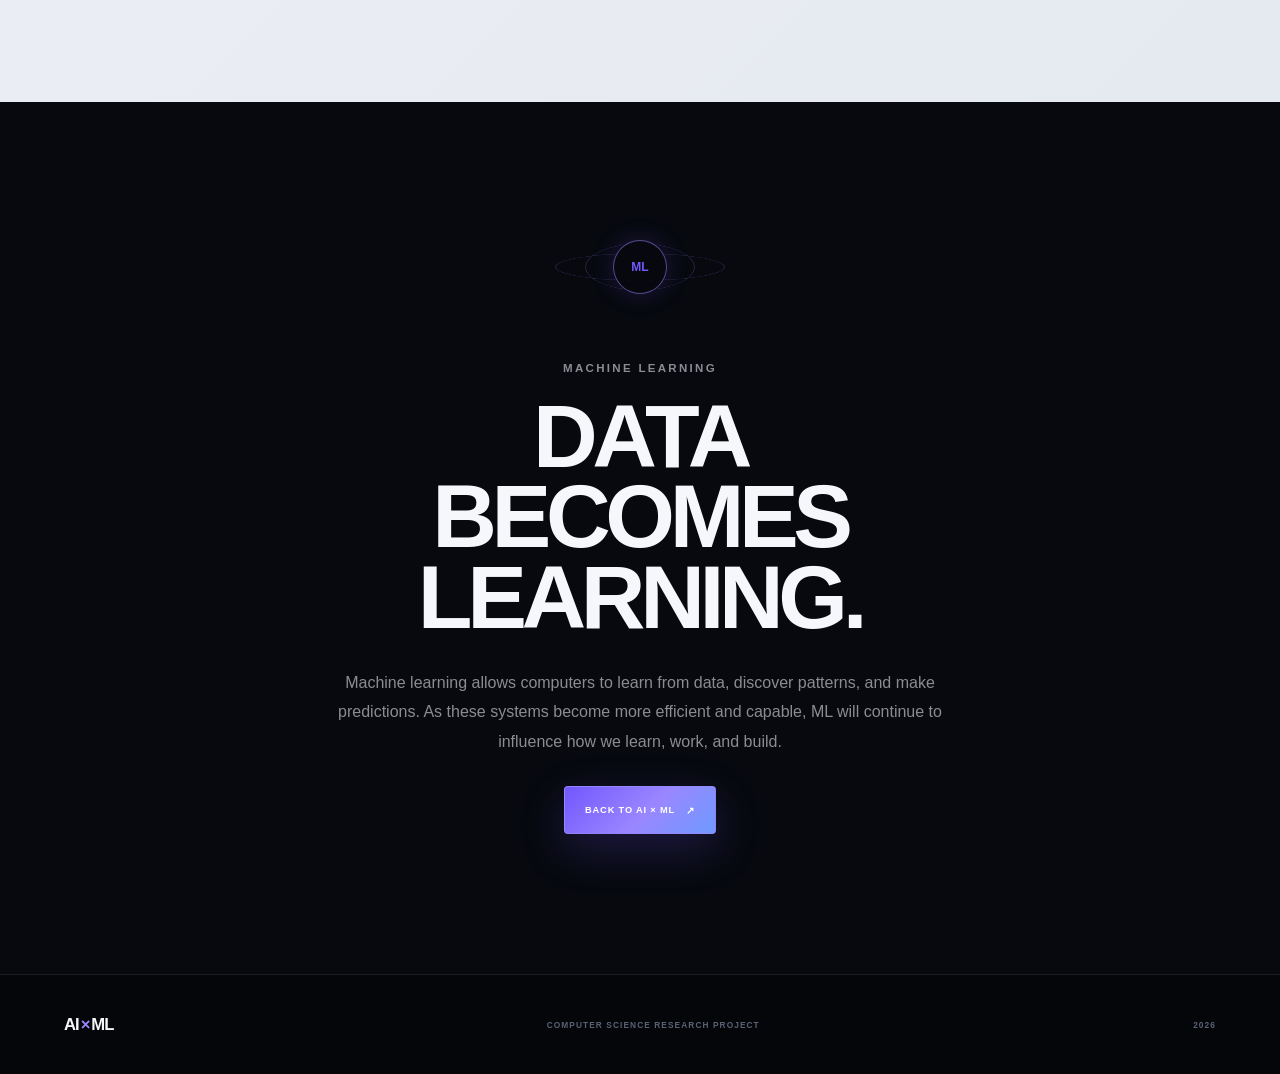
<file: ml.html>
<!DOCTYPE html>
<html lang="en">

<head>

    <meta charset="UTF-8">

    <meta
        name="viewport"
        content="width=device-width, initial-scale=1.0"
    >

    <meta
        name="description"
        content="Machine Learning Research Project"
    >

    <title>Machine Learning | AI × ML</title>

    <link rel="stylesheet" href="css/variables.css">
    <link rel="stylesheet" href="css/base.css">
    <link rel="stylesheet" href="css/layout.css">
    <link rel="stylesheet" href="css/components.css">
    <link rel="stylesheet" href="css/responsive.css">
    <link rel="stylesheet" href="css/ai.css">

</head>


<body class="ai-page">


    <!-- =========================
         BACKGROUND
    ========================== -->

    <div class="background-grid"></div>

    <div class="background-glow glow-one"></div>
    <div class="background-glow glow-two"></div>



    <!-- =========================
         NAVIGATION
    ========================== -->

    <header class="navbar">

        <a
            href="index.html"
            class="logo"
            aria-label="AI and Machine Learning Research"
        >
            AI<span>×</span>ML
        </a>


        <nav class="nav-links">

            <a
                href="index.html#ai"
                class="nav-link"
            >
                AI
            </a>


            <a
                href="index.html#topics"
                class="nav-link"
            >
                History
            </a>


            <a
                href="index.html#ml"
                class="nav-link"
            >
                ML
            </a>


            <a
                href="index.html#message"
                class="nav-link"
            >
                Explore
            </a>

        </nav>


        <div class="nav-status">

            <span class="status-dot"></span>

            <span>
                MACHINE LEARNING
            </span>

        </div>


        <button
            class="menu-toggle"
            type="button"
            aria-label="Open navigation menu"
            aria-expanded="false"
            aria-controls="mobile-menu"
        >

            <span></span>
            <span></span>
            <span></span>

        </button>


        <div
            class="mobile-menu"
            id="mobile-menu"
        >

            <a
                href="index.html#ai"
                class="mobile-nav-link"
            >
                AI
            </a>


            <a
                href="index.html#topics"
                class="mobile-nav-link"
            >
                History
            </a>


            <a
                href="index.html#ml"
                class="mobile-nav-link"
            >
                ML
            </a>


            <a
                href="index.html#message"
                class="mobile-nav-link"
            >
                Explore
            </a>

        </div>

    </header>



    <main>


        <!-- =========================
             ML HERO
        ========================== -->

        <section class="ai-hero">


            <div class="ai-hero-content">

                <div class="ai-eyebrow">
                    MACHINE LEARNING • RESEARCH
                </div>


                <h1>

                    <span>
                        MACHINE
                    </span>

                    <span class="accent">
                        LEARNING
                    </span>

                </h1>


                <p>
                    Exploring how computers learn from data,
                    identify patterns, make predictions, and
                    improve the way we solve problems.
                </p>


                <div class="ai-hero-actions">

                    <a
                        href="#definition"
                        class="button button-primary"
                    >
                        Explore Research
                        <span>↓</span>
                    </a>


                    <a
                        href="index.html#topics"
                        class="button button-secondary"
                    >
                        View History
                    </a>

                </div>

            </div>



            <!-- =========================
                 HERO VISUAL
            ========================== -->

            <div class="ai-hero-visual">

                <div class="ai-orbit orbit-one"></div>

                <div class="ai-orbit orbit-two"></div>

                <div class="ai-orbit orbit-three"></div>


                <div class="ai-core">

                    <div class="ai-core-symbol">
                        ML
                    </div>

                    <div class="ai-core-label">
                        LEARNING SYSTEM
                    </div>

                </div>


                <div class="ai-connection connection-one"></div>
                <div class="ai-connection connection-two"></div>
                <div class="ai-connection connection-three"></div>
                <div class="ai-connection connection-four"></div>
                <div class="ai-connection connection-five"></div>
                <div class="ai-connection connection-six"></div>


                <div class="ai-node node-one"></div>
                <div class="ai-node node-two"></div>
                <div class="ai-node node-three"></div>
                <div class="ai-node node-four"></div>
                <div class="ai-node node-five"></div>
                <div class="ai-node node-six"></div>


                <div class="ai-data data-one">
                    DATA_01
                </div>

                <div class="ai-data data-two">
                    PATTERN_02
                </div>

                <div class="ai-data data-three">
                    MODEL_03
                </div>

                <div class="ai-data data-four">
                    PREDICTION_04
                </div>

            </div>


            <div class="ai-scroll-indicator">

                <span>
                    SCROLL TO EXPLORE
                </span>

                <div></div>

            </div>

        </section>



        <!-- =========================
             WHAT IS ML
        ========================== -->

        <section
            class="ai-section ai-definition-section"
            id="definition"
        >

            <div class="ai-section-header">

                <div class="ai-section-number">
                    01
                </div>


                <div>

                    <div class="ai-eyebrow">
                        MACHINE LEARNING
                    </div>

                    <h2>
                        WHAT IS ML?
                    </h2>

                </div>

            </div>


            <div class="definition-layout">


                <!-- DEFINITION -->

                <div class="definition-main">

                    <div class="definition-label">
                        DEFINITION
                    </div>


                    <h3>
                        COMPUTERS
                        <span class="accent">
                            LEARN
                        </span>
                    </h3>


                    <p class="definition-text">
                        Machine learning (ML) is a type of
                        artificial intelligence that enables
                        computers to learn from data without
                        being explicitly programmed for every task.
                    </p>

                </div>



                <!-- VISUAL -->

                <div class="definition-visual">

                    <div class="definition-ring ring-a"></div>

                    <div class="definition-ring ring-b"></div>

                    <div class="definition-ring ring-c"></div>


                    <div class="definition-core">
                        ML
                    </div>


                    <div class="definition-tag tag-a">
                        DATA
                    </div>


                    <div class="definition-tag tag-b">
                        PATTERNS
                    </div>


                    <div class="definition-tag tag-c">
                        PREDICTIONS
                    </div>

                </div>

            </div>



            <!-- KEY POINTS -->

            <div class="definition-points">

                <div class="definition-point">

                    <span>
                        01
                    </span>

                    <strong>
                        LEARN FROM DATA
                    </strong>

                    <p>
                        ML systems use data as the foundation
                        for learning instead of relying only on
                        manually programmed instructions.
                    </p>

                </div>


                <div class="definition-point">

                    <span>
                        02
                    </span>

                    <strong>
                        FIND PATTERNS
                    </strong>

                    <p>
                        Models identify patterns and relationships
                        within data that can help them understand
                        new information.
                    </p>

                </div>


                <div class="definition-point">

                    <span>
                        03
                    </span>

                    <strong>
                        MAKE PREDICTIONS
                    </strong>

                    <p>
                        Once trained, ML models can use what they
                        learned to make predictions or support
                        decisions on new data.
                    </p>

                </div>

            </div>

        </section>



        <!-- =========================
             HOW ML WORKS
        ========================== -->

        <section class="ai-process-section">

            <div class="ai-section-header">

                <div class="ai-section-number">
                    02
                </div>


                <div>

                    <div class="ai-eyebrow">
                        THE PROCESS
                    </div>

                    <h2>
                        HOW ML LEARNS
                    </h2>

                </div>

            </div>


            <p class="process-intro">
                Machine learning systems use data to discover
                patterns and produce useful outputs. Different
                approaches allow computers to learn in different ways.
            </p>


            <div class="process-flow">


                <!-- INPUT -->

                <div class="process-card">

                    <div class="process-number">
                        01
                    </div>


                    <div class="process-visual process-input">

                        <span></span>
                        <span></span>
                        <span></span>

                    </div>


                    <div class="process-label">
                        INPUT
                    </div>


                    <h3>
                        DATA
                    </h3>


                    <p>
                        Machine learning begins with data.
                        The data provides examples and information
                        that a model can learn from.
                    </p>

                </div>


                <div class="process-arrow">
                    →
                </div>



                <!-- MODEL -->

                <div class="process-card process-featured">

                    <div class="process-number">
                        02
                    </div>


                    <div class="process-visual process-core">

                        <div></div>

                    </div>


                    <div class="process-label">
                        LEARNING
                    </div>


                    <h3>
                        MODEL
                    </h3>


                    <p>
                        The model identifies patterns and
                        relationships in the data, adjusting
                        itself during training.
                    </p>

                </div>


                <div class="process-arrow">
                    →
                </div>



                <!-- OUTPUT -->

                <div class="process-card">

                    <div class="process-number">
                        03
                    </div>


                    <div class="process-visual process-output">

                        <span>
                            ✓
                        </span>

                    </div>


                    <div class="process-label">
                        OUTPUT
                    </div>


                    <h3>
                        PREDICTION
                    </h3>


                    <p>
                        After learning from data, a model can
                        apply what it learned to new information
                        and produce an output.
                    </p>

                </div>

            </div>

        </section>



        <!-- =========================
             TYPES OF ML
        ========================== -->

        <section
            class="ai-section applications-section"
        >

            <div class="ai-section-header">

                <div class="ai-section-number">
                    03
                </div>


                <div>

                    <div class="ai-eyebrow">
                        LEARNING APPROACHES
                    </div>

                    <h2>
                        THREE WAYS
                        <br>
                        TO LEARN
                    </h2>

                </div>

            </div>


            <p class="section-intro">
                Machine learning can use different approaches
                depending on the type of data available and
                how the system is expected to learn.
            </p>


            <div class="application-grid">


                <!-- SUPERVISED -->

                <div class="application-card">

                    <div class="application-visual visual-search">

                        <span></span>

                    </div>


                    <div class="application-number">
                        01 • SUPERVISED
                    </div>


                    <h3>
                        SUPERVISED LEARNING
                    </h3>


                    <p>
                        Uses data that already has correct answers
                        or labels. For example, a model could learn
                        from pictures labelled "cat" and "dog."
                    </p>

                </div>



                <!-- UNSUPERVISED -->

                <div class="application-card">

                    <div class="application-visual visual-work">

                        <span></span>
                        <span></span>
                        <span></span>

                    </div>


                    <div class="application-number">
                        02 • UNSUPERVISED
                    </div>


                    <h3>
                        UNSUPERVISED LEARNING
                    </h3>


                    <p>
                        Uses data without labels and attempts
                        to discover patterns, relationships,
                        or groups on its own.
                    </p>

                </div>



                <!-- REINFORCEMENT -->

                <div class="application-card">

                    <div class="application-visual visual-school">

                        <span>
                            +
                        </span>

                    </div>


                    <div class="application-number">
                        03 • REINFORCEMENT
                    </div>


                    <h3>
                        REINFORCEMENT LEARNING
                    </h3>


                    <p>
                        Learns through rewards and penalties,
                        helping a system discover which actions
                        are more likely to produce a good result.
                    </p>

                </div>



                <!-- APPLICATIONS -->

                <div class="application-card">

                    <div class="application-visual visual-shopping">

                        <span>
                            ML
                        </span>

                    </div>


                    <div class="application-number">
                        04 • APPLICATIONS
                    </div>


                    <h3>
                        REAL-WORLD USE
                    </h3>


                    <p>
                        ML is used in image recognition, speech
                        processing, language translation,
                        recommendation systems, robotics,
                        and decision-making.
                    </p>

                </div>

            </div>

        </section>



        <!-- =========================
             CURRENT STATE
        ========================== -->

        <section class="contrast-section">

            <div class="ai-section-header">

                <div class="ai-section-number">
                    04
                </div>


                <div>

                    <div class="ai-eyebrow">
                        TODAY
                    </div>

                    <h2>
                        ML IS ALREADY
                        <br>
                        EVERYWHERE
                    </h2>

                </div>

            </div>


            <div class="contrast-grid">


                <!-- CURRENT STATE -->

                <div class="contrast-panel benefits-panel">

                    <div class="contrast-top">

                        <span class="contrast-index">
                            01 • CURRENT STATE
                        </span>

                        <span class="contrast-symbol">
                            ML
                        </span>

                    </div>


                    <h3>
                        FROM LABS
                        <br>
                        TO LIFE
                    </h3>


                    <p class="contrast-description">
                        Machine learning is no longer confined
                        to research labs. It is deeply embedded
                        in modern workflows, logistics, healthcare,
                        software, and many everyday technologies.
                    </p>


                    <div class="impact-list">

                        <div class="impact-item">

                            <span>
                                01
                            </span>

                            <div>

                                <strong>
                                    SOFTWARE
                                </strong>

                                <p>
                                    ML helps software systems
                                    recognize patterns and make
                                    useful predictions.
                                </p>

                            </div>

                        </div>


                        <div class="impact-item">

                            <span>
                                02
                            </span>

                            <div>

                                <strong>
                                    HEALTHCARE
                                </strong>

                                <p>
                                    ML can support analysis,
                                    pattern recognition, and
                                    other healthcare applications.
                                </p>

                            </div>

                        </div>


                        <div class="impact-item">

                            <span>
                                03
                            </span>

                            <div>

                                <strong>
                                    LOGISTICS
                                </strong>

                                <p>
                                    ML can help systems analyze
                                    information and improve
                                    complex operations.
                                </p>

                            </div>

                        </div>

                    </div>

                </div>



                <!-- EVERYDAY IMPACT -->

                <div class="contrast-panel challenges-panel">

                    <div class="contrast-top">

                        <span class="contrast-index">
                            02 • IMPACT
                        </span>

                        <span class="contrast-symbol">
                            →
                        </span>

                    </div>


                    <h3>
                        LEARNING
                        <br>
                        CHANGES
                        <br>
                        WHAT'S POSSIBLE
                    </h3>


                    <p class="contrast-description">
                        By learning from large amounts of data,
                        machine learning can automate complex
                        patterns of decision-making and help
                        people work more efficiently.
                    </p>


                    <div class="impact-list">

                        <div class="impact-item">

                            <span>
                                01
                            </span>

                            <div>

                                <strong>
                                    RECOMMENDATIONS
                                </strong>

                                <p>
                                    Systems can learn from patterns
                                    to recommend relevant content
                                    or products.
                                </p>

                            </div>

                        </div>


                        <div class="impact-item">

                            <span>
                                02
                            </span>

                            <div>

                                <strong>
                                    RECOGNITION
                                </strong>

                                <p>
                                    Models can identify patterns
                                    in images, speech, and other
                                    forms of information.
                                </p>

                            </div>

                        </div>


                        <div class="impact-item">

                            <span>
                                03
                            </span>

                            <div>

                                <strong>
                                    DECISION SUPPORT
                                </strong>

                                <p>
                                    ML can analyze information
                                    and help people make more
                                    informed decisions.
                                </p>

                            </div>

                        </div>

                    </div>

                </div>

            </div>

        </section>



        <!-- =========================
             FUTURE OF ML
        ========================== -->

        <section class="systems-section">

            <div class="ai-section-header">

                <div class="ai-section-number">
                    05
                </div>


                <div>

                    <div class="ai-eyebrow">
                        THE FUTURE
                    </div>

                    <h2>
                        WHERE ML
                        <br>
                        IS GOING
                    </h2>

                </div>

            </div>


            <p class="section-intro">
                The future of machine learning is expected to move
                toward more efficient, specialized, transparent,
                and human-centered systems.
            </p>



            <!-- FUTURE VISUAL -->

            <div class="systems-visual">

                <div class="system-orbit system-orbit-one"></div>

                <div class="system-orbit system-orbit-two"></div>

                <div class="system-orbit system-orbit-three"></div>


                <div class="system-center">

                    <span>
                        ML
                    </span>

                    <small>
                        NEXT GENERATION
                    </small>

                </div>


                <div class="system-label system-chatgpt">

                    <span></span>

                    EFFICIENCY

                </div>


                <div class="system-label system-claude">

                    <span></span>

                    SPECIALIZATION

                </div>


                <div class="system-label system-gemini">

                    <span></span>

                    TRANSPARENCY

                </div>


                <div class="system-label system-copilot">

                    <span></span>

                    HUMAN + AI

                </div>


                <div class="system-label system-meta">

                    <span></span>

                    ADAPTATION

                </div>


                <div class="system-label system-grok">

                    <span></span>

                    AGENTS

                </div>

            </div>



            <!-- FUTURE POINTS -->

            <div class="systems-list">

                <div>

                    <span>
                        01
                    </span>

                    <strong>
                        MORE EFFICIENT MODELS
                    </strong>

                </div>


                <div>

                    <span>
                        02
                    </span>

                    <strong>
                        SPECIALIZED TOOLS
                    </strong>

                </div>


                <div>

                    <span>
                        03
                    </span>

                    <strong>
                        MORE TRANSPARENT SYSTEMS
                    </strong>

                </div>


                <div>

                    <span>
                        04
                    </span>

                    <strong>
                        HUMAN-AI COLLABORATION
                    </strong>

                </div>


                <div>

                    <span>
                        05
                    </span>

                    <strong>
                        CONTINUOUS ADAPTATION
                    </strong>

                </div>


                <div>

                    <span>
                        06
                    </span>

                    <strong>
                        AGENTIC AI
                    </strong>

                </div>

            </div>

        </section>



        <!-- =========================
             ML IN SOCIETY
        ========================== -->

        <section class="growth-section">

            <div class="ai-section-header">

                <div class="ai-section-number">
                    06
                </div>


                <div>

                    <div class="ai-eyebrow">
                        SOCIETY
                    </div>

                    <h2>
                        THE IMPACT
                        <br>
                        OF ML
                    </h2>

                </div>

            </div>


            <div class="growth-layout">


                <div class="growth-copy">

                    <div class="growth-label">
                        CONTINUOUS CHANGE
                    </div>


                    <p>
                        Machine learning can make it faster and
                        cheaper to learn, work, and build by
                        automating tasks and improving efficiency.
                    </p>


                    <p>
                        At the same time, people need to continuously
                        adapt as technology changes. The future of
                        work increasingly requires people who can
                        understand and work alongside AI systems.
                    </p>


                    <p>
                        ML is therefore not only changing technology.
                        It is also changing how people learn, work,
                        and create new opportunities.
                    </p>

                </div>



                <div class="growth-visual">

                    <div class="growth-grid-lines"></div>


                    <div class="growth-line">

                        <svg
                            viewBox="0 0 600 260"
                            preserveAspectRatio="none"
                            aria-hidden="true"
                        >

                            <polyline
                                points="
                                    0,220
                                    110,190
                                    210,175
                                    330,115
                                    440,80
                                    600,25
                                "
                            ></polyline>

                        </svg>

                    </div>


                    <div class="growth-point point-1">
                        <span></span>
                    </div>


                    <div class="growth-point point-2">
                        <span></span>
                    </div>


                    <div class="growth-point point-3">
                        <span></span>
                    </div>


                    <div class="growth-point point-4">
                        <span></span>
                    </div>


                    <div class="growth-point point-5">
                        <span></span>
                    </div>


                    <div class="growth-axis-label">
                        ADAPTATION → TIME
                    </div>

                </div>

            </div>

        </section>



        <!-- =========================
             AI × ML
        ========================== -->

        <section class="transition-section">

            <div class="ai-eyebrow">
                ARTIFICIAL INTELLIGENCE × MACHINE LEARNING
            </div>


            <div class="transition-visual">

                <div class="transition-circle circle-ai">
                    AI
                </div>


                <div class="transition-line"></div>


                <div class="transition-circle circle-ml">
                    ML
                </div>

            </div>


            <h2>
                AI
                <br>
                LEARNS
                <br>
                THROUGH ML.
            </h2>


            <p>
                Machine learning is one of the important approaches
                used within artificial intelligence. While AI is the
                broader goal of creating systems capable of intelligent
                behavior, ML allows systems to learn patterns from data
                and use that learning to make predictions or decisions.
            </p>

        </section>



        <!-- =========================
             FINAL SUMMARY
        ========================== -->

        <section class="ai-summary-section">

            <div class="ai-summary-visual">

                <div class="summary-ring ring-one"></div>

                <div class="summary-ring ring-two"></div>


                <div class="summary-core">
                    ML
                </div>

            </div>


            <div class="ai-eyebrow">
                MACHINE LEARNING
            </div>


            <h2>
                DATA
                <br>
                BECOMES
                <br>
                LEARNING.
            </h2>


            <p>
                Machine learning allows computers to learn from data,
                discover patterns, and make predictions. As these
                systems become more efficient and capable, ML will
                continue to influence how we learn, work, and build.
            </p>


            <a
                href="index.html"
                class="button button-primary"
            >
                Back to AI × ML
                <span>↗</span>
            </a>

        </section>


    </main>



    <!-- =========================
         FOOTER
    ========================== -->

    <footer class="footer">

        <div class="footer-logo">
            AI<span>×</span>ML
        </div>


        <div class="footer-text">
            COMPUTER SCIENCE RESEARCH PROJECT
        </div>


        <div class="footer-year">
            2026
        </div>

    </footer>



    <script src="js/script.js"></script>

</body>

</html>
</file>
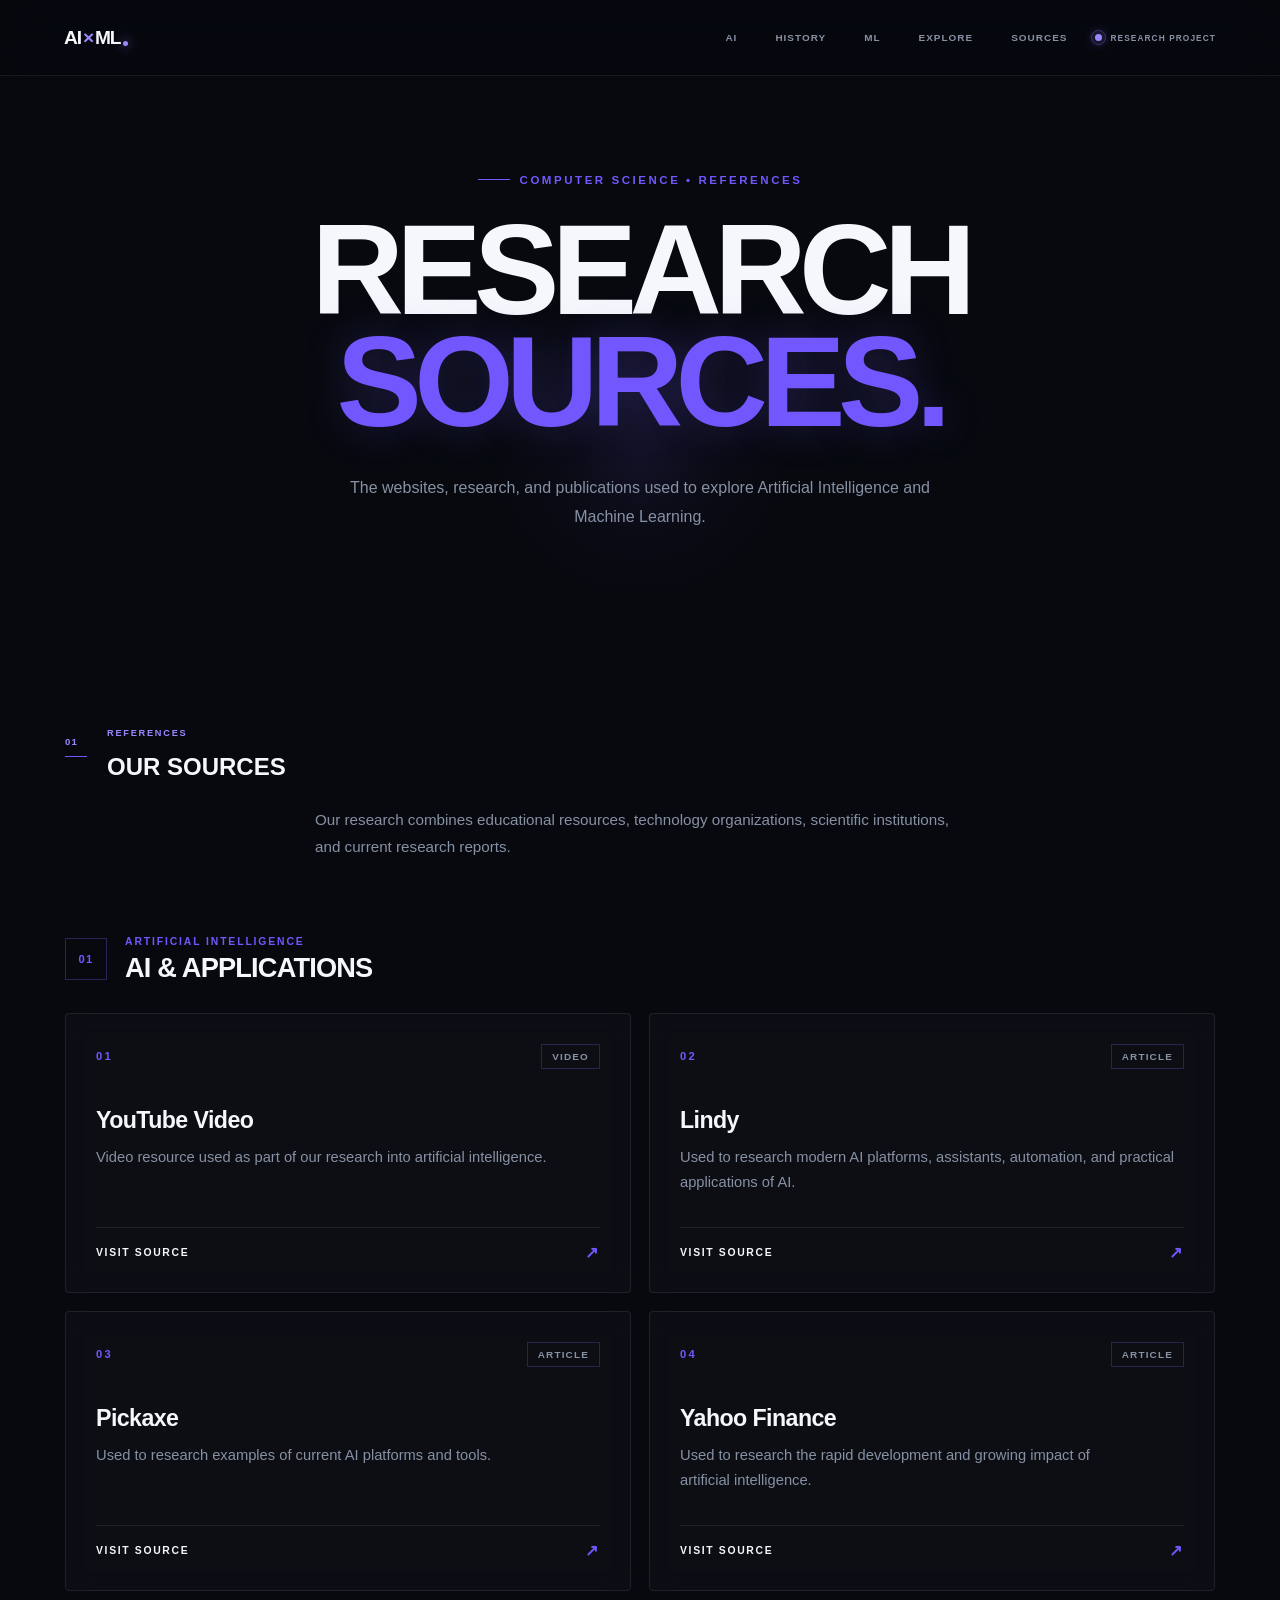
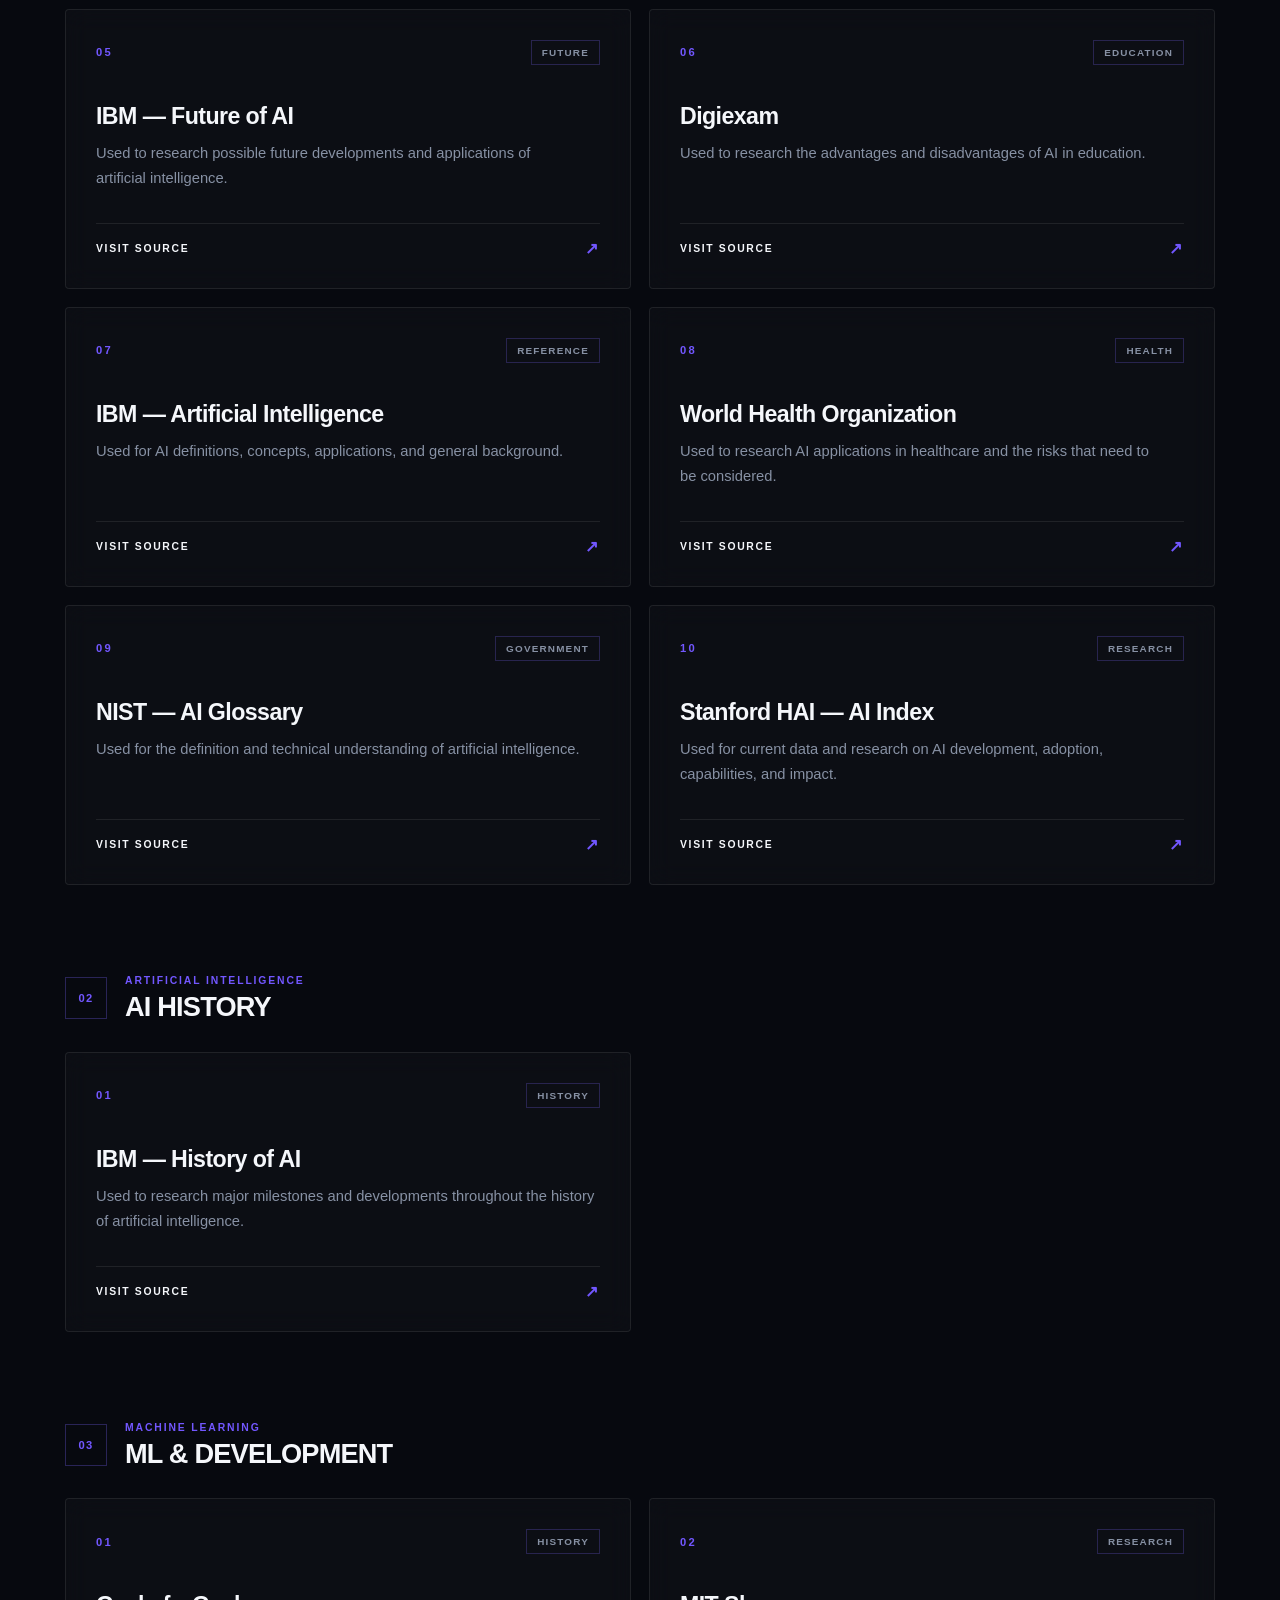
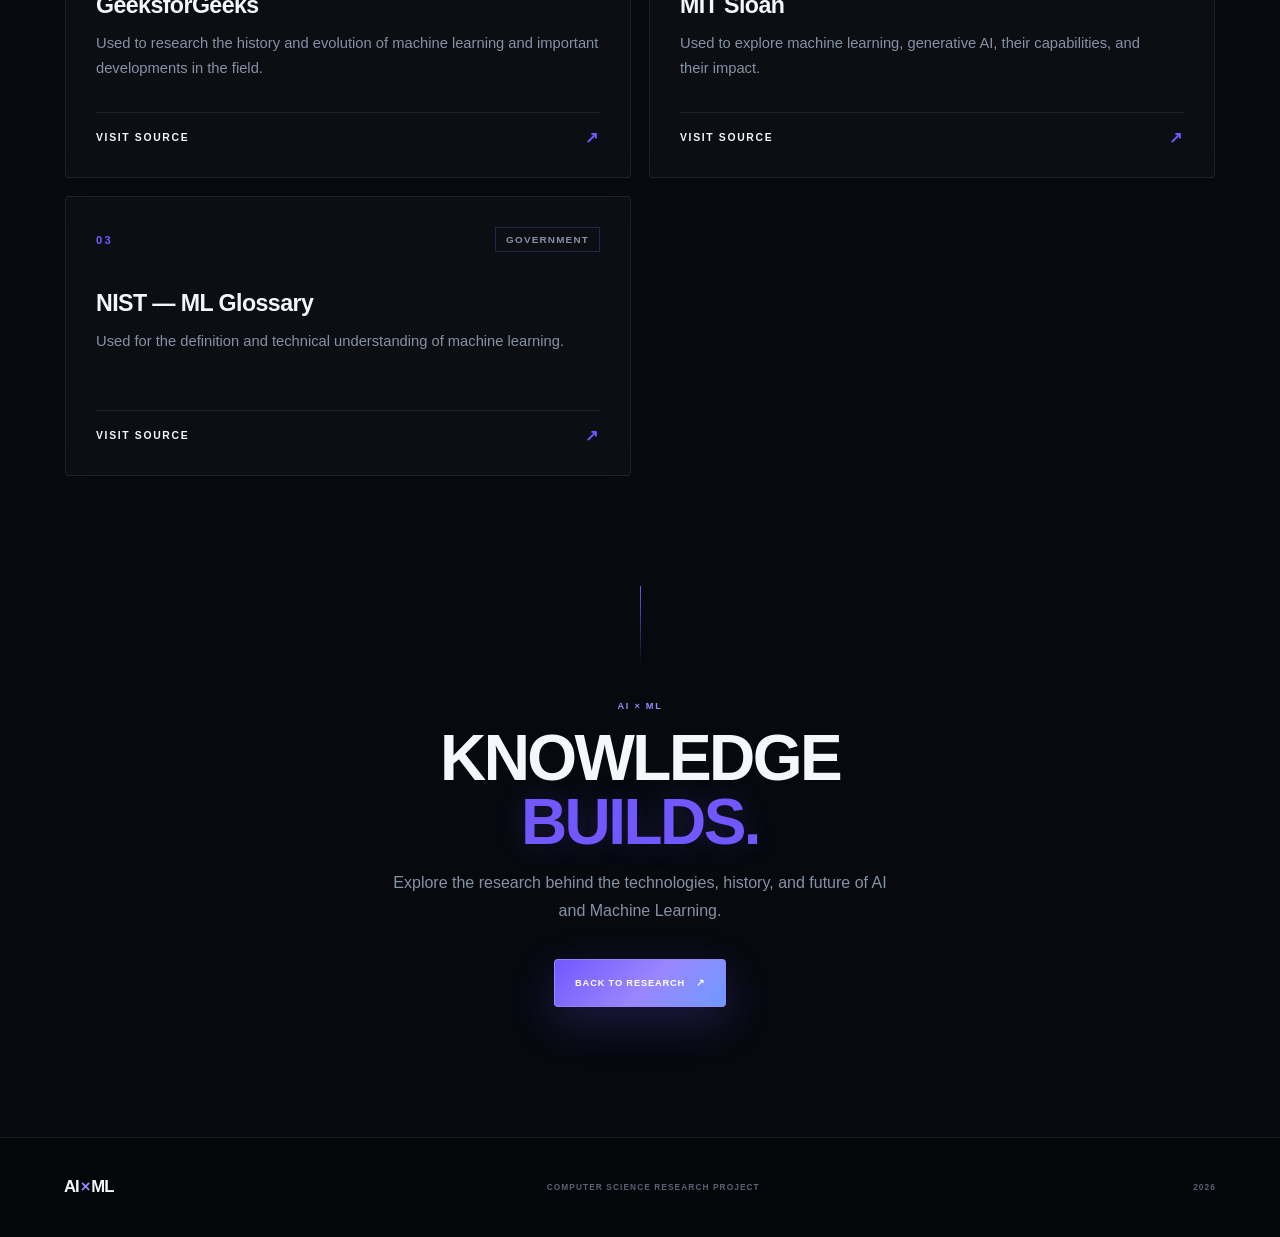
<file: sources.html>
<!DOCTYPE html>
<html lang="en">

<head>

    <meta charset="UTF-8">

    <meta
        name="viewport"
        content="width=device-width, initial-scale=1.0"
    >

    <meta
        name="description"
        content="Sources used for the AI and Machine Learning Research Project"
    >

    <title>Sources | AI × Machine Learning</title>

    <link rel="stylesheet" href="css/variables.css">
    <link rel="stylesheet" href="css/base.css">
    <link rel="stylesheet" href="css/layout.css">
    <link rel="stylesheet" href="css/components.css">
    <link rel="stylesheet" href="css/responsive.css">
    <link rel="stylesheet" href="css/sources.css">

</head>


<body>

    <!-- =========================
         BACKGROUND
    ========================== -->

    <div class="background-grid"></div>

    <div class="background-glow glow-one"></div>
    <div class="background-glow glow-two"></div>


    <!-- =========================
         NAVIGATION
    ========================== -->

    <header class="navbar">

        <a
            href="index.html"
            class="logo"
            aria-label="AI and Machine Learning Research"
        >
            AI<span>×</span>ML
        </a>


        <nav class="nav-links">

            <a
                href="index.html#ai"
                class="nav-link"
            >
                AI
            </a>

            <a
                href="index.html#topics"
                class="nav-link"
            >
                History
            </a>

            <a
                href="index.html#ml"
                class="nav-link"
            >
                ML
            </a>

            <a
                href="index.html#message"
                class="nav-link"
            >
                Explore
            </a>

            <a
                href="sources.html"
                class="nav-link active"
            >
                Sources
            </a>

        </nav>


        <div class="nav-status">

            <span class="status-dot"></span>

            <span>
                RESEARCH PROJECT
            </span>

        </div>


        <button
            class="menu-toggle"
            type="button"
            aria-label="Open navigation menu"
            aria-expanded="false"
            aria-controls="mobile-menu"
        >

            <span></span>
            <span></span>
            <span></span>

        </button>


        <div
            class="mobile-menu"
            id="mobile-menu"
        >

            <a
                href="index.html#ai"
                class="mobile-nav-link"
            >
                AI
            </a>


            <a
                href="index.html#topics"
                class="mobile-nav-link"
            >
                History
            </a>


            <a
                href="index.html#ml"
                class="mobile-nav-link"
            >
                ML
            </a>


            <a
                href="index.html#message"
                class="mobile-nav-link"
            >
                Explore
            </a>


            <a
                href="sources.html"
                class="mobile-nav-link"
            >
                Sources
            </a>

        </div>

    </header>



    <main>


        <!-- =========================
             SOURCES HERO
        ========================== -->

        <section class="sources-hero">

            <div class="sources-hero-content">

                <div class="sources-eyebrow">
                    COMPUTER SCIENCE • REFERENCES
                </div>


                <h1>

                    <span>
                        RESEARCH
                    </span>

                    <span class="accent">
                        SOURCES.
                    </span>

                </h1>


                <p class="sources-intro">
                    The websites, research, and publications
                    used to explore Artificial Intelligence
                    and Machine Learning.
                </p>

            </div>

        </section>



        <!-- =========================
             SOURCES
        ========================== -->

        <section class="sources-section">

            <div class="sources-section-header">

                <div class="section-number">
                    01
                </div>


                <div>

                    <div class="section-eyebrow">
                        REFERENCES
                    </div>

                    <h2>
                        OUR SOURCES
                    </h2>

                </div>

            </div>


            <p class="sources-description">
                Our research combines educational resources,
                technology organizations, scientific institutions,
                and current research reports.
            </p>



            <!-- =========================
                 AI & APPLICATIONS
            ========================== -->

            <div class="source-category">

                <div class="source-category-title">

                    <span>
                        01
                    </span>

                    <div>

                        <div class="source-category-eyebrow">
                            ARTIFICIAL INTELLIGENCE
                        </div>

                        <h3>
                            AI &amp; APPLICATIONS
                        </h3>

                    </div>

                </div>


                <div class="source-grid">


                    <!-- YouTube -->

                    <article class="source-card">

                        <div class="source-top">

                            <span class="source-number">
                                01
                            </span>

                            <span class="source-type">
                                VIDEO
                            </span>

                        </div>


                        <div class="source-content">

                            <h4>
                                YouTube Video
                            </h4>

                            <p>
                                Video resource used as part of
                                our research into artificial
                                intelligence.
                            </p>

                        </div>


                        <a
                            href="https://www.youtube.com/watch?v=w2XFiOsGik0"
                            target="_blank"
                            rel="noopener noreferrer"
                            class="source-link"
                        >
                            VISIT SOURCE
                            <span>↗</span>
                        </a>

                    </article>



                    <!-- Lindy -->

                    <article class="source-card">

                        <div class="source-top">

                            <span class="source-number">
                                02
                            </span>

                            <span class="source-type">
                                ARTICLE
                            </span>

                        </div>


                        <div class="source-content">

                            <h4>
                                Lindy
                            </h4>

                            <p>
                                Used to research modern AI platforms,
                                assistants, automation, and practical
                                applications of AI.
                            </p>

                        </div>


                        <a
                            href="https://www.lindy.ai/blog/ai-platforms"
                            target="_blank"
                            rel="noopener noreferrer"
                            class="source-link"
                        >
                            VISIT SOURCE
                            <span>↗</span>
                        </a>

                    </article>



                    <!-- Pickaxe -->

                    <article class="source-card">

                        <div class="source-top">

                            <span class="source-number">
                                03
                            </span>

                            <span class="source-type">
                                ARTICLE
                            </span>

                        </div>


                        <div class="source-content">

                            <h4>
                                Pickaxe
                            </h4>

                            <p>
                                Used to research examples of
                                current AI platforms and tools.
                            </p>

                        </div>


                        <a
                            href="https://pickaxe.co/post/top-ai-platforms"
                            target="_blank"
                            rel="noopener noreferrer"
                            class="source-link"
                        >
                            VISIT SOURCE
                            <span>↗</span>
                        </a>

                    </article>



                    <!-- Yahoo Finance -->

                    <article class="source-card">

                        <div class="source-top">

                            <span class="source-number">
                                04
                            </span>

                            <span class="source-type">
                                ARTICLE
                            </span>

                        </div>


                        <div class="source-content">

                            <h4>
                                Yahoo Finance
                            </h4>

                            <p>
                                Used to research the rapid development
                                and growing impact of artificial
                                intelligence.
                            </p>

                        </div>


                        <a
                            href="https://uk.finance.yahoo.com/news/ai-developing-fast-becoming-hard-142100365.html"
                            target="_blank"
                            rel="noopener noreferrer"
                            class="source-link"
                        >
                            VISIT SOURCE
                            <span>↗</span>
                        </a>

                    </article>



                    <!-- IBM Future -->

                    <article class="source-card">

                        <div class="source-top">

                            <span class="source-number">
                                05
                            </span>

                            <span class="source-type">
                                FUTURE
                            </span>

                        </div>


                        <div class="source-content">

                            <h4>
                                IBM — Future of AI
                            </h4>

                            <p>
                                Used to research possible future
                                developments and applications
                                of artificial intelligence.
                            </p>

                        </div>


                        <a
                            href="https://www.ibm.com/think/insights/artificial-intelligence-future"
                            target="_blank"
                            rel="noopener noreferrer"
                            class="source-link"
                        >
                            VISIT SOURCE
                            <span>↗</span>
                        </a>

                    </article>



                    <!-- Digiexam -->

                    <article class="source-card">

                        <div class="source-top">

                            <span class="source-number">
                                06
                            </span>

                            <span class="source-type">
                                EDUCATION
                            </span>

                        </div>


                        <div class="source-content">

                            <h4>
                                Digiexam
                            </h4>

                            <p>
                                Used to research the advantages
                                and disadvantages of AI in
                                education.
                            </p>

                        </div>


                        <a
                            href="https://www.digiexam.com/blog/advantages-and-disadvantages-of-artificial-intelligence-in-education"
                            target="_blank"
                            rel="noopener noreferrer"
                            class="source-link"
                        >
                            VISIT SOURCE
                            <span>↗</span>
                        </a>

                    </article>



                    <!-- IBM AI -->

                    <article class="source-card">

                        <div class="source-top">

                            <span class="source-number">
                                07
                            </span>

                            <span class="source-type">
                                REFERENCE
                            </span>

                        </div>


                        <div class="source-content">

                            <h4>
                                IBM — Artificial Intelligence
                            </h4>

                            <p>
                                Used for AI definitions, concepts,
                                applications, and general background.
                            </p>

                        </div>


                        <a
                            href="https://www.ibm.com/think/topics/artificial-intelligence"
                            target="_blank"
                            rel="noopener noreferrer"
                            class="source-link"
                        >
                            VISIT SOURCE
                            <span>↗</span>
                        </a>

                    </article>



                    <!-- WHO -->

                    <article class="source-card">

                        <div class="source-top">

                            <span class="source-number">
                                08
                            </span>

                            <span class="source-type">
                                HEALTH
                            </span>

                        </div>


                        <div class="source-content">

                            <h4>
                                World Health Organization
                            </h4>

                            <p>
                                Used to research AI applications
                                in healthcare and the risks that
                                need to be considered.
                            </p>

                        </div>


                        <a
                            href="https://www.who.int/publications/m/item/artificial-intelligence-for-health"
                            target="_blank"
                            rel="noopener noreferrer"
                            class="source-link"
                        >
                            VISIT SOURCE
                            <span>↗</span>
                        </a>

                    </article>



                    <!-- NIST AI -->

                    <article class="source-card">

                        <div class="source-top">

                            <span class="source-number">
                                09
                            </span>

                            <span class="source-type">
                                GOVERNMENT
                            </span>

                        </div>


                        <div class="source-content">

                            <h4>
                                NIST — AI Glossary
                            </h4>

                            <p>
                                Used for the definition and
                                technical understanding of
                                artificial intelligence.
                            </p>

                        </div>


                        <a
                            href="https://csrc.nist.gov/glossary/term/AI"
                            target="_blank"
                            rel="noopener noreferrer"
                            class="source-link"
                        >
                            VISIT SOURCE
                            <span>↗</span>
                        </a>

                    </article>



                    <!-- Stanford -->

                    <article class="source-card">

                        <div class="source-top">

                            <span class="source-number">
                                10
                            </span>

                            <span class="source-type">
                                RESEARCH
                            </span>

                        </div>


                        <div class="source-content">

                            <h4>
                                Stanford HAI — AI Index
                            </h4>

                            <p>
                                Used for current data and research
                                on AI development, adoption,
                                capabilities, and impact.
                            </p>

                        </div>


                        <a
                            href="https://hai.stanford.edu/ai-index/2026-ai-index-report"
                            target="_blank"
                            rel="noopener noreferrer"
                            class="source-link"
                        >
                            VISIT SOURCE
                            <span>↗</span>
                        </a>

                    </article>

                </div>

            </div>



            <!-- =========================
                 AI HISTORY
            ========================== -->

            <div class="source-category">

                <div class="source-category-title">

                    <span>
                        02
                    </span>

                    <div>

                        <div class="source-category-eyebrow">
                            ARTIFICIAL INTELLIGENCE
                        </div>

                        <h3>
                            AI HISTORY
                        </h3>

                    </div>

                </div>


                <div class="source-grid">


                    <article class="source-card">

                        <div class="source-top">

                            <span class="source-number">
                                01
                            </span>

                            <span class="source-type">
                                HISTORY
                            </span>

                        </div>


                        <div class="source-content">

                            <h4>
                                IBM — History of AI
                            </h4>

                            <p>
                                Used to research major milestones
                                and developments throughout the
                                history of artificial intelligence.
                            </p>

                        </div>


                        <a
                            href="https://www.ibm.com/think/topics/history-of-artificial-intelligence"
                            target="_blank"
                            rel="noopener noreferrer"
                            class="source-link"
                        >
                            VISIT SOURCE
                            <span>↗</span>
                        </a>

                    </article>

                </div>

            </div>



            <!-- =========================
                 MACHINE LEARNING
            ========================== -->

            <div class="source-category">

                <div class="source-category-title">

                    <span>
                        03
                    </span>

                    <div>

                        <div class="source-category-eyebrow">
                            MACHINE LEARNING
                        </div>

                        <h3>
                            ML &amp; DEVELOPMENT
                        </h3>

                    </div>

                </div>


                <div class="source-grid">


                    <!-- GeeksforGeeks -->

                    <article class="source-card">

                        <div class="source-top">

                            <span class="source-number">
                                01
                            </span>

                            <span class="source-type">
                                HISTORY
                            </span>

                        </div>


                        <div class="source-content">

                            <h4>
                                GeeksforGeeks
                            </h4>

                            <p>
                                Used to research the history and
                                evolution of machine learning and
                                important developments in the field.
                            </p>

                        </div>


                        <a
                            href="https://www.geeksforgeeks.org/machine-learning/history-and-evolution-of-machine-learning/"
                            target="_blank"
                            rel="noopener noreferrer"
                            class="source-link"
                        >
                            VISIT SOURCE
                            <span>↗</span>
                        </a>

                    </article>



                    <!-- MIT Sloan -->

                    <article class="source-card">

                        <div class="source-top">

                            <span class="source-number">
                                02
                            </span>

                            <span class="source-type">
                                RESEARCH
                            </span>

                        </div>


                        <div class="source-content">

                            <h4>
                                MIT Sloan
                            </h4>

                            <p>
                                Used to explore machine learning,
                                generative AI, their capabilities,
                                and their impact.
                            </p>

                        </div>


                        <a
                            href="https://mitsloan.mit.edu/ideas-made-to-matter/machine-learning-and-generative-ai-what-are-they-good-for"
                            target="_blank"
                            rel="noopener noreferrer"
                            class="source-link"
                        >
                            VISIT SOURCE
                            <span>↗</span>
                        </a>

                    </article>



                    <!-- NIST ML -->

                    <article class="source-card">

                        <div class="source-top">

                            <span class="source-number">
                                03
                            </span>

                            <span class="source-type">
                                GOVERNMENT
                            </span>

                        </div>


                        <div class="source-content">

                            <h4>
                                NIST — ML Glossary
                            </h4>

                            <p>
                                Used for the definition and
                                technical understanding of
                                machine learning.
                            </p>

                        </div>


                        <a
                            href="https://csrc.nist.gov/glossary/term/ml"
                            target="_blank"
                            rel="noopener noreferrer"
                            class="source-link"
                        >
                            VISIT SOURCE
                            <span>↗</span>
                        </a>

                    </article>

                </div>

            </div>



            <!-- =========================
                 SOURCES END
            ========================== -->

            <div class="sources-end">

                <div class="sources-end-line"></div>


                <div class="section-eyebrow">
                    AI × ML
                </div>


                <h2>
                    KNOWLEDGE<br>
                    <span class="accent">BUILDS.</span>
                </h2>


                <p>
                    Explore the research behind the technologies,
                    history, and future of AI and Machine Learning.
                </p>


                <a
                    href="index.html"
                    class="button button-primary"
                >
                    Back to Research
                    <span>↗</span>
                </a>

            </div>

        </section>

    </main>



    <!-- =========================
         FOOTER
    ========================== -->

    <footer class="footer">

        <div class="footer-logo">
            AI<span>×</span>ML
        </div>


        <div class="footer-text">
            COMPUTER SCIENCE RESEARCH PROJECT
        </div>


        <div class="footer-year">
            2026
        </div>

    </footer>



    <script src="js/script.js"></script>

</body>

</html>
</file>
<file: css/variables.css>
/* =========================================
   AI × ML RESEARCH
   DESIGN SYSTEM
========================================= */

:root {

    /* =========================================
       BACKGROUNDS
    ========================================= */

    --background: #07090f;

    --background-deep: #040509;

    --surface: #0c1019;

    --surface-light: #121827;

    --surface-bright: #182033;


    /* =========================================
       LIGHT SECTIONS
    ========================================= */

    --section-light: #edf0f5;

    --section-light-alt: #e5e9f0;

    --section-light-surface: #f7f8fb;

    --section-light-surface-alt: #dfe4ec;


    /* =========================================
       BORDERS
    ========================================= */

    --border:
        rgba(255, 255, 255, 0.09);

    --border-bright:
        rgba(255, 255, 255, 0.20);

    --border-accent:
        rgba(148, 127, 255, 0.35);

    --light-border:
        rgba(10, 15, 25, 0.11);

    --light-border-bright:
        rgba(10, 15, 25, 0.20);


    /* =========================================
       DARK TEXT
    ========================================= */

    --text: #f5f7fb;

    --text-soft: #c8ceda;

    --text-muted: #8791a4;

    --text-dim: #596274;


    /* =========================================
       LIGHT TEXT
    ========================================= */

    --light-text: #080d16;

    --light-text-soft: #252d3b;

    --light-text-muted: #626c7c;


    /* =========================================
       ACCENT
    ========================================= */

    --accent: #7257ff;

    --accent-light: #9a87ff;

    --accent-bright: #b4a5ff;

    --accent-blue: #4d7cff;


    /* =========================================
       GRADIENTS
    ========================================= */

    --gradient-accent:
        linear-gradient(
            135deg,
            #7257ff 0%,
            #9a87ff 55%,
            #6e9aff 100%
        );

    --gradient-dark:
        linear-gradient(
            135deg,
            #07090f 0%,
            #0b101a 55%,
            #07090f 100%
        );

    --gradient-light:
        linear-gradient(
            135deg,
            #edf0f5 0%,
            #f5f7fa 50%,
            #e5e9f0 100%
        );


    /* =========================================
       SHADOWS
    ========================================= */

    --shadow-small:
        0 10px 30px
        rgba(0, 0, 0, 0.12);

    --shadow-medium:
        0 25px 70px
        rgba(0, 0, 0, 0.20);

    --shadow-large:
        0 40px 120px
        rgba(0, 0, 0, 0.28);

    --shadow-accent:
        0 20px 80px
        rgba(114, 87, 255, 0.22);


    /* =========================================
       LAYOUT
    ========================================= */

    --max-width: 1400px;

    --content-width: 1180px;

    --page-padding:
        clamp(20px, 5vw, 80px);

    --section-padding:
        clamp(90px, 11vw, 170px);


    /* =========================================
       RADIUS
    ========================================= */

    --radius-small: 4px;

    --radius-medium: 10px;

    --radius-large: 18px;

    --radius-pill: 999px;


    /* =========================================
       TRANSITIONS
    ========================================= */

    --ease:
        cubic-bezier(0.16, 1, 0.3, 1);

    --transition-fast:
        0.2s var(--ease);

    --transition:
        0.35s var(--ease);

    --transition-slow:
        0.7s var(--ease);
}
</file>
<file: css/base.css>
/* =========================================
   RESET
========================================= */

* {
    margin: 0;
    padding: 0;
    box-sizing: border-box;
}


html {
    scroll-behavior: smooth;

    background:
        var(--background-deep);
}


body {

    min-width: 280px;

    font-family:
        Inter,
        -apple-system,
        BlinkMacSystemFont,
        "Segoe UI",
        sans-serif;

    background:
        var(--background);

    color:
        var(--text);

    overflow-x: hidden;

    -webkit-font-smoothing: antialiased;

    text-rendering: optimizeLegibility;
}


body::selection {

    background:
        rgba(114, 87, 255, 0.35);

    color:
        white;
}


a {

    color: inherit;

    text-decoration: none;
}


button,
a {

    -webkit-tap-highlight-color:
        transparent;
}


button {

    font: inherit;
}


img,
svg {

    display: block;

    max-width: 100%;
}


main {

    position: relative;

    overflow: clip;
}


section {

    position: relative;
}


h1,
h2,
h3,
p {

    overflow-wrap: normal;

    word-break: normal;
}


h1,
h2,
h3 {

    text-wrap: balance;
}


p {

    text-wrap: pretty;
}


/* =========================================
   ACCESSIBILITY
========================================= */

:focus-visible {

    outline:
        2px solid
        var(--accent-light);

    outline-offset: 5px;
}


/* =========================================
   CUSTOM SCROLLBAR
========================================= */

::-webkit-scrollbar {

    width: 8px;
}


::-webkit-scrollbar-track {

    background:
        #06080d;
}


::-webkit-scrollbar-thumb {

    background:
        linear-gradient(
            180deg,
            var(--accent),
            var(--accent-light)
        );

    border-radius:
        999px;
}


::-webkit-scrollbar-thumb:hover {

    background:
        var(--accent-bright);
}
</file>
<file: css/layout.css>
/* =========================================
   BACKGROUND SYSTEM
========================================= */

.background-grid {

    position: fixed;

    inset: 0;

    z-index: -10;

    pointer-events: none;

    background-image:
        linear-gradient(
            rgba(255, 255, 255, 0.028) 1px,
            transparent 1px
        ),
        linear-gradient(
            90deg,
            rgba(255, 255, 255, 0.028) 1px,
            transparent 1px
        );

    background-size:
        64px 64px;

    mask-image:
        linear-gradient(
            to bottom,
            black 0%,
            black 35%,
            transparent 90%
        );

    opacity:
        0.75;

    animation:
        grid-drift
        24s
        linear
        infinite;
}


@keyframes grid-drift {

    from {
        background-position:
            0 0;
    }

    to {
        background-position:
            64px 64px;
    }
}


.background-glow {

    position: fixed;

    width:
        clamp(300px, 45vw, 700px);

    height:
        clamp(300px, 45vw, 700px);

    border-radius:
        50%;

    filter:
        blur(
            clamp(90px, 12vw, 160px)
        );

    opacity:
        0.12;

    pointer-events:
        none;

    z-index:
        -9;

    animation:
        ambient-glow
        12s
        ease-in-out
        infinite alternate;
}


.glow-one {

    top:
        -300px;

    left:
        -250px;

    background:
        var(--accent);
}


.glow-two {

    top:
        40%;

    right:
        -300px;

    background:
        var(--accent-blue);

    animation-delay:
        -5s;
}


@keyframes ambient-glow {

    from {
        transform:
            translate3d(0, 0, 0)
            scale(1);
    }

    to {
        transform:
            translate3d(30px, 25px, 0)
            scale(1.08);
    }
}



/* =========================================
   NAVIGATION
========================================= */

.navbar {

    position: fixed;

    top: 0;
    left: 0;
    right: 0;

    min-height:
        76px;

    padding:
        12px var(--page-padding);

    display:
        flex;

    align-items:
        center;

    gap:
        28px;

    z-index:
        100;

    border-bottom:
        1px solid
        rgba(255, 255, 255, 0.07);

    background:
        rgba(5, 7, 12, 0.62);

    backdrop-filter:
        blur(22px)
        saturate(140%);

    -webkit-backdrop-filter:
        blur(22px)
        saturate(140%);

    transition:
        background var(--transition),
        border-color var(--transition),
        box-shadow var(--transition);
}


.navbar::before {

    content: "";

    position: absolute;

    left: 0;
    right: 0;

    bottom: -1px;

    height: 1px;

    background:
        linear-gradient(
            90deg,
            transparent,
            rgba(148, 127, 255, 0.28),
            transparent
        );

    opacity:
        0;

    transition:
        opacity var(--transition);
}


.navbar-scrolled {

    background:
        rgba(5, 7, 12, 0.90);

    border-color:
        rgba(148, 127, 255, 0.14);

    box-shadow:
        0 15px 60px
        rgba(0, 0, 0, 0.28);
}


.navbar-scrolled::before {

    opacity:
        1;
}


.logo {

    position: relative;

    flex-shrink: 0;

    font-size:
        clamp(1rem, 1.5vw, 1.25rem);

    font-weight:
        850;

    letter-spacing:
        -0.06em;
}


.logo::after {

    content: "";

    position: absolute;

    width: 5px;
    height: 5px;

    right: -8px;
    bottom: 3px;

    border-radius:
        50%;

    background:
        var(--accent-light);

    box-shadow:
        0 0 12px
        var(--accent-light);
}


.logo span {

    color:
        var(--accent-light);

    margin:
        0 2px;
}


.nav-links {

    display:
        flex;

    align-items:
        center;

    gap:
        clamp(18px, 3vw, 38px);

    margin-left:
        auto;
}


.nav-status {

    flex-shrink: 0;

    display:
        flex;

    align-items:
        center;

    gap:
        8px;

    color:
        var(--text-muted);

    font-size:
        clamp(0.48rem, 0.65vw, 0.62rem);

    font-weight:
        600;

    letter-spacing:
        0.13em;

    white-space:
        nowrap;
}


.status-dot {

    position: relative;

    width:
        7px;

    height:
        7px;

    flex-shrink: 0;

    border-radius:
        50%;

    background:
        var(--accent-light);

    box-shadow:
        0 0 12px
        var(--accent-light);
}


.status-dot::after {

    content: "";

    position: absolute;

    inset:
        -4px;

    border:
        1px solid
        rgba(148, 127, 255, 0.3);

    border-radius:
        50%;

    animation:
        status-pulse
        2s
        ease-out
        infinite;
}


@keyframes status-pulse {

    0% {

        transform:
            scale(0.7);

        opacity:
            0.8;
    }

    100% {

        transform:
            scale(1.8);

        opacity:
            0;
    }
}



/* =========================================
   GENERAL SECTIONS
========================================= */

.section {

    position:
        relative;

    isolation:
        isolate;

    width:
        min(
            100%,
            var(--max-width)
        );

    margin:
        0 auto;

    padding:
        clamp(105px, 10vw, 150px)
        var(--page-padding);
}


.section::after {

    content: "";

    position: absolute;

    left:
        var(--page-padding);

    right:
        var(--page-padding);

    bottom:
        0;

    height:
        1px;

    background:
        linear-gradient(
            90deg,
            transparent,
            var(--border),
            transparent
        );

    opacity:
        0.6;
}



/* =========================================
   HERO BACKGROUND
========================================= */

.hero {

    isolation:
        isolate;
}


.hero::before {

    content: "";

    position: absolute;

    top: 0;
    bottom: 0;

    left: 50%;

    width:
        100vw;

    transform:
        translateX(-50%);

    background:
        radial-gradient(
            circle at 72% 40%,
            rgba(114, 87, 255, 0.09),
            transparent 28%
        ),

        linear-gradient(
            135deg,
            #06080d 0%,
            #0a0e17 55%,
            #07090f 100%
        );

    z-index:
        -2;
}


.hero::after {

    content: "";

    position: absolute;

    left: 50%;

    bottom: 0;

    width:
        100vw;

    height:
        220px;

    transform:
        translateX(-50%);

    background:
        linear-gradient(
            to bottom,
            transparent,
            #07090f
        );

    z-index:
        -1;

    pointer-events:
        none;
}



/* =========================================
   ABOUT — LIGHT
========================================= */

.about-section::before {

    content: "";

    position: absolute;

    top: 0;
    bottom: 0;

    left: 50%;

    width:
        100vw;

    transform:
        translateX(-50%);

    background:
        var(--gradient-light);

    border-top:
        1px solid
        var(--light-border);

    border-bottom:
        1px solid
        var(--light-border);

    z-index:
        -1;
}


.about-section::after {

    background:
        linear-gradient(
            90deg,
            transparent,
            rgba(10, 15, 25, 0.12),
            transparent
        );
}



/* =========================================
   TOPICS — DARK
========================================= */

.topics-section::before {

    content: "";

    position: absolute;

    top: 0;
    bottom: 0;

    left: 50%;

    width:
        100vw;

    transform:
        translateX(-50%);

    background:
        radial-gradient(
            circle at 50% 100%,
            rgba(114, 87, 255, 0.07),
            transparent 35%
        ),

        var(--gradient-dark);

    border-top:
        1px solid
        var(--border);

    border-bottom:
        1px solid
        var(--border);

    z-index:
        -1;
}



/* =========================================
   VISUAL / ML — LIGHT
========================================= */

.visual-section {

    position:
        relative;

    isolation:
        isolate;

    padding:
        clamp(100px, 10vw, 150px)
        var(--page-padding);

    background:
        var(--gradient-light);

    border-top:
        1px solid
        var(--light-border);

    border-bottom:
        1px solid
        var(--light-border);

    color:
        var(--light-text);
}


.visual-section::before {

    content: "";

    position: absolute;

    inset:
        0;

    background-image:
        linear-gradient(
            rgba(10, 15, 25, 0.035) 1px,
            transparent 1px
        ),

        linear-gradient(
            90deg,
            rgba(10, 15, 25, 0.035) 1px,
            transparent 1px
        );

    background-size:
        60px 60px;

    mask-image:
        linear-gradient(
            to bottom,
            transparent,
            black 20%,
            black 80%,
            transparent
        );

    z-index:
        -1;

    pointer-events:
        none;
}



/* =========================================
   FINAL SECTION — DARK
========================================= */

.final-section {

    position:
        relative;

    isolation:
        isolate;

    min-height:
        clamp(500px, 70vh, 780px);

    padding:
        clamp(100px, 10vw, 150px)
        var(--page-padding);

    display:
        flex;

    align-items:
        center;

    justify-content:
        center;

    background:
        radial-gradient(
            circle at 50% 50%,
            rgba(114, 87, 255, 0.10),
            transparent 32%
        ),

        linear-gradient(
            135deg,
            #06080d,
            #0a0e17,
            #06080d
        );

    color:
        var(--text);

    overflow:
        hidden;
}


.final-section::after {

    content: "";

    position: absolute;

    inset:
        12%;

    border:
        1px solid
        rgba(148, 127, 255, 0.08);

    border-radius:
        50%;

    transform:
        rotate(-8deg);

    box-shadow:
        0 0 100px
        rgba(114, 87, 255, 0.06);

    pointer-events:
        none;
}



/* =========================================
   VISUAL CONTAINER
========================================= */

.visual-container {

    position:
        relative;

    width:
        min(
            100%,
            var(--content-width)
        );

    min-height:
        540px;

    margin:
        0 auto;

    display:
        grid;

    grid-template-columns:
        minmax(0, 0.82fr)
        minmax(0, 1.18fr);

    align-items:
        center;

    gap:
        clamp(50px, 7vw, 100px);
}


.visual-network {

    position:
        relative;

    width:
        min(
            100%,
            600px
        );

    aspect-ratio:
        1 / 1;

    margin:
        auto;
}



/* =========================================
   AI GRID
========================================= */

.about-grid {

    display:
        grid;

    grid-template-columns:
        minmax(0, 1.25fr)
        minmax(260px, 0.75fr);

    gap:
        18px;
}


.placeholder-stack {

    display:
        flex;

    flex-direction:
        column;

    gap:
        18px;
}



/* =========================================
   TOPIC GRID
========================================= */

.topic-grid {

    display:
        grid;

    grid-template-columns:
        repeat(
            4,
            minmax(0, 1fr)
        );

    gap:
        14px;
}



/* =========================================
   FOOTER
========================================= */

.footer {

    position:
        relative;

    min-height:
        100px;

    padding:
        30px var(--page-padding);

    border-top:
        1px solid
        var(--border);

    background:
        #04060a;

    display:
        flex;

    align-items:
        center;

    justify-content:
        space-between;

    gap:
        20px;

    z-index:
        2;
}
</file>
<file: css/components.css>
/* =========================================
   NAVIGATION LINKS
========================================= */

.nav-link {

    position:
        relative;

    padding:
        10px 0;

    color:
        var(--text-muted);

    font-size:
        clamp(0.60rem, 0.78vw, 0.72rem);

    font-weight:
        650;

    letter-spacing:
        0.10em;

    text-transform:
        uppercase;

    white-space:
        nowrap;

    transition:
        color var(--transition-fast);
}


.nav-link::before {

    content: "";

    position:
        absolute;

    left:
        50%;

    bottom:
        0;

    width:
        4px;

    height:
        4px;

    border-radius:
        50%;

    background:
        var(--accent-light);

    transform:
        translateX(-50%)
        scale(0);

    box-shadow:
        0 0 10px
        var(--accent-light);

    transition:
        transform var(--transition-fast);
}


.nav-link:hover {

    color:
        var(--text);
}


.nav-link:hover::before {

    transform:
        translateX(-50%)
        scale(1);
}



/* =========================================
   BUTTONS
========================================= */

.button {

    position:
        relative;

    overflow:
        hidden;

    min-height:
        48px;

    display:
        inline-flex;

    align-items:
        center;

    justify-content:
        center;

    gap:
        11px;

    padding:
        10px 20px;

    border:
        1px solid
        var(--border);

    border-radius:
        var(--radius-small);

    font-size:
        clamp(0.58rem, 0.72vw, 0.68rem);

    font-weight:
        750;

    letter-spacing:
        0.09em;

    text-transform:
        uppercase;

    transition:
        transform var(--transition),
        border-color var(--transition),
        background var(--transition),
        box-shadow var(--transition);
}


.button span {

    font-size:
        1.1em;

    transition:
        transform var(--transition);
}


.button:hover {

    transform:
        translateY(-3px);

    border-color:
        var(--border-bright);

    box-shadow:
        var(--shadow-medium);
}


.button:hover span {

    transform:
        translateX(4px);
}


.button-primary {

    background:
        var(--gradient-accent);

    border-color:
        rgba(154, 135, 255, 0.8);

    color:
        white;

    box-shadow:
        0 15px 45px
        rgba(114, 87, 255, 0.22);
}


.button-primary:hover {

    box-shadow:
        0 20px 65px
        rgba(114, 87, 255, 0.34);
}


.button-secondary {

    background:
        rgba(255, 255, 255, 0.035);

    color:
        var(--text-soft);

    backdrop-filter:
        blur(10px);
}



/* =========================================
   SECTION HEADERS
========================================= */

.section-header {

    position:
        relative;

    display:
        flex;

    align-items:
        flex-start;

    gap:
        clamp(16px, 2.2vw, 26px);

    margin-bottom:
        clamp(38px, 5vw, 55px);
}


.section-number {

    position:
        relative;

    flex-shrink:
        0;

    padding-top:
        8px;

    color:
        var(--accent-light);

    font-size:
        clamp(0.55rem, 0.75vw, 0.68rem);

    font-weight:
        750;

    letter-spacing:
        0.12em;
}


.section-number::after {

    content: "";

    display:
        block;

    width:
        22px;

    height:
        1px;

    margin-top:
        9px;

    background:
        var(--accent);
}


.section-header h2 {

    max-width:
        850px;

    font-size:
        clamp(
            2.15rem,
            5vw,
            5.2rem
        );

    line-height:
        0.91;

    letter-spacing:
        -0.06em;

    font-weight:
        820;

    text-wrap:
        balance;
}


.section-eyebrow,
.eyebrow {

    color:
        var(--accent-light);

    font-size:
        clamp(0.52rem, 0.72vw, 0.66rem);

    font-weight:
        750;

    letter-spacing:
        0.19em;

    text-transform:
        uppercase;

    margin-bottom:
        15px;
}


.about-section .section-header h2 {

    color:
        var(--light-text);
}


.about-section .section-eyebrow,
.visual-section .section-eyebrow {

    color:
        var(--accent);
}


.about-section .section-number {

    color:
        var(--accent);
}



/* =========================================
   AI MAIN CARD
========================================= */

.large-placeholder-card {

    position:
        relative;

    min-height:
        325px;

    padding:
        clamp(25px, 3vw, 38px);

    border:
        1px solid
        rgba(10, 15, 25, 0.11);

    border-radius:
        var(--radius-large);

    background:
        linear-gradient(
            145deg,
            rgba(255, 255, 255, 0.93),
            rgba(255, 255, 255, 0.62)
        );

    color:
        var(--light-text);

    overflow:
        hidden;

    box-shadow:
        0 25px 70px
        rgba(20, 30, 45, 0.075);

    transition:
        border-color var(--transition),
        box-shadow var(--transition);
}


.large-placeholder-card::before {

    content: "";

    position:
        absolute;

    width:
        260px;

    height:
        260px;

    right:
        -125px;

    bottom:
        -125px;

    border:
        1px solid
        rgba(114, 87, 255, 0.14);

    border-radius:
        50%;

    box-shadow:
        0 0 0 35px
            rgba(114, 87, 255, 0.025),

        0 0 0 70px
            rgba(114, 87, 255, 0.018);

    pointer-events:
        none;
}


.large-placeholder-card::after {

    content: "";

    position:
        absolute;

    width:
        180px;

    height:
        180px;

    left:
        var(--mouse-x, 50%);

    top:
        var(--mouse-y, 50%);

    transform:
        translate(-50%, -50%);

    border-radius:
        50%;

    background:
        radial-gradient(
            circle,
            rgba(114, 87, 255, 0.13),
            transparent 70%
        );

    opacity:
        0;

    pointer-events:
        none;

    transition:
        opacity var(--transition);
}


.large-placeholder-card:hover {

    border-color:
        rgba(114, 87, 255, 0.25);

    box-shadow:
        0 32px 80px
        rgba(20, 30, 45, 0.11);
}


.large-placeholder-card:hover::after {

    opacity:
        1;
}


.card-number {

    position:
        relative;

    z-index:
        2;

    color:
        var(--light-text-muted);

    font-size:
        0.60rem;

    font-weight:
        700;

    letter-spacing:
        0.14em;
}


.card-content {

    position:
        absolute;

    left:
        clamp(25px, 3vw, 38px);

    right:
        clamp(25px, 3vw, 38px);

    bottom:
        clamp(25px, 3vw, 38px);

    max-width:
        650px;

    z-index:
        2;
}


.card-label {

    display:
        block;

    color:
        var(--accent);

    font-size:
        0.57rem;

    font-weight:
        800;

    letter-spacing:
        0.15em;

    text-transform:
        uppercase;

    margin-bottom:
        10px;
}


.card-content h3 {

    font-size:
        clamp(
            1.55rem,
            2.5vw,
            2.35rem
        );

    line-height:
        0.96;

    letter-spacing:
        -0.045em;

    margin-bottom:
        13px;

    color:
        var(--light-text);

    text-wrap:
        balance;
}


.card-content p {

    max-width:
        600px;

    color:
        var(--light-text-muted);

    line-height:
        1.65;

    font-size:
        clamp(0.80rem, 0.95vw, 0.94rem);
}



/* =========================================
   SMALL AI CARDS
========================================= */

.placeholder-stack {

    display:
        flex;

    flex-direction:
        column;

    gap:
        18px;
}


.small-placeholder-card {

    position:
        relative;

    flex:
        1;

    min-height:
        153px;

    padding:
        25px 28px;

    display:
        flex;

    flex-direction:
        column;

    justify-content:
        flex-end;

    border:
        1px solid
        rgba(10, 15, 25, 0.10);

    border-radius:
        var(--radius-large);

    background:
        rgba(255, 255, 255, 0.64);

    color:
        var(--light-text);

    overflow:
        hidden;

    box-shadow:
        0 18px 48px
        rgba(20, 30, 45, 0.055);

    transition:
        transform var(--transition),
        border-color var(--transition),
        box-shadow var(--transition);
}


.small-placeholder-card::before {

    content: "";

    position:
        absolute;

    top:
        -35px;

    right:
        -35px;

    width:
        105px;

    height:
        105px;

    border:
        1px solid
        rgba(114, 87, 255, 0.11);

    border-radius:
        50%;

    box-shadow:
        0 0 0 22px
        rgba(114, 87, 255, 0.025);
}


.small-placeholder-card::after {

    content: "";

    position:
        absolute;

    width:
        150px;

    height:
        150px;

    left:
        var(--mouse-x, 50%);

    top:
        var(--mouse-y, 50%);

    transform:
        translate(-50%, -50%);

    border-radius:
        50%;

    background:
        radial-gradient(
            circle,
            rgba(114, 87, 255, 0.11),
            transparent 70%
        );

    opacity:
        0;

    pointer-events:
        none;
}


.small-placeholder-card:hover {

    transform:
        translateX(6px);

    border-color:
        rgba(114, 87, 255, 0.28);

    box-shadow:
        0 25px 60px
        rgba(20, 30, 45, 0.09);
}


.small-placeholder-card:hover::after {

    opacity:
        1;
}


.small-placeholder-card strong {

    position:
        relative;

    z-index:
        2;

    font-size:
        clamp(
            1.05rem,
            1.7vw,
            1.48rem
        );

    line-height:
        1.02;

    letter-spacing:
        -0.04em;

    color:
        var(--light-text);

    text-wrap:
        balance;
}



/* =========================================
   AI SUMMARY
========================================= */

.ai-summary {

    margin-top:
        18px;

    padding:
        18px 22px;

    display:
        flex;

    align-items:
        center;

    gap:
        22px;

    border:
        1px solid
        rgba(10, 15, 25, 0.09);

    border-radius:
        var(--radius-medium);

    background:
        rgba(255, 255, 255, 0.40);
}


.ai-summary-label {

    flex-shrink:
        0;

    color:
        var(--accent);

    font-size:
        0.55rem;

    font-weight:
        800;

    letter-spacing:
        0.14em;

    text-transform:
        uppercase;
}


.ai-summary p {

    color:
        var(--light-text-muted);

    font-size:
        clamp(0.76rem, 0.9vw, 0.88rem);

    line-height:
        1.5;
}



/* =========================================
   SECTION ACTION
========================================= */

.about-action {

    margin-top:
        24px;
}



/* =========================================
   TOPIC CARDS
========================================= */

.topic-card {

    position:
        relative;

    min-height:
        255px;

    padding:
        22px;

    display:
        flex;

    flex-direction:
        column;

    border:
        1px solid
        var(--border);

    border-radius:
        var(--radius-large);

    background:
        linear-gradient(
            145deg,
            rgba(17, 23, 34, 0.95),
            rgba(10, 14, 22, 0.96)
        );

    color:
        var(--text);

    overflow:
        hidden;

    transition:
        transform var(--transition),
        border-color var(--transition),
        box-shadow var(--transition),
        background var(--transition);
}


.topic-card::before {

    content: "";

    position:
        absolute;

    inset:
        0;

    background:
        linear-gradient(
            135deg,
            rgba(114, 87, 255, 0.09),
            transparent 48%
        );

    opacity:
        0;

    transition:
        opacity var(--transition);
}


.topic-card::after {

    content: "";

    position:
        absolute;

    width:
        180px;

    height:
        180px;

    left:
        var(--mouse-x, 50%);

    top:
        var(--mouse-y, 50%);

    transform:
        translate(-50%, -50%);

    border-radius:
        50%;

    background:
        radial-gradient(
            circle,
            rgba(114, 87, 255, 0.15),
            transparent 70%
        );

    opacity:
        0;

    pointer-events:
        none;
}


.topic-card:hover {

    transform:
        translateY(-7px);

    border-color:
        rgba(148, 127, 255, 0.36);

    box-shadow:
        0 25px 65px
        rgba(0, 0, 0, 0.25);
}


.topic-card:hover::before,
.topic-card:hover::after {

    opacity:
        1;
}


.topic-card.featured {

    background:
        linear-gradient(
            145deg,
            rgba(114, 87, 255, 0.20),
            rgba(13, 17, 27, 0.98)
        );

    border-color:
        rgba(148, 127, 255, 0.20);
}


.topic-top {

    position:
        relative;

    z-index:
        2;

    display:
        flex;

    align-items:
        center;

    justify-content:
        space-between;
}


.topic-number {

    color:
        var(--text-muted);

    font-size:
        0.56rem;

    font-weight:
        700;

    letter-spacing:
        0.12em;
}


.topic-arrow {

    width:
        30px;

    height:
        30px;

    display:
        flex;

    align-items:
        center;

    justify-content:
        center;

    border:
        1px solid
        var(--border);

    border-radius:
        50%;

    color:
        var(--text-muted);

    font-size:
        0.95rem;

    transition:
        transform var(--transition),
        color var(--transition),
        border-color var(--transition),
        background var(--transition);
}


.topic-card:hover .topic-arrow {

    transform:
        translate(3px, -3px);

    color:
        var(--accent-light);

    border-color:
        rgba(148, 127, 255, 0.35);

    background:
        rgba(114, 87, 255, 0.10);
}


.topic-icon {

    position:
        relative;

    z-index:
        2;

    margin-top:
        auto;

    margin-bottom:
        22px;

    width:
        58px;

    height:
        58px;

    display:
        flex;

    align-items:
        center;

    justify-content:
        center;

    border:
        1px solid
        rgba(148, 127, 255, 0.22);

    border-radius:
        13px;

    color:
        var(--accent-light);

    font-size:
        0.67rem;

    font-weight:
        850;

    letter-spacing:
        0.05em;

    background:
        linear-gradient(
            135deg,
            rgba(114, 87, 255, 0.15),
            rgba(114, 87, 255, 0.04)
        );

    box-shadow:
        inset 0 0 25px
        rgba(114, 87, 255, 0.04);
}


.topic-card h3 {

    position:
        relative;

    z-index:
        2;

    font-size:
        clamp(
            1.08rem,
            1.45vw,
            1.3rem
        );

    line-height:
        1;

    letter-spacing:
        -0.035em;

    margin-bottom:
        8px;

    color:
        var(--text);
}


.topic-card p {

    position:
        relative;

    z-index:
        2;

    color:
        var(--text-muted);

    font-size:
        clamp(0.62rem, 0.78vw, 0.74rem);

    line-height:
        1.45;

    letter-spacing:
        0.04em;
}



/* =========================================
   VISUAL TEXT
========================================= */

.visual-text {

    color:
        var(--light-text);
}


.visual-text h2 {

    max-width:
        700px;

    font-size:
        clamp(
            3rem,
            6vw,
            6.2rem
        );

    line-height:
        0.87;

    letter-spacing:
        -0.07em;

    font-weight:
        820;

    color:
        var(--light-text);

    text-wrap:
        balance;
}


.visual-text p {

    max-width:
        500px;

    margin-top:
        24px;

    color:
        var(--light-text-muted);

    line-height:
        1.7;

    font-size:
        clamp(0.80rem, 0.95vw, 0.96rem);
}



/* =========================================
   NETWORK NODES
========================================= */

.network-node {

    position:
        absolute;

    width:
        clamp(58px, 6.5vw, 74px);

    height:
        clamp(58px, 6.5vw, 74px);

    display:
        flex;

    align-items:
        center;

    justify-content:
        center;

    border:
        1px solid
        rgba(10, 15, 25, 0.14);

    border-radius:
        50%;

    background:
        rgba(247, 248, 251, 0.92);

    color:
        var(--accent);

    font-size:
        clamp(0.43rem, 0.62vw, 0.56rem);

    font-weight:
        850;

    letter-spacing:
        0.06em;

    z-index:
        3;

    box-shadow:
        0 15px 40px
        rgba(20, 30, 45, 0.10);

    backdrop-filter:
        blur(8px);
}


.network-center {

    position:
        absolute;

    top:
        50%;

    left:
        50%;

    transform:
        translate(-50%, -50%);

    width:
        clamp(115px, 12vw, 145px);

    height:
        clamp(115px, 12vw, 145px);

    display:
        flex;

    align-items:
        center;

    justify-content:
        center;

    border:
        1px solid
        rgba(114, 87, 255, 0.42);

    border-radius:
        50%;

    background:
        radial-gradient(
            circle,
            rgba(114, 87, 255, 0.18),
            rgba(114, 87, 255, 0.05) 55%,
            transparent 75%
        );

    color:
        var(--accent);

    text-align:
        center;

    font-size:
        clamp(0.46rem, 0.68vw, 0.59rem);

    font-weight:
        800;

    letter-spacing:
        0.10em;

    line-height:
        1.5;

    box-shadow:
        0 0 90px
        rgba(114, 87, 255, 0.18);

    animation:
        network-center-pulse
        4s
        ease-in-out
        infinite;
}


.network-center::before {

    content: "";

    position:
        absolute;

    inset:
        -17px;

    border:
        1px dashed
        rgba(114, 87, 255, 0.20);

    border-radius:
        50%;

    animation:
        network-ring
        12s
        linear
        infinite;
}


@keyframes network-ring {

    from {
        transform:
            rotate(0deg);
    }

    to {
        transform:
            rotate(360deg);
    }
}


@keyframes network-center-pulse {

    0%,
    100% {

        box-shadow:
            0 0 70px
            rgba(114, 87, 255, 0.14);
    }

    50% {

        box-shadow:
            0 0 105px
            rgba(114, 87, 255, 0.25);
    }
}



/* =========================================
   NETWORK LINES
========================================= */

.network-line {

    position:
        absolute;

    top:
        50%;

    left:
        50%;

    height:
        1px;

    width:
        43%;

    transform-origin:
        left center;

    background:
        linear-gradient(
            90deg,
            rgba(114, 87, 255, 0.55),
            rgba(114, 87, 255, 0.04)
        );

    opacity:
        0.55;

    animation:
        network-line-pulse
        3s
        ease-in-out
        infinite;
}


.line-a {
    transform:
        rotate(-145deg);
}


.line-b {
    transform:
        rotate(-35deg);

    animation-delay:
        0.6s;
}


.line-c {
    transform:
        rotate(145deg);

    animation-delay:
        1.2s;
}


.line-d {
    transform:
        rotate(35deg);

    animation-delay:
        1.8s;
}


@keyframes network-line-pulse {

    0%,
    100% {
        opacity:
            0.25;
    }

    50% {
        opacity:
            0.65;
    }
}



/* =========================================
   FINAL CONTENT
========================================= */

.final-content {

    position:
        relative;

    z-index:
        2;

    width:
        min(
            100%,
            900px
        );

    text-align:
        center;
}


.final-content .section-eyebrow {

    color:
        var(--accent-light);
}


.final-content h2 {

    margin-bottom:
        27px;

    font-size:
        clamp(
            3.3rem,
            8vw,
            8.5rem
        );

    line-height:
        0.85;

    letter-spacing:
        -0.075em;

    font-weight:
        850;

    text-wrap:
        balance;
}


.final-content h2::selection {

    background:
        var(--accent);
}


.final-content p {

    max-width:
        600px;

    margin:
        0 auto 32px;

    color:
        var(--text-muted);

    line-height:
        1.7;

    font-size:
        clamp(0.80rem, 0.95vw, 0.96rem);
}



/* =========================================
   FOOTER
========================================= */

.footer-logo {

    flex-shrink:
        0;

    font-size:
        clamp(0.95rem, 1.3vw, 1.1rem);

    font-weight:
        850;

    letter-spacing:
        -0.06em;
}


.footer-logo span {

    color:
        var(--accent-light);

    margin:
        0 2px;
}


.footer-text,
.footer-year {

    color:
        var(--text-dim);

    font-size:
        clamp(0.48rem, 0.65vw, 0.58rem);

    font-weight:
        650;

    letter-spacing:
        0.13em;
}



/* =========================================
   BUTTON RIPPLE
========================================= */

.button-ripple {

    position:
        absolute;

    width:
        10px;

    height:
        10px;

    border-radius:
        50%;

    background:
        rgba(255, 255, 255, 0.35);

    transform:
        translate(-50%, -50%)
        scale(0);

    pointer-events:
        none;

    animation:
        button-ripple-animation
        0.7s
        ease-out
        forwards;
}


@keyframes button-ripple-animation {

    to {

        transform:
            translate(-50%, -50%)
            scale(28);

        opacity:
            0;
    }
}



/* =========================================
   CURSOR GLOW
========================================= */

.cursor-glow {

    position:
        fixed;

    top:
        0;

    left:
        0;

    width:
        300px;

    height:
        300px;

    margin:
        -150px 0 0 -150px;

    border-radius:
        50%;

    background:
        radial-gradient(
            circle,
            rgba(114, 87, 255, 0.10),
            rgba(114, 87, 255, 0.025) 38%,
            transparent 70%
        );

    pointer-events:
        none;

    z-index:
        1;

    mix-blend-mode:
        screen;

    will-change:
        transform;
}



/* =========================================
   REVEAL ANIMATION
========================================= */

.reveal {

    opacity:
        0;

    transform:
        translateY(28px);

    transition:
        opacity 0.8s var(--ease),
        transform 0.8s var(--ease);

    transition-delay:
        var(--reveal-delay, 0ms);
}


.reveal.revealed {

    opacity:
        1;

    transform:
        translateY(0);
}



/* =========================================
   NETWORK NODE PULSE
========================================= */

.network-node {

    animation:
        network-node-pulse
        4s
        ease-in-out
        infinite;

    animation-delay:
        var(--node-delay, 0ms);
}


@keyframes network-node-pulse {

    0%,
    100% {

        box-shadow:
            0 15px 40px
            rgba(20, 30, 45, 0.08);

        transform:
            scale(1);
    }

    50% {

        box-shadow:
            0 18px 50px
            rgba(114, 87, 255, 0.18);

        transform:
            scale(1.035);
    }
}
</file>
<file: css/home.css>
/* =========================================
   HERO
========================================= */

.hero {

    position:
        relative;

    width:
        min(
            100%,
            var(--max-width)
        );

    min-height:
        100svh;

    margin:
        0 auto;

    padding:
        clamp(125px, 14vh, 165px)
        var(--page-padding)
        clamp(90px, 10vh, 125px);

    display:
        grid;

    grid-template-columns:
        minmax(0, 1.08fr)
        minmax(300px, 0.92fr);

    align-items:
        center;

    gap:
        clamp(45px, 6vw, 90px);
}


.hero-content {

    position:
        relative;

    min-width:
        0;

    z-index:
        3;
}


.hero-content::before {

    content: "";

    position:
        absolute;

    top:
        -45px;

    left:
        -55px;

    width:
        150px;

    height:
        150px;

    border:
        1px solid
        rgba(148, 127, 255, 0.07);

    border-radius:
        50%;

    pointer-events:
        none;
}



/* =========================================
   HERO TYPOGRAPHY
========================================= */

.hero h1 {

    display:
        block;

    max-width:
        100%;

    font-size:
        clamp(
            3.1rem,
            6.8vw,
            7.3rem
        );

    line-height:
        0.87;

    letter-spacing:
        -0.068em;

    font-weight:
        850;

    overflow:
        visible;

    text-wrap:
        nowrap;
}


.hero h1 span {

    display:
        block;

    width:
        max-content;

    max-width:
        100%;

    text-wrap:
        nowrap;
}


.hero h1 .accent {

    position:
        relative;

    color:
        var(--accent-light);

    white-space:
        nowrap;

    text-shadow:
        0 0 60px
        rgba(114, 87, 255, 0.15);
}


.hero h1 .accent::after {

    content: "";

    position:
        absolute;

    left:
        0;

    bottom:
        -9px;

    width:
        52%;

    height:
        2px;

    background:
        var(--gradient-accent);

    opacity:
        0.7;
}


.hero-placeholder {

    max-width:
        600px;

    margin-top:
        clamp(27px, 3vw, 36px);

    color:
        var(--text-muted);

    line-height:
        1.7;

    font-size:
        clamp(0.82rem, 0.95vw, 0.96rem);
}


.hero-actions {

    display:
        flex;

    flex-wrap:
        wrap;

    gap:
        12px;

    margin-top:
        clamp(25px, 3vw, 34px);
}



/* =========================================
   HERO VISUAL
========================================= */

.hero-visual {

    position:
        relative;

    width:
        min(
            100%,
            520px
        );

    aspect-ratio:
        1 / 1;

    justify-self:
        center;

    min-width:
        0;

    perspective:
        1000px;

    will-change:
        transform;
}


.hero-visual::before {

    content: "";

    position:
        absolute;

    inset:
        5%;

    border:
        1px solid
        rgba(148, 127, 255, 0.08);

    border-radius:
        50%;

    box-shadow:
        0 0 100px
        rgba(114, 87, 255, 0.05);
}


.hero-visual::after {

    content: "";

    position:
        absolute;

    inset:
        17%;

    border:
        1px dashed
        rgba(148, 127, 255, 0.09);

    border-radius:
        50%;

    animation:
        hero-ring-spin
        35s
        linear
        infinite;

    pointer-events:
        none;
}


@keyframes hero-ring-spin {

    from {
        transform:
            rotate(0deg);
    }

    to {
        transform:
            rotate(360deg);
    }
}



/* =========================================
   AI ORB
========================================= */

.orb {

    position:
        absolute;

    inset:
        12%;

    display:
        flex;

    align-items:
        center;

    justify-content:
        center;

    border-radius:
        50%;

    background:
        radial-gradient(
            circle at center,
            rgba(114, 87, 255, 0.24),
            rgba(114, 87, 255, 0.06) 35%,
            transparent 68%
        );

    transform-style:
        preserve-3d;

    animation:
        orb-breathe
        5s
        ease-in-out
        infinite;
}


@keyframes orb-breathe {

    0%,
    100% {

        filter:
            brightness(0.92);

        transform:
            scale(1);
    }

    50% {

        filter:
            brightness(1.12);

        transform:
            scale(1.025);
    }
}


.orb-core {

    position:
        relative;

    width:
        clamp(88px, 10vw, 125px);

    height:
        clamp(88px, 10vw, 125px);

    display:
        flex;

    align-items:
        center;

    justify-content:
        center;

    border:
        1px solid
        rgba(180, 165, 255, 0.65);

    border-radius:
        50%;

    background:
        radial-gradient(
            circle at 35% 30%,
            rgba(180, 165, 255, 0.25),
            rgba(114, 87, 255, 0.10) 50%,
            rgba(114, 87, 255, 0.03)
        );

    color:
        white;

    font-size:
        clamp(1rem, 1.8vw, 1.35rem);

    font-weight:
        850;

    letter-spacing:
        -0.05em;

    box-shadow:
        0 0 80px
        rgba(114, 87, 255, 0.30);

    animation:
        core-pulse
        3s
        ease-in-out
        infinite;

    z-index:
        5;
}


.orb-core::before {

    content: "";

    position:
        absolute;

    inset:
        9px;

    border:
        1px solid
        rgba(255, 255, 255, 0.08);

    border-radius:
        50%;
}


.orb-core::after {

    content: "";

    position:
        absolute;

    width:
        8px;

    height:
        8px;

    top:
        17px;

    right:
        20px;

    border-radius:
        50%;

    background:
        var(--accent-bright);

    box-shadow:
        0 0 18px
        var(--accent-bright);

    animation:
        core-dot
        2.5s
        ease-in-out
        infinite;
}


@keyframes core-pulse {

    0%,
    100% {

        box-shadow:
            0 0 70px
            rgba(114, 87, 255, 0.25);
    }

    50% {

        box-shadow:
            0 0 115px
            rgba(114, 87, 255, 0.45);
    }
}


@keyframes core-dot {

    0%,
    100% {
        opacity:
            0.5;
    }

    50% {
        opacity:
            1;
    }
}



/* =========================================
   ORB RINGS
========================================= */

.orb-ring {

    position:
        absolute;

    inset:
        0;

    border:
        1px solid
        rgba(148, 127, 255, 0.16);

    border-radius:
        50%;
}


.ring-one {

    transform:
        rotateX(65deg)
        rotateZ(20deg);

    animation:
        rotate-orbit-one
        12s
        linear
        infinite;
}


.ring-two {

    transform:
        rotateY(65deg)
        rotateZ(-25deg);

    animation:
        rotate-orbit-two
        16s
        linear
        infinite;
}


.ring-three {

    transform:
        rotateX(70deg)
        rotateY(20deg);

    animation:
        rotate-orbit-three
        20s
        linear
        infinite
        reverse;
}


@keyframes rotate-orbit-one {

    from {
        transform:
            rotateX(65deg)
            rotateZ(0deg);
    }

    to {
        transform:
            rotateX(65deg)
            rotateZ(360deg);
    }
}


@keyframes rotate-orbit-two {

    from {
        transform:
            rotateY(65deg)
            rotateZ(0deg);
    }

    to {
        transform:
            rotateY(65deg)
            rotateZ(360deg);
    }
}


@keyframes rotate-orbit-three {

    from {
        transform:
            rotateX(70deg)
            rotateY(20deg)
            rotateZ(0deg);
    }

    to {
        transform:
            rotateX(70deg)
            rotateY(20deg)
            rotateZ(360deg);
    }
}



/* =========================================
   FLOATING LABELS
========================================= */

.floating-label {

    position:
        absolute;

    max-width:
        48%;

    padding:
        8px 12px;

    display:
        flex;

    align-items:
        center;

    gap:
        8px;

    border:
        1px solid
        var(--border);

    border-radius:
        4px;

    background:
        rgba(13, 18, 28, 0.76);

    backdrop-filter:
        blur(14px);

    -webkit-backdrop-filter:
        blur(14px);

    color:
        var(--text-muted);

    font-size:
        clamp(0.40rem, 0.58vw, 0.54rem);

    font-weight:
        650;

    letter-spacing:
        0.10em;

    white-space:
        nowrap;

    overflow:
        hidden;

    text-overflow:
        ellipsis;

    box-shadow:
        0 10px 30px
        rgba(0, 0, 0, 0.15);

    z-index:
        5;
}


.floating-label span {

    width:
        5px;

    height:
        5px;

    flex-shrink:
        0;

    border-radius:
        50%;

    background:
        var(--accent-light);

    box-shadow:
        0 0 10px
        var(--accent-light);
}


.label-one {

    top:
        12%;

    right:
        -1%;

    animation:
        floating-one
        5s
        ease-in-out
        infinite;
}


.label-two {

    bottom:
        20%;

    right:
        -2%;

    animation:
        floating-two
        6s
        ease-in-out
        infinite;
}


.label-three {

    left:
        -1%;

    bottom:
        6%;

    animation:
        floating-three
        5.5s
        ease-in-out
        infinite;
}


@keyframes floating-one {

    0%,
    100% {
        transform:
            translateY(0);
    }

    50% {
        transform:
            translateY(-10px);
    }
}


@keyframes floating-two {

    0%,
    100% {
        transform:
            translateY(0);
    }

    50% {
        transform:
            translateY(8px);
    }
}


@keyframes floating-three {

    0%,
    100% {
        transform:
            translateY(0);
    }

    50% {
        transform:
            translateY(-7px);
    }
}



/* =========================================
   SCROLL INDICATOR
========================================= */

.scroll-indicator {

    position:
        absolute;

    bottom:
        28px;

    left:
        var(--page-padding);

    display:
        flex;

    align-items:
        center;

    gap:
        14px;

    color:
        var(--text-dim);

    font-size:
        0.49rem;

    font-weight:
        650;

    letter-spacing:
        0.16em;
}


.scroll-line {

    position:
        relative;

    width:
        clamp(45px, 5vw, 65px);

    height:
        1px;

    overflow:
        hidden;

    background:
        rgba(255, 255, 255, 0.10);
}


.scroll-line::after {

    content: "";

    position:
        absolute;

    top:
        0;

    left:
        0;

    width:
        35%;

    height:
        100%;

    background:
        var(--accent);

    animation:
        scroll-line
        2.2s
        ease-in-out
        infinite;
}


@keyframes scroll-line {

    0% {
        transform:
            translateX(-120%);
    }

    50% {
        transform:
            translateX(300%);
    }

    100% {
        transform:
            translateX(300%);
    }
}



/* =========================================
   FINAL MESSAGE
========================================= */

.final-content {

    position:
        relative;

    z-index:
        2;

    width:
        min(
            100%,
            900px
        );

    text-align:
        center;
}


.final-content .section-eyebrow {

    color:
        var(--accent-light);
}


.final-content h2 {

    margin-bottom:
        27px;

    font-size:
        clamp(
            3.2rem,
            8vw,
            8.5rem
        );

    line-height:
        0.85;

    letter-spacing:
        -0.075em;

    font-weight:
        850;

    text-wrap:
        balance;
}


.final-content h2::selection {

    background:
        var(--accent);
}


.final-content p {

    max-width:
        600px;

    margin:
        0 auto 32px;

    color:
        var(--text-muted);

    line-height:
        1.7;

    font-size:
        clamp(0.80rem, 0.95vw, 0.96rem);
}
</file>
<file: css/responsive.css>
/* =========================================
   MOBILE MENU DEFAULT
========================================= */

.menu-toggle,
.mobile-menu {

    display:
        none;
}



/* =========================================
   LARGE TABLETS / SMALL LAPTOPS
========================================= */

@media (max-width: 1100px) {

    .navbar {

        gap:
            18px;
    }


    .nav-links {

        gap:
            18px;
    }


    .hero {

        grid-template-columns:
            minmax(0, 1fr)
            minmax(260px, 0.72fr);

        gap:
            35px;
    }


    .hero h1 {

        font-size:
            clamp(
                3rem,
                7vw,
                6.4rem
            );
    }


    .hero-visual {

        width:
            min(
                100%,
                460px
            );
    }


    .visual-container {

        gap:
            55px;
    }


    .topic-card {

        min-height:
            245px;
    }


    .floating-label {

        max-width:
            44%;
    }

}



/* =========================================
   TABLETS
========================================= */

@media (max-width: 850px) {

    .nav-status span:last-child {

        display:
            none;
    }


    .hero {

        grid-template-columns:
            1fr;

        text-align:
            center;

        justify-items:
            center;

        padding-top:
            125px;

        padding-bottom:
            95px;
    }


    .hero-content {

        width:
            min(
                100%,
                800px
            );
    }


    .hero-content::before {

        left:
            50%;

        transform:
            translateX(-50%);
    }


    .hero h1 {

        display:
            flex;

        flex-direction:
            column;

        align-items:
            center;

        font-size:
            clamp(
                3rem,
                9vw,
                6rem
            );

        line-height:
            0.88;
    }


    .hero h1 span {

        width:
            max-content;

        max-width:
            100%;
    }


    .hero-placeholder {

        margin-left:
            auto;

        margin-right:
            auto;
    }


    .hero-actions {

        justify-content:
            center;
    }


    .hero-visual {

        width:
            min(
                68vw,
                500px
            );

        margin-top:
            10px;
    }


    .scroll-indicator {

        display:
            none;
    }



    /* =========================================
       AI
    ========================================= */

    .about-grid {

        grid-template-columns:
            1fr;
    }


    .large-placeholder-card {

        min-height:
            310px;
    }


    .placeholder-stack {

        display:
            grid;

        grid-template-columns:
            repeat(
                2,
                minmax(0, 1fr)
            );

        gap:
            14px;
    }


    .small-placeholder-card {

        min-height:
            155px;
    }


    .ai-summary {

        align-items:
            flex-start;
    }



    /* =========================================
       TOPICS
    ========================================= */

    .topic-grid {

        grid-template-columns:
            repeat(
                2,
                minmax(0, 1fr)
            );

        gap:
            14px;
    }


    .topic-card {

        min-height:
            245px;
    }



    /* =========================================
       ML
    ========================================= */

    .visual-container {

        grid-template-columns:
            1fr;

        min-height:
            auto;

        gap:
            30px;

        padding:
            15px 0 25px;

        text-align:
            center;
    }


    .visual-text {

        display:
            flex;

        flex-direction:
            column;

        align-items:
            center;
    }


    .visual-text p {

        margin-left:
            auto;

        margin-right:
            auto;
    }


    .visual-network {

        width:
            min(
                78vw,
                560px
            );
    }


    .final-section::after {

        inset:
            10%;
    }

}



/* =========================================
   MOBILE
========================================= */

@media (max-width: 600px) {

    /* =========================================
       NAVBAR
    ========================================= */

    .navbar {

        min-height:
            64px;

        padding:
            10px 20px;

        gap:
            12px;
    }


    .nav-links {

        display:
            none;
    }


    .nav-status {

        margin-left:
            auto;
    }



    /* =========================================
       HAMBURGER
    ========================================= */

    .menu-toggle {

        width:
            44px;

        height:
            44px;

        flex-shrink:
            0;

        margin-left:
            0;

        padding:
            0;

        display:
            flex;

        flex-direction:
            column;

        align-items:
            center;

        justify-content:
            center;

        gap:
            5px;

        border:
            1px solid
            var(--border);

        border-radius:
            var(--radius-small);

        background:
            rgba(255, 255, 255, 0.035);

        color:
            var(--text);

        cursor:
            pointer;

        transition:
            background var(--transition-fast),
            border-color var(--transition-fast);
    }


    .menu-toggle:hover {

        background:
            rgba(114, 87, 255, 0.08);

        border-color:
            rgba(148, 127, 255, 0.45);
    }


    .menu-toggle span {

        display:
            block;

        width:
            18px;

        height:
            1px;

        flex-shrink:
            0;

        background:
            var(--text);

        transition:
            transform var(--transition),
            opacity var(--transition);
    }


    .navbar.menu-open
    .menu-toggle span:nth-child(1) {

        transform:
            translateY(6px)
            rotate(45deg);
    }


    .navbar.menu-open
    .menu-toggle span:nth-child(2) {

        opacity:
            0;
    }


    .navbar.menu-open
    .menu-toggle span:nth-child(3) {

        transform:
            translateY(-6px)
            rotate(-45deg);
    }



    /* =========================================
       MOBILE DROPDOWN
    ========================================= */

    .mobile-menu {

        position:
            absolute;

        top:
            100%;

        left:
            0;

        right:
            0;

        padding:
            12px 20px 20px;

        display:
            grid;

        gap:
            7px;

        background:
            rgba(6, 8, 13, 0.97);

        border-bottom:
            1px solid
            var(--border);

        box-shadow:
            0 25px 55px
            rgba(0, 0, 0, 0.28);

        backdrop-filter:
            blur(22px);

        -webkit-backdrop-filter:
            blur(22px);

        opacity:
            0;

        visibility:
            hidden;

        pointer-events:
            none;

        transform:
            translateY(-10px);

        transition:
            opacity var(--transition),
            transform var(--transition),
            visibility var(--transition);
    }


    .navbar.menu-open
    .mobile-menu {

        opacity:
            1;

        visibility:
            visible;

        pointer-events:
            auto;

        transform:
            translateY(0);
    }


    .mobile-nav-link {

        min-height:
            52px;

        display:
            flex;

        align-items:
            center;

        padding:
            0 16px;

        border:
            1px solid
            var(--border);

        border-radius:
            var(--radius-small);

        background:
            rgba(255, 255, 255, 0.025);

        color:
            var(--text-muted);

        font-size:
            0.68rem;

        font-weight:
            700;

        letter-spacing:
            0.12em;

        text-transform:
            uppercase;

        transition:
            color var(--transition-fast),
            background var(--transition-fast),
            border-color var(--transition-fast);
    }


    .mobile-nav-link:hover {

        color:
            var(--text);

        background:
            rgba(114, 87, 255, 0.08);

        border-color:
            rgba(148, 127, 255, 0.3);
    }



    /* =========================================
       HERO
    ========================================= */

    .hero {

        min-height:
            auto;

        padding:
            110px 20px
            80px;
    }


    .hero h1 {

        font-size:
            clamp(
                2.45rem,
                11.5vw,
                4.4rem
            );

        line-height:
            0.89;

        letter-spacing:
            -0.065em;
    }


    .hero h1 span {

        width:
            max-content;

        max-width:
            100%;

        white-space:
            nowrap;
    }


    .hero-placeholder {

        max-width:
            480px;

        font-size:
            0.82rem;

        line-height:
            1.65;
    }


    .hero-actions {

        width:
            100%;

        flex-direction:
            column;

        align-items:
            stretch;
    }


    .button {

        width:
            100%;

        min-height:
            50px;
    }


    .hero-visual {

        width:
            min(
                88vw,
                420px
            );

        margin-top:
            0;
    }


    .floating-label {

        max-width:
            34%;

        padding:
            7px 9px;

        font-size:
            0.39rem;
    }


    .label-one {

        right:
            -1%;
    }


    .label-two {

        right:
            -2%;
    }


    .label-three {

        left:
            -1%;
    }



    /* =========================================
       SECTIONS
    ========================================= */

    .section {

        padding:
            85px 20px;
    }


    .section::after {

        left:
            20px;

        right:
            20px;
    }


    .section-header {

        gap:
            12px;

        margin-bottom:
            35px;
    }


    .section-number {

        padding-top:
            5px;
    }


    .section-header h2 {

        font-size:
            clamp(
                1.95rem,
                9.5vw,
                3.4rem
            );

        line-height:
            0.92;
    }



    /* =========================================
       AI
    ========================================= */

    .about-grid {

        gap:
            14px;
    }


    .large-placeholder-card {

        min-height:
            330px;

        padding:
            24px;
    }


    .card-content {

        left:
            24px;

        right:
            24px;

        bottom:
            24px;
    }


    .card-content h3 {

        font-size:
            1.65rem;
    }


    .card-content p {

        font-size:
            0.80rem;

        line-height:
            1.6;
    }


    .placeholder-stack {

        grid-template-columns:
            1fr;

        gap:
            12px;
    }


    .small-placeholder-card {

        min-height:
            145px;

        padding:
            22px;
    }


    .small-placeholder-card:hover {

        transform:
            translateY(-3px);
    }


    .ai-summary {

        flex-direction:
            column;

        align-items:
            flex-start;

        gap:
            9px;

        padding:
            18px;
    }


    .about-action {

        margin-top:
            20px;
    }



    /* =========================================
       TOPICS
    ========================================= */

    .topic-grid {

        grid-template-columns:
            1fr;

        gap:
            12px;
    }


    .topic-card {

        min-height:
            225px;

        padding:
            20px;
    }


    .topic-icon {

        width:
            54px;

        height:
            54px;

        margin-bottom:
            19px;
    }



    /* =========================================
       ML
    ========================================= */

    .visual-section {

        padding:
            85px 20px;
    }


    .visual-container {

        gap:
            20px;

        padding:
            5px 0 20px;
    }


    .visual-text h2 {

        font-size:
            clamp(
                2.8rem,
                13vw,
                4.8rem
            );
    }


    .visual-text p {

        font-size:
            0.82rem;

        line-height:
            1.65;
    }


    .visual-network {

        width:
            min(
                88vw,
                470px
            );
    }


    .network-node {

        width:
            54px;

        height:
            54px;

        font-size:
            0.40rem;
    }


    .network-center {

        width:
            100px;

        height:
            100px;

        font-size:
            0.44rem;
    }



    /* =========================================
       FINAL
    ========================================= */

    .final-section {

        min-height:
            500px;

        padding:
            90px 20px;
    }


    .final-section::after {

        inset:
            8%;

        border-radius:
            45%;
    }


    .final-content h2 {

        font-size:
            clamp(
                3rem,
                14vw,
                5.5rem
            );
    }


    .final-content p {

        font-size:
            0.82rem;

        line-height:
            1.65;
    }



    /* =========================================
       FOOTER
    ========================================= */

    .footer {

        min-height:
            150px;

        flex-direction:
            column;

        justify-content:
            center;

        text-align:
            center;

        gap:
            12px;
    }

}



/* =========================================
   VERY SMALL PHONES
========================================= */

@media (max-width: 380px) {

    .navbar {

        padding-left:
            16px;

        padding-right:
            16px;
    }


    .mobile-menu {

        padding-left:
            16px;

        padding-right:
            16px;
    }


    .hero {

        padding-left:
            16px;

        padding-right:
            16px;
    }


    .section {

        padding-left:
            16px;

        padding-right:
            16px;
    }


    .visual-section {

        padding-left:
            16px;

        padding-right:
            16px;
    }


    .final-section {

        padding-left:
            16px;

        padding-right:
            16px;
    }


    .hero h1 {

        font-size:
            2.15rem;
    }


    .floating-label {

        display:
            none;
    }


    .network-node {

        width:
            48px;

        height:
            48px;
    }


    .network-center {

        width:
            86px;

        height:
            86px;
    }

}



/* =========================================
   LANDSCAPE PHONES
========================================= */

@media (max-height: 550px) and (orientation: landscape) {

    .hero {

        min-height:
            auto;

        padding-top:
            105px;

        padding-bottom:
            90px;
    }


    .hero-visual {

        width:
            min(
                45vw,
                340px
            );
    }


    .scroll-indicator {

        display:
            none;
    }

}



/* =========================================
   TOUCH DEVICES
========================================= */

@media (pointer: coarse) {

    .topic-card:hover {

        transform:
            none;
    }


    .small-placeholder-card:hover {

        transform:
            none;
    }


    .large-placeholder-card:hover {

        box-shadow:
            0 25px 70px
            rgba(20, 30, 45, 0.075);
    }


    .topic-card::after,
    .small-placeholder-card::after,
    .large-placeholder-card::after {

        display:
            none;
    }


    .button:hover {

        transform:
            none;

        box-shadow:
            none;
    }


    .menu-toggle:hover {

        background:
            rgba(255, 255, 255, 0.035);

        border-color:
            var(--border);
    }


    .mobile-nav-link:hover {

        color:
            var(--text-muted);

        background:
            rgba(255, 255, 255, 0.025);

        border-color:
            var(--border);
    }

}



/* =========================================
   REDUCED MOTION
========================================= */

@media (prefers-reduced-motion: reduce) {

    html {

        scroll-behavior:
            auto;
    }


    *,
    *::before,
    *::after {

        animation-duration:
            0.01ms !important;

        animation-iteration-count:
            1 !important;

        transition-duration:
            0.01ms !important;

        scroll-behavior:
            auto !important;
    }


    .hero-content,
    .hero-visual,
    .orb,
    .orb-core,
    .floating-label,
    .network-node,
    .network-center,
    .network-line,
    .reveal,
    .background-grid,
    .background-glow {

        animation:
            none !important;

        transition:
            none !important;
    }


    .reveal {

        opacity:
            1;

        transform:
            none;
    }
}
</file>
<file: css/future.css>
/* =========================================================
   FUTURE PAGE
========================================================= */


/* =========================================================
   PAGE SCROLL
========================================================= */

html,
body {
    min-height: 100%;
}

body.future-page {
    min-height: 100vh;
    overflow-x: hidden;
    overflow-y: auto;
}

.future-page main {
    min-height: 100vh;
}



/* =========================================================
   ACCENT TEXT
========================================================= */

.future-page .accent {
    color: var(--accent);
}



/* =========================================================
   HERO
========================================================= */

.future-hero {
    position: relative;

    min-height: 90vh;

    display: flex;
    flex-direction: column;
    align-items: center;
    justify-content: center;

    padding: 150px 30px 100px;

    text-align: center;

    overflow: hidden;
}


.future-hero-content {
    position: relative;
    z-index: 5;

    width: 100%;
    max-width: 950px;

    margin: 0 auto;
}


.future-eyebrow {
    margin-bottom: 22px;

    font-size: 0.72rem;
    font-weight: 700;

    letter-spacing: 0.2em;
    text-transform: uppercase;

    opacity: 0.55;
}


.future-hero h1 {
    margin: 0;

    display: flex;
    flex-direction: column;

    font-size: clamp(4rem, 10vw, 8.5rem);

    line-height: 0.88;

    letter-spacing: -0.06em;

    font-weight: 800;
}


.future-hero h1 span {
    display: block;
}


.future-hero h1 .accent {
    position: relative;

    color: var(--accent);

    text-shadow:
        0 0 35px rgba(124, 92, 255, 0.18);
}


.future-intro {
    max-width: 650px;

    margin: 35px auto 0;

    font-size: 1rem;

    line-height: 1.8;

    opacity: 0.58;
}



/* =========================================================
   AI FUTURE CORE
========================================================= */

.future-core {
    position: relative;

    width: min(560px, 90vw);
    height: 300px;

    margin-top: 20px;

    z-index: 2;
}


.future-core::before {
    content: "";

    position: absolute;

    left: 50%;
    top: 50%;

    width: 150px;
    height: 150px;

    transform: translate(-50%, -50%);

    border-radius: 50%;

    background:
        radial-gradient(
            circle,
            rgba(124, 92, 255, 0.3) 0%,
            rgba(124, 92, 255, 0.1) 35%,
            transparent 70%
        );

    filter: blur(8px);

    animation: core-pulse 4s ease-in-out infinite;
}


@keyframes core-pulse {

    0%,
    100% {
        transform: translate(-50%, -50%) scale(0.9);
        opacity: 0.65;
    }

    50% {
        transform: translate(-50%, -50%) scale(1.15);
        opacity: 1;
    }

}



/* =========================================================
   ORBIT RINGS
========================================================= */

.core-orbit {
    position: absolute;

    left: 50%;
    top: 50%;

    border: 1px solid rgba(156, 132, 255, 0.22);

    border-radius: 50%;

    transform:
        translate(-50%, -50%)
        rotateX(65deg);

    box-shadow:
        0 0 20px rgba(124, 92, 255, 0.05);

    pointer-events: none;
}


.orbit-one {
    width: 280px;
    height: 280px;

    animation:
        orbit-spin-one
        18s linear infinite;
}


.orbit-two {
    width: 400px;
    height: 170px;

    animation:
        orbit-spin-two
        14s linear infinite reverse;
}


.orbit-three {
    width: 500px;
    height: 220px;

    border-style: dashed;

    opacity: 0.5;

    animation:
        orbit-spin-three
        24s linear infinite;
}


@keyframes orbit-spin-one {

    from {
        transform:
            translate(-50%, -50%)
            rotateX(65deg)
            rotateZ(0deg);
    }

    to {
        transform:
            translate(-50%, -50%)
            rotateX(65deg)
            rotateZ(360deg);
    }

}


@keyframes orbit-spin-two {

    from {
        transform:
            translate(-50%, -50%)
            rotateX(65deg)
            rotateZ(0deg);
    }

    to {
        transform:
            translate(-50%, -50%)
            rotateX(65deg)
            rotateZ(360deg);
    }

}


@keyframes orbit-spin-three {

    from {
        transform:
            translate(-50%, -50%)
            rotateX(65deg)
            rotateZ(0deg);
    }

    to {
        transform:
            translate(-50%, -50%)
            rotateX(65deg)
            rotateZ(360deg);
    }

}



/* =========================================================
   CORE CENTER
========================================================= */

.future-core-center {
    position: absolute;

    left: 50%;
    top: 50%;

    width: 96px;
    height: 96px;

    transform: translate(-50%, -50%);

    display: flex;
    flex-direction: column;
    align-items: center;
    justify-content: center;

    border: 1px solid rgba(156, 132, 255, 0.65);

    border-radius: 50%;

    background:
        radial-gradient(
            circle at center,
            rgba(124, 92, 255, 0.2),
            rgba(10, 12, 17, 0.96) 65%
        );

    box-shadow:
        0 0 25px rgba(124, 92, 255, 0.2),
        inset 0 0 25px rgba(124, 92, 255, 0.1);

    z-index: 5;

    animation: center-float 4s ease-in-out infinite;
}


@keyframes center-float {

    0%,
    100% {
        transform:
            translate(-50%, -50%)
            scale(1);
    }

    50% {
        transform:
            translate(-50%, -50%)
            scale(1.06);
    }

}


.core-symbol {
    font-size: 1.45rem;

    font-weight: 800;

    letter-spacing: -0.04em;

    color: var(--accent);
}


.core-label {
    margin-top: 5px;

    font-size: 0.42rem;

    letter-spacing: 0.2em;

    opacity: 0.5;
}



/* =========================================================
   CORE NODES
========================================================= */

.core-node {
    position: absolute;

    width: 7px;
    height: 7px;

    border-radius: 50%;

    background: currentColor;

    box-shadow:
        0 0 12px currentColor;

    z-index: 4;

    animation: node-pulse 2.5s ease-in-out infinite;
}


@keyframes node-pulse {

    0%,
    100% {
        transform: scale(0.8);
        opacity: 0.55;
    }

    50% {
        transform: scale(1.4);
        opacity: 1;
    }

}


.node-one {
    left: 19%;
    top: 44%;
}

.node-two {
    left: 30%;
    top: 17%;
}

.node-three {
    right: 21%;
    top: 31%;
}

.node-four {
    right: 27%;
    bottom: 17%;
}

.node-five {
    left: 22%;
    bottom: 25%;
}

.node-six {
    right: 11%;
    top: 57%;
}



/* =========================================================
   CORE CONNECTING LINES
========================================================= */

.core-line {
    position: absolute;

    height: 1px;

    background:
        linear-gradient(
            90deg,
            transparent,
            rgba(156, 132, 255, 0.45),
            transparent
        );

    transform-origin: left center;

    opacity: 0.45;
}


.line-one {
    width: 160px;

    left: 24%;
    top: 44%;

    transform: rotate(-18deg);
}


.line-two {
    width: 130px;

    left: 30%;
    top: 22%;

    transform: rotate(35deg);
}


.line-three {
    width: 180px;

    left: 50%;
    top: 50%;

    transform: rotate(-25deg);
}


.line-four {
    width: 160px;

    left: 49%;
    top: 54%;

    transform: rotate(31deg);
}



/* =========================================================
   CORE DATA
========================================================= */

.core-data {
    position: absolute;

    font-family: monospace;

    font-size: 0.58rem;

    letter-spacing: 0.15em;

    opacity: 0.25;

    animation: data-flicker 3s ease-in-out infinite;
}


.data-one {
    left: 12%;
    top: 30%;
}


.data-two {
    right: 12%;
    top: 22%;

    font-size: 1.1rem;
}


.data-three {
    right: 17%;
    bottom: 19%;
}


@keyframes data-flicker {

    0%,
    100% {
        opacity: 0.15;
    }

    50% {
        opacity: 0.5;
    }

}



/* =========================================================
   FUTURE SECTION
========================================================= */

.future-section {
    position: relative;

    padding: 80px 30px 150px;
}


.future-section-heading {
    width: 100%;
    max-width: 1150px;

    margin: 0 auto 65px;

    text-align: center;
}


.future-section-heading h2 {
    margin: 0;

    font-size: clamp(2.5rem, 6vw, 5rem);

    line-height: 0.95;

    letter-spacing: -0.05em;

    font-weight: 800;
}


.future-section-heading h2 .accent {
    color: var(--accent);

    text-shadow:
        0 0 30px rgba(124, 92, 255, 0.16);
}


.future-section-heading p {
    max-width: 650px;

    margin: 25px auto 0;

    line-height: 1.8;

    opacity: 0.55;
}



/* =========================================================
   FUTURE GRID
========================================================= */

.future-grid {
    width: 100%;
    max-width: 1150px;

    margin: 0 auto;

    display: grid;

    grid-template-columns:
        repeat(2, minmax(0, 1fr));

    gap: 20px;
}



/* =========================================================
   FUTURE CARD
========================================================= */

.future-card {
    position: relative;

    min-height: 350px;

    padding: 30px;

    display: flex;
    flex-direction: column;

    overflow: hidden;

    border:
        1px solid rgba(255, 255, 255, 0.08);

    border-radius: 4px;

    background:
        linear-gradient(
            145deg,
            rgba(255, 255, 255, 0.045),
            rgba(255, 255, 255, 0.012)
        );

    backdrop-filter: blur(12px);

    transition:
        transform 0.35s ease,
        border-color 0.35s ease,
        box-shadow 0.35s ease;
}


.future-card::before {
    content: "";

    position: absolute;

    width: 180px;
    height: 180px;

    right: -80px;
    bottom: -90px;

    border-radius: 50%;

    background:
        radial-gradient(
            circle,
            rgba(124, 92, 255, 0.13),
            transparent 70%
        );

    pointer-events: none;
}


.future-card:hover {
    transform: translateY(-7px);

    border-color:
        rgba(156, 132, 255, 0.35);

    box-shadow:
        0 18px 50px rgba(0, 0, 0, 0.25),
        0 0 35px rgba(124, 92, 255, 0.08);
}



/* =========================================================
   CARD VISUAL
========================================================= */

.future-card-visual {
    position: relative;

    width: 100%;
    height: 105px;

    margin-bottom: 25px;

    overflow: hidden;

    border:
        1px solid rgba(255, 255, 255, 0.06);

    background:
        rgba(255, 255, 255, 0.015);
}


.future-card-number {
    font-family: monospace;

    font-size: 0.68rem;

    letter-spacing: 0.15em;

    color: var(--accent);

    opacity: 0.65;
}


.future-card h3 {
    margin: 12px 0 10px;

    font-size: 1.65rem;

    line-height: 1;

    letter-spacing: -0.04em;
}


.future-card p {
    max-width: 500px;

    margin: 0;

    font-size: 0.9rem;

    line-height: 1.7;

    opacity: 0.52;
}


.future-card-footer {
    margin-top: auto;
    padding-top: 25px;

    display: flex;
    align-items: center;
    justify-content: space-between;

    font-family: monospace;

    font-size: 0.55rem;

    letter-spacing: 0.15em;

    opacity: 0.35;
}


.future-arrow {
    font-size: 1rem;

    color: var(--accent);

    opacity: 0.8;

    transition:
        transform 0.3s ease,
        opacity 0.3s ease;
}


.future-card:hover .future-arrow {
    transform: translate(3px, -3px);

    opacity: 1;
}



/* =========================================================
   VISUAL 01 — ORBIT RING
========================================================= */

.visual-ring {
    display: flex;
    align-items: center;
    justify-content: center;
}


.visual-ring-circle {
    position: absolute;

    width: 72px;
    height: 72px;

    border:
        1px solid rgba(156, 132, 255, 0.5);

    border-radius: 50%;

    animation:
        card-spin 8s linear infinite;
}


.visual-ring-circle::after {
    content: "";

    position: absolute;

    width: 5px;
    height: 5px;

    top: -3px;
    left: 50%;

    border-radius: 50%;

    background: var(--accent);

    box-shadow:
        0 0 10px var(--accent);
}


.visual-ring-circle.small {
    width: 42px;
    height: 42px;

    border-style: dashed;

    animation-duration: 5s;

    animation-direction: reverse;
}


.visual-ring > span {
    position: relative;

    font-family: monospace;

    font-size: 0.6rem;

    color: var(--accent);

    opacity: 0.5;
}


@keyframes card-spin {

    from {
        transform: rotate(0deg);
    }

    to {
        transform: rotate(360deg);
    }

}



/* =========================================================
   VISUAL 02 — NETWORK
========================================================= */

.visual-network {
    position: relative;
}


.network-dot {
    position: absolute;

    width: 8px;
    height: 8px;

    border-radius: 50%;

    background: var(--accent);

    box-shadow:
        0 0 12px var(--accent);

    animation:
        network-pulse 2s ease-in-out infinite;
}


.dot-a {
    left: 18%;
    top: 48%;
}


.dot-b {
    left: 40%;
    top: 22%;
}


.dot-c {
    right: 23%;
    top: 35%;
}


.dot-d {
    right: 15%;
    bottom: 18%;
}


.network-line {
    position: absolute;

    height: 1px;

    background:
        linear-gradient(
            90deg,
            transparent,
            rgba(156, 132, 255, 0.55),
            transparent
        );

    transform-origin: left center;
}


.network-a {
    width: 130px;

    left: 20%;
    top: 49%;

    transform: rotate(-27deg);
}


.network-b {
    width: 150px;

    left: 42%;
    top: 24%;

    transform: rotate(20deg);
}


.network-c {
    width: 115px;

    left: 43%;
    top: 28%;

    transform: rotate(53deg);
}


@keyframes network-pulse {

    0%,
    100% {
        transform: scale(0.8);
        opacity: 0.45;
    }

    50% {
        transform: scale(1.35);
        opacity: 1;
    }

}



/* =========================================================
   VISUAL 03 — DATA BARS
========================================================= */

.visual-bars {
    padding:
        20px 30px;

    display: flex;
    align-items: flex-end;
    justify-content: center;

    gap: 9px;
}


.visual-bars span {
    display: block;

    width: 12px;

    border-radius: 2px 2px 0 0;

    background:
        linear-gradient(
            to top,
            rgba(124, 92, 255, 0.2),
            rgba(156, 132, 255, 0.8)
        );

    animation:
        bar-rise 2.2s ease-in-out infinite;
}


.visual-bars span:nth-child(1) {
    height: 28%;
}


.visual-bars span:nth-child(2) {
    height: 52%;

    animation-delay: 0.15s;
}


.visual-bars span:nth-child(3) {
    height: 75%;

    animation-delay: 0.3s;
}


.visual-bars span:nth-child(4) {
    height: 45%;

    animation-delay: 0.45s;
}


.visual-bars span:nth-child(5) {
    height: 90%;

    animation-delay: 0.6s;
}


@keyframes bar-rise {

    0%,
    100% {
        transform: scaleY(0.75);
        opacity: 0.55;
    }

    50% {
        transform: scaleY(1);
        opacity: 1;
    }

}



/* =========================================================
   VISUAL 04 — TARGET
========================================================= */

.visual-target {
    display: flex;
    align-items: center;
    justify-content: center;
}


.target-circle {
    position: absolute;

    width: 85px;
    height: 85px;

    border:
        1px solid rgba(156, 132, 255, 0.2);

    border-radius: 50%;
}


.target-circle.middle {
    width: 55px;
    height: 55px;

    border-color:
        rgba(156, 132, 255, 0.4);
}


.target-circle.inner {
    width: 20px;
    height: 20px;

    border-color:
        rgba(156, 132, 255, 0.8);

    background:
        rgba(124, 92, 255, 0.12);

    box-shadow:
        0 0 18px rgba(124, 92, 255, 0.3);

    animation:
        target-pulse 2s ease-in-out infinite;
}


@keyframes target-pulse {

    0%,
    100% {
        transform: scale(0.8);
    }

    50% {
        transform: scale(1.25);
    }

}



/* =========================================================
   VISUAL 05 — WAVE
========================================================= */

.visual-wave {
    display: flex;
    align-items: center;
    justify-content: center;

    gap: 6px;
}


.visual-wave span {
    width: 3px;
    height: 40px;

    border-radius: 10px;

    background: var(--accent);

    opacity: 0.5;

    animation:
        wave 1.4s ease-in-out infinite;
}


.visual-wave span:nth-child(1) {
    animation-delay: -0.5s;
}


.visual-wave span:nth-child(2) {
    animation-delay: -0.4s;
}


.visual-wave span:nth-child(3) {
    animation-delay: -0.3s;
}


.visual-wave span:nth-child(4) {
    animation-delay: -0.2s;
}


.visual-wave span:nth-child(5) {
    animation-delay: -0.1s;
}


.visual-wave span:nth-child(6) {
    animation-delay: 0s;
}


@keyframes wave {

    0%,
    100% {
        transform: scaleY(0.45);
    }

    50% {
        transform: scaleY(1.5);
    }

}



/* =========================================================
   VISUAL 06 — CORE
========================================================= */

.visual-core {
    display: flex;
    align-items: center;
    justify-content: center;
}


.mini-core {
    position: relative;

    width: 58px;
    height: 58px;

    display: flex;
    align-items: center;
    justify-content: center;

    border:
        1px solid rgba(156, 132, 255, 0.5);

    border-radius: 50%;

    box-shadow:
        0 0 25px rgba(124, 92, 255, 0.15);

    animation:
        mini-core-pulse 3s ease-in-out infinite;
}


.mini-core::before,
.mini-core::after {
    content: "";

    position: absolute;

    border:
        1px solid rgba(156, 132, 255, 0.18);

    border-radius: 50%;
}


.mini-core::before {
    width: 82px;
    height: 82px;
}


.mini-core::after {
    width: 105px;
    height: 42px;

    transform:
        rotate(55deg);
}


.mini-core span {
    width: 8px;
    height: 8px;

    border-radius: 50%;

    background: var(--accent);

    box-shadow:
        0 0 15px var(--accent);
}


@keyframes mini-core-pulse {

    0%,
    100% {
        transform: scale(0.92);
    }

    50% {
        transform: scale(1.08);
    }

}



/* =========================================================
   END SECTION
========================================================= */

.future-end {
    position: relative;

    min-height: 65vh;

    padding: 100px 30px 130px;

    display: flex;
    flex-direction: column;
    align-items: center;
    justify-content: center;

    text-align: center;

    overflow: hidden;
}


.future-end-visual {
    position: relative;

    width: 190px;
    height: 110px;

    margin-bottom: 35px;
}


.end-orbit {
    position: absolute;

    left: 50%;
    top: 50%;

    border:
        1px solid rgba(156, 132, 255, 0.22);

    border-radius: 50%;

    transform:
        translate(-50%, -50%)
        rotateX(65deg);
}


.orbit-a {
    width: 170px;
    height: 65px;

    animation:
        end-orbit-spin
        8s linear infinite;
}


.orbit-b {
    width: 110px;
    height: 110px;

    animation:
        end-orbit-spin
        11s linear infinite reverse;
}


.end-core {
    position: absolute;

    left: 50%;
    top: 50%;

    width: 52px;
    height: 52px;

    transform: translate(-50%, -50%);

    display: flex;
    align-items: center;
    justify-content: center;

    border:
        1px solid rgba(156, 132, 255, 0.55);

    border-radius: 50%;

    background:
        rgba(10, 12, 17, 0.95);

    color: var(--accent);

    font-size: 0.75rem;
    font-weight: 800;

    box-shadow:
        0 0 25px rgba(124, 92, 255, 0.2);
}


@keyframes end-orbit-spin {

    from {
        transform:
            translate(-50%, -50%)
            rotateX(65deg)
            rotateZ(0deg);
    }

    to {
        transform:
            translate(-50%, -50%)
            rotateX(65deg)
            rotateZ(360deg);
    }

}


.future-end h2 {
    margin: 0;

    max-width: 900px;

    font-size: clamp(3rem, 7vw, 6rem);

    line-height: 0.9;

    letter-spacing: -0.055em;

    font-weight: 800;
}


.future-end h2 .accent {
    color: var(--accent);

    text-shadow:
        0 0 35px rgba(124, 92, 255, 0.18);
}


.future-end p {
    max-width: 650px;

    margin: 30px auto;

    line-height: 1.8;

    opacity: 0.55;
}



/* =========================================================
   TABLET
========================================================= */

@media (max-width: 850px) {

    .future-core {
        width: min(500px, 95vw);
    }


    .orbit-three {
        width: 440px;
    }


    .future-grid {
        gap: 16px;
    }


    .future-card {
        padding: 25px;
    }

}



/* =========================================================
   MOBILE
========================================================= */

@media (max-width: 700px) {

    .future-hero {
        min-height: 80vh;

        padding:
            130px 20px 70px;
    }


    .future-eyebrow {
        font-size: 0.62rem;

        letter-spacing: 0.15em;
    }


    .future-hero h1 {
        font-size:
            clamp(3.4rem, 15vw, 5.5rem);
    }


    .future-intro {
        margin-top: 25px;

        font-size: 0.9rem;
    }


    .future-core {
        width: 100%;
        height: 230px;

        margin-top: 10px;
    }


    .orbit-one {
        width: 210px;
        height: 210px;
    }


    .orbit-two {
        width: 290px;
        height: 125px;
    }


    .orbit-three {
        width: 340px;
        height: 160px;
    }


    .future-core-center {
        width: 78px;
        height: 78px;
    }


    .core-symbol {
        font-size: 1.15rem;
    }


    .core-label {
        font-size: 0.35rem;
    }


    .future-section {
        padding:
            55px 20px 90px;
    }


    .future-section-heading {
        margin-bottom: 45px;
    }


    .future-section-heading h2 {
        font-size:
            clamp(2.5rem, 12vw, 4rem);
    }


    .future-section-heading p {
        font-size: 0.9rem;
    }


    .future-grid {
        grid-template-columns: 1fr;

        gap: 16px;
    }


    .future-card {
        min-height: 320px;

        padding: 24px;
    }


    .future-card-visual {
        height: 95px;
    }


    .future-card h3 {
        font-size: 1.45rem;
    }


    .future-end {
        min-height: 60vh;

        padding:
            80px 20px 100px;
    }


    .future-end h2 {
        font-size:
            clamp(2.8rem, 13vw, 5rem);
    }


    .future-end p {
        font-size: 0.9rem;
    }

}



/* =========================================================
   SMALL PHONES
========================================================= */

@media (max-width: 380px) {

    .future-hero {
        padding-left: 16px;
        padding-right: 16px;
    }


    .future-section {
        padding-left: 16px;
        padding-right: 16px;
    }


    .future-card {
        padding: 20px;
    }


    .future-core {
        height: 200px;
    }


    .orbit-one {
        width: 180px;
        height: 180px;
    }


    .orbit-two {
        width: 250px;
        height: 110px;
    }


    .orbit-three {
        width: 290px;
        height: 135px;
    }

}



/* =========================================================
   REDUCED MOTION
========================================================= */

@media (prefers-reduced-motion: reduce) {

    .future-core *,
    .future-card *,
    .future-end-visual * {
        animation: none !important;
    }

}
</file>
<file: css/history.css>
/* =========================================
   AI HISTORY PAGE
========================================= */


/* =========================================
   PAGE / SCROLLING
========================================= */

html,
body {

    min-height: 100%;

}


body.history-page {

    min-height: 100vh;

    overflow-x: hidden;

    overflow-y: auto;

}


/*
    Make sure the page itself is allowed
    to grow beyond the viewport.
*/

.history-page main {

    min-height: 100vh;

}



/* =========================================
   HISTORY HERO
========================================= */

.history-hero {

    min-height: 72vh;

    display: flex;

    align-items: center;

    justify-content: center;

    text-align: center;

    padding:
        150px 30px
        100px;

    position: relative;

}


.history-hero-content {

    position: relative;

    z-index: 2;

    width: 100%;

    max-width: 950px;

}


.history-eyebrow {

    display: inline-flex;

    align-items: center;

    justify-content: center;

    gap: 10px;

    margin-bottom: 28px;

    font-size: 0.72rem;

    font-weight: 700;

    letter-spacing: 0.22em;

    text-transform: uppercase;

    color: var(--accent);

}


.history-eyebrow::before {

    content: "";

    width: 32px;

    height: 1px;

    background: var(--accent);

}


.history-hero h1 {

    margin: 0;

    font-size:
        clamp(
            4rem,
            10vw,
            8.5rem
        );

    line-height: 0.88;

    letter-spacing: -0.06em;

    font-weight: 800;

}


.history-hero h1 span {

    display: block;

}


.history-hero h1 .accent {

    color: var(--accent);

    text-shadow:
        0 0 40px
        rgba(
            120,
            100,
            255,
            0.25
        );

}


.history-intro {

    width: 100%;

    max-width: 650px;

    margin:
        35px auto 0;

    color: var(--text-muted);

    font-size: 1rem;

    line-height: 1.8;

}



/* =========================================
   TIMELINE SECTION
========================================= */

.timeline-section {

    position: relative;

    padding:
        80px 30px
        150px;

}


.timeline {

    position: relative;

    width: 100%;

    max-width: 1150px;

    margin: 0 auto;

    padding-top: 10px;

}



/* =========================================
   CENTRAL TIMELINE LINE
========================================= */

.timeline::before {

    content: "";

    position: absolute;

    top: 0;

    bottom: 0;

    left: 50%;

    width: 2px;

    transform:
        translateX(-50%);

    background:
        linear-gradient(
            to bottom,
            transparent,
            var(--accent),
            rgba(
                120,
                100,
                255,
                0.35
            ),
            var(--accent),
            transparent
        );

    box-shadow:
        0 0 20px
        rgba(
            120,
            100,
            255,
            0.35
        );

}



/* =========================================
   TIMELINE ITEM
========================================= */

.timeline-item {

    position: relative;

    width: 50%;

    padding:
        0 65px 120px;

}


.timeline-item:nth-child(odd) {

    left: 0;

    text-align: right;

}


.timeline-item:nth-child(even) {

    left: 50%;

    text-align: left;

}


/*
    Remove excess bottom padding from
    the final timeline item.
*/

.timeline-item:last-child {

    padding-bottom: 20px;

}



/* =========================================
   TIMELINE NODE
========================================= */

.timeline-node {

    position: absolute;

    top: 0;

    width: 18px;

    height: 18px;

    border-radius: 50%;

    background:
        var(--background);

    border:
        2px solid var(--accent);

    box-shadow:
        0 0 0 6px
        rgba(
            120,
            100,
            255,
            0.08
        ),
        0 0 25px
        rgba(
            120,
            100,
            255,
            0.65
        );

    z-index: 3;

}


.timeline-node::after {

    content: "";

    position: absolute;

    inset: 4px;

    border-radius: 50%;

    background: var(--accent);

}


.timeline-item:nth-child(odd)
.timeline-node {

    right: -9px;

}


.timeline-item:nth-child(even)
.timeline-node {

    left: -9px;

}



/* =========================================
   TIMELINE CARD
========================================= */

.timeline-card {

    position: relative;

    padding: 30px;

    border:
        1px solid
        rgba(
            255,
            255,
            255,
            0.08
        );

    background:
        rgba(
            255,
            255,
            255,
            0.025
        );

    backdrop-filter:
        blur(12px);

    border-radius: 4px;

    transition:
        transform 0.3s ease,
        border-color 0.3s ease,
        box-shadow 0.3s ease;

}


.timeline-card:hover {

    transform:
        translateY(-6px);

    border-color:
        rgba(
            120,
            100,
            255,
            0.45
        );

    box-shadow:
        0 20px 60px
        rgba(
            0,
            0,
            0,
            0.25
        ),
        0 0 30px
        rgba(
            120,
            100,
            255,
            0.08
        );

}



/* =========================================
   CARD → TIMELINE CONNECTION
========================================= */

.timeline-item:nth-child(odd)
.timeline-card::after {

    content: "";

    position: absolute;

    top: 24px;

    right: -66px;

    width: 65px;

    height: 1px;

    background:
        rgba(
            120,
            100,
            255,
            0.45
        );

}


.timeline-item:nth-child(even)
.timeline-card::after {

    content: "";

    position: absolute;

    top: 24px;

    left: -66px;

    width: 65px;

    height: 1px;

    background:
        rgba(
            120,
            100,
            255,
            0.45
        );

}



/* =========================================
   CARD CONTENT
========================================= */

.timeline-year {

    display: block;

    margin-bottom: 12px;

    font-size: 0.7rem;

    font-weight: 800;

    letter-spacing: 0.2em;

    color: var(--accent);

}


.timeline-card h2 {

    margin:
        0 0 12px;

    font-size: 1.55rem;

    line-height: 1.15;

    letter-spacing: -0.025em;

}


.timeline-card p {

    margin: 0;

    color: var(--text-muted);

    line-height: 1.7;

    font-size: 0.92rem;

}


.timeline-tag {

    display: inline-block;

    margin-top: 22px;

    padding:
        6px 10px;

    border:
        1px solid
        rgba(
            120,
            100,
            255,
            0.25
        );

    color: var(--text-muted);

    font-size: 0.62rem;

    font-weight: 700;

    letter-spacing: 0.12em;

    text-transform: uppercase;

}



/* =========================================
   HISTORY END
========================================= */

.history-end {

    text-align: center;

    padding:
        20px 30px
        130px;

}


.history-end-line {

    width: 1px;

    height: 80px;

    margin:
        0 auto 35px;

    background:
        linear-gradient(
            to bottom,
            var(--accent),
            transparent
        );

}


.history-end h2 {

    margin:
        0 0 15px;

    font-size:
        clamp(
            2rem,
            5vw,
            4rem
        );

    letter-spacing: -0.04em;

}


.history-end p {

    max-width: 500px;

    margin:
        0 auto 35px;

    color: var(--text-muted);

    line-height: 1.7;

}



/* =========================================
   TABLETS
========================================= */

@media (max-width: 850px) {

    .history-hero {

        min-height: 65vh;

    }


    .timeline-section {

        padding:
            70px 25px
            120px;

    }


    .timeline-item {

        padding-left: 45px;

        padding-right: 45px;

    }


    .timeline-card {

        padding: 26px;

    }

}



/* =========================================
   MOBILE
========================================= */

@media (max-width: 700px) {

    .history-hero {

        min-height: 65vh;

        padding:
            130px 20px
            80px;

    }


    .history-hero h1 {

        font-size:
            clamp(
                3.5rem,
                17vw,
                6rem
            );

    }


    .history-eyebrow {

        font-size: 0.62rem;

        letter-spacing: 0.16em;

    }


    .history-eyebrow::before {

        width: 20px;

    }


    .history-intro {

        font-size: 0.9rem;

        line-height: 1.7;

    }


    .timeline-section {

        padding:
            50px 20px
            80px;

    }


    /*
        On mobile the timeline moves
        to the left side.
    */

    .timeline::before {

        left: 18px;

        transform: none;

    }


    .timeline-item,
    .timeline-item:nth-child(odd),
    .timeline-item:nth-child(even) {

        width: 100%;

        left: 0;

        text-align: left;

        padding:
            0 0 70px
            55px;

    }


    .timeline-item:last-child {

        padding-bottom: 10px;

    }


    .timeline-node,
    .timeline-item:nth-child(odd)
    .timeline-node,
    .timeline-item:nth-child(even)
    .timeline-node {

        left: 9px;

        right: auto;

    }


    .timeline-card {

        padding: 24px;

    }


    .timeline-item:nth-child(odd)
    .timeline-card::after,
    .timeline-item:nth-child(even)
    .timeline-card::after {

        display: none;

    }


    .timeline-card h2 {

        font-size: 1.35rem;

    }


    .timeline-card p {

        font-size: 0.88rem;

    }


    .history-end {

        padding:
            0 20px
            100px;

    }


    .history-end h2 {

        font-size:
            clamp(
                2rem,
                10vw,
                3rem
            );

    }

}



/* =========================================
   VERY SMALL PHONES
========================================= */

@media (max-width: 380px) {

    .history-hero {

        padding-left: 16px;

        padding-right: 16px;

    }


    .timeline-section {

        padding-left: 16px;

        padding-right: 16px;

    }


    .timeline::before {

        left: 14px;

    }


    .timeline-item,
    .timeline-item:nth-child(odd),
    .timeline-item:nth-child(even) {

        padding-left: 42px;

    }


    .timeline-node,
    .timeline-item:nth-child(odd)
    .timeline-node,
    .timeline-item:nth-child(even)
    .timeline-node {

        left: 5px;

    }


    .timeline-card {

        padding: 20px;

    }

}



/* =========================================
   REDUCED MOTION
========================================= */

@media (prefers-reduced-motion: reduce) {

    .timeline-card {

        transition: none;

    }


    .timeline-card:hover {

        transform: none;

    }

}
</file>
<file: css/ai.css>
/* =========================================================
   AI PAGE
========================================================= */


/* =========================================================
   PAGE
========================================================= */

html,
body {
    min-height: 100%;
}

body.ai-page {
    min-height: 100vh;
    overflow-x: hidden;
    overflow-y: auto;
}

.ai-page main {
    min-height: 100vh;
}



/* =========================================================
   ACCENT
========================================================= */

.ai-page .accent {
    color: var(--accent);
}



/* =========================================================
   AI HERO
========================================================= */

.ai-hero {
    position: relative;

    min-height: 100vh;

    padding:
        150px 30px 100px;

    display: flex;
    flex-direction: column;
    align-items: center;
    justify-content: center;

    text-align: center;

    overflow: hidden;
}


.ai-hero-content {
    position: relative;

    width: 100%;
    max-width: 1100px;

    z-index: 10;
}


.ai-eyebrow {
    margin-bottom: 22px;

    font-size: 0.72rem;
    font-weight: 700;

    letter-spacing: 0.2em;

    text-transform: uppercase;

    opacity: 0.55;
}


.ai-hero h1 {
    margin: 0;

    display: flex;
    flex-direction: column;

    font-size:
        clamp(4rem, 10vw, 8.5rem);

    line-height: 0.88;

    letter-spacing: -0.06em;

    font-weight: 800;
}


.ai-hero h1 span {
    display: block;
}


.ai-hero h1 .accent {
    color: var(--accent);

    text-shadow:
        0 0 35px rgba(124, 92, 255, 0.18);
}


.ai-hero-content > p {
    max-width: 650px;

    margin: 35px auto 0;

    font-size: 1rem;

    line-height: 1.8;

    opacity: 0.58;
}


.ai-hero-actions {
    margin-top: 32px;

    display: flex;

    justify-content: center;

    gap: 12px;

    flex-wrap: wrap;
}



/* =========================================================
   HERO VISUAL
========================================================= */

.ai-hero-visual {
    position: relative;

    width: min(600px, 95vw);
    height: 300px;

    margin-top: 5px;

    z-index: 2;
}


.ai-hero-visual::before {
    content: "";

    position: absolute;

    left: 50%;
    top: 50%;

    width: 190px;
    height: 190px;

    transform:
        translate(-50%, -50%);

    border-radius: 50%;

    background:
        radial-gradient(
            circle,
            rgba(114, 87, 255, 0.28),
            rgba(114, 87, 255, 0.08) 38%,
            transparent 72%
        );

    filter: blur(8px);

    animation:
        ai-hero-pulse
        4s ease-in-out infinite;
}


@keyframes ai-hero-pulse {

    0%,
    100% {
        transform:
            translate(-50%, -50%)
            scale(0.88);

        opacity: 0.6;
    }

    50% {
        transform:
            translate(-50%, -50%)
            scale(1.15);

        opacity: 1;
    }

}



/* =========================================================
   HERO ORBITS
========================================================= */

.ai-orbit {
    position: absolute;

    left: 50%;
    top: 50%;

    border:
        1px solid rgba(156, 132, 255, 0.22);

    border-radius: 50%;

    transform:
        translate(-50%, -50%)
        rotateX(65deg);

    pointer-events: none;
}


.ai-orbit.orbit-one {
    width: 245px;
    height: 245px;

    animation:
        ai-orbit-one
        16s linear infinite;
}


.ai-orbit.orbit-two {
    width: 390px;
    height: 155px;

    animation:
        ai-orbit-two
        12s linear infinite reverse;
}


.ai-orbit.orbit-three {
    width: 540px;
    height: 215px;

    border-style: dashed;

    opacity: 0.55;

    animation:
        ai-orbit-three
        22s linear infinite;
}


@keyframes ai-orbit-one {

    from {
        transform:
            translate(-50%, -50%)
            rotateX(65deg)
            rotateZ(0deg);
    }

    to {
        transform:
            translate(-50%, -50%)
            rotateX(65deg)
            rotateZ(360deg);
    }

}


@keyframes ai-orbit-two {

    from {
        transform:
            translate(-50%, -50%)
            rotateX(65deg)
            rotateZ(0deg);
    }

    to {
        transform:
            translate(-50%, -50%)
            rotateX(65deg)
            rotateZ(360deg);
    }

}


@keyframes ai-orbit-three {

    from {
        transform:
            translate(-50%, -50%)
            rotateX(65deg)
            rotateZ(0deg);
    }

    to {
        transform:
            translate(-50%, -50%)
            rotateX(65deg)
            rotateZ(360deg);
    }

}



/* =========================================================
   HERO CORE
========================================================= */

.ai-core {
    position: absolute;

    left: 50%;
    top: 50%;

    width: 105px;
    height: 105px;

    transform:
        translate(-50%, -50%);

    display: flex;
    flex-direction: column;
    align-items: center;
    justify-content: center;

    border:
        1px solid rgba(156, 132, 255, 0.65);

    border-radius: 50%;

    background:
        radial-gradient(
            circle at center,
            rgba(114, 87, 255, 0.22),
            rgba(7, 9, 15, 0.97) 65%
        );

    box-shadow:
        0 0 35px rgba(114, 87, 255, 0.2),
        inset 0 0 25px rgba(114, 87, 255, 0.1);

    z-index: 8;

    animation:
        ai-core-float
        4s ease-in-out infinite;
}


@keyframes ai-core-float {

    0%,
    100% {
        transform:
            translate(-50%, -50%)
            scale(1);
    }

    50% {
        transform:
            translate(-50%, -50%)
            scale(1.06);
    }

}


.ai-core-symbol {
    color: var(--accent);

    font-size: 1.6rem;

    font-weight: 800;

    letter-spacing: -0.04em;
}


.ai-core-label {
    margin-top: 5px;

    font-size: 0.42rem;

    letter-spacing: 0.18em;

    opacity: 0.5;
}



/* =========================================================
   HERO CONNECTIONS
========================================================= */

.ai-connection {
    position: absolute;

    height: 1px;

    transform-origin: left center;

    background:
        linear-gradient(
            90deg,
            transparent,
            rgba(156, 132, 255, 0.5),
            transparent
        );

    opacity: 0.5;

    z-index: 3;
}


.connection-one {
    width: 155px;

    left: 17%;
    top: 44%;

    transform: rotate(-18deg);
}


.connection-two {
    width: 140px;

    left: 28%;
    top: 25%;

    transform: rotate(27deg);
}


.connection-three {
    width: 150px;

    left: 50%;
    top: 50%;

    transform: rotate(-26deg);
}


.connection-four {
    width: 145px;

    left: 50%;
    top: 52%;

    transform: rotate(31deg);
}


.connection-five {
    width: 125px;

    left: 65%;
    top: 39%;

    transform: rotate(18deg);
}


.connection-six {
    width: 110px;

    left: 35%;
    top: 68%;

    transform: rotate(-17deg);
}



/* =========================================================
   HERO NODES
========================================================= */

.ai-node {
    position: absolute;

    width: 7px;
    height: 7px;

    border-radius: 50%;

    background: var(--accent);

    box-shadow:
        0 0 14px var(--accent);

    z-index: 6;

    animation:
        ai-node-pulse
        2.6s ease-in-out infinite;
}


@keyframes ai-node-pulse {

    0%,
    100% {
        transform: scale(0.8);
        opacity: 0.45;
    }

    50% {
        transform: scale(1.4);
        opacity: 1;
    }

}


.node-one {
    left: 17%;
    top: 44%;
}


.node-two {
    left: 29%;
    top: 25%;
}


.node-three {
    right: 17%;
    top: 39%;
}


.node-four {
    right: 23%;
    bottom: 19%;
}


.node-five {
    left: 30%;
    bottom: 17%;
}


.node-six {
    right: 9%;
    top: 61%;
}



/* =========================================================
   HERO DATA LABELS
========================================================= */

.ai-data {
    position: absolute;

    font-family: monospace;

    font-size: 0.55rem;

    letter-spacing: 0.14em;

    opacity: 0.28;

    animation:
        ai-data-flicker
        3s ease-in-out infinite;
}


.data-one {
    left: 11%;
    top: 31%;
}


.data-two {
    right: 8%;
    top: 25%;
}


.data-three {
    left: 13%;
    bottom: 19%;
}


.data-four {
    right: 13%;
    bottom: 24%;
}


@keyframes ai-data-flicker {

    0%,
    100% {
        opacity: 0.15;
    }

    50% {
        opacity: 0.5;
    }

}



/* =========================================================
   HERO SCROLL
========================================================= */

.ai-scroll-indicator {
    position: absolute;

    left: 50%;
    bottom: 35px;

    transform:
        translateX(-50%);

    display: flex;
    flex-direction: column;
    align-items: center;

    gap: 10px;

    font-family: monospace;

    font-size: 0.52rem;

    letter-spacing: 0.16em;

    opacity: 0.35;
}


.ai-scroll-indicator div {
    width: 1px;
    height: 42px;

    background:
        linear-gradient(
            to bottom,
            var(--accent),
            transparent
        );

    animation:
        scroll-line
        2s ease-in-out infinite;
}


@keyframes scroll-line {

    0%,
    100% {
        transform: scaleY(0.5);
        transform-origin: top;
    }

    50% {
        transform: scaleY(1);
        transform-origin: top;
    }

}



/* =========================================================
   GENERAL AI SECTION
========================================================= */

.ai-section {
    position: relative;

    padding:
        var(--section-padding)
        var(--page-padding);
}


.ai-section-header {
    width: 100%;
    max-width: var(--content-width);

    margin:
        0 auto 60px;

    display: flex;
    align-items: flex-start;

    gap: 24px;
}


.ai-section-number {
    padding-top: 8px;

    font-family: monospace;

    font-size: 0.7rem;

    letter-spacing: 0.12em;

    color: var(--accent);

    opacity: 0.7;
}


.ai-section-header h2 {
    margin: 0;

    font-size:
        clamp(2.8rem, 6vw, 5.4rem);

    line-height: 0.92;

    letter-spacing: -0.055em;

    font-weight: 800;
}


.section-intro {
    width: 100%;
    max-width: 700px;

    margin:
        -25px auto 55px;

    text-align: center;

    line-height: 1.8;

    opacity: 0.55;
}



/* =========================================================
   DEFINITION
========================================================= */

.ai-definition-section {
    background:
        linear-gradient(
            135deg,
            var(--section-light),
            var(--section-light-alt)
        );

    color: var(--light-text);
}


.ai-definition-section .ai-eyebrow {
    color: var(--light-text);
}


.definition-layout {
    width: 100%;
    max-width: var(--content-width);

    margin: 0 auto;

    display: grid;

    grid-template-columns:
        minmax(0, 1.1fr)
        minmax(320px, 0.9fr);

    gap: 50px;

    align-items: center;
}


.definition-main {
    padding: 50px;

    border:
        1px solid var(--light-border);

    background:
        rgba(255, 255, 255, 0.55);

    box-shadow:
        var(--shadow-small);
}


.definition-label {
    margin-bottom: 18px;

    font-family: monospace;

    font-size: 0.62rem;

    letter-spacing: 0.16em;

    color: var(--light-text-muted);
}


.definition-main h3 {
    margin: 0 0 25px;

    font-size:
        clamp(2.2rem, 5vw, 4.5rem);

    line-height: 0.95;

    letter-spacing: -0.05em;
}


.definition-main h3 .accent {
    color: var(--accent);
}


.definition-text {
    max-width: 700px;

    font-size: 1.05rem;

    line-height: 1.9;

    color: var(--light-text-soft);
}


.definition-visual {
    position: relative;

    height: 380px;

    display: flex;
    align-items: center;
    justify-content: center;

    overflow: hidden;

    border:
        1px solid var(--light-border);

    background:
        rgba(255, 255, 255, 0.3);
}


.definition-ring {
    position: absolute;

    left: 50%;
    top: 50%;

    border:
        1px solid rgba(114, 87, 255, 0.25);

    border-radius: 50%;

    transform:
        translate(-50%, -50%)
        rotateX(65deg);
}


.definition-ring.ring-a {
    width: 170px;
    height: 170px;

    animation:
        definition-spin
        12s linear infinite;
}


.definition-ring.ring-b {
    width: 260px;
    height: 100px;

    animation:
        definition-spin
        9s linear infinite reverse;
}


.definition-ring.ring-c {
    width: 330px;
    height: 145px;

    border-style: dashed;

    opacity: 0.6;

    animation:
        definition-spin
        18s linear infinite;
}


@keyframes definition-spin {

    from {
        transform:
            translate(-50%, -50%)
            rotateX(65deg)
            rotateZ(0deg);
    }

    to {
        transform:
            translate(-50%, -50%)
            rotateX(65deg)
            rotateZ(360deg);
    }

}


.definition-core {
    position: relative;

    width: 90px;
    height: 90px;

    display: flex;
    align-items: center;
    justify-content: center;

    border:
        1px solid rgba(114, 87, 255, 0.55);

    border-radius: 50%;

    background:
        rgba(247, 248, 251, 0.92);

    color: var(--accent);

    font-weight: 800;

    box-shadow:
        0 0 30px rgba(114, 87, 255, 0.15);

    z-index: 4;
}


.definition-tag {
    position: absolute;

    padding: 8px 12px;

    border:
        1px solid rgba(10, 15, 25, 0.1);

    background:
        rgba(247, 248, 251, 0.8);

    font-family: monospace;

    font-size: 0.5rem;

    letter-spacing: 0.1em;

    color: var(--light-text-muted);

    z-index: 5;
}


.tag-a {
    top: 18%;
    left: 13%;
}


.tag-b {
    top: 23%;
    right: 10%;
}


.tag-c {
    bottom: 18%;
    left: 50%;

    transform:
        translateX(-50%);
}


.definition-points {
    width: 100%;
    max-width: var(--content-width);

    margin: 25px auto 0;

    display: grid;

    grid-template-columns:
        repeat(3, 1fr);

    gap: 15px;
}


.definition-point {
    padding: 28px;

    border:
        1px solid var(--light-border);

    background:
        rgba(255, 255, 255, 0.35);
}


.definition-point > span {
    font-family: monospace;

    font-size: 0.62rem;

    color: var(--accent);
}


.definition-point strong {
    display: block;

    margin:
        15px 0 8px;

    font-size: 0.9rem;

    letter-spacing: 0.04em;
}


.definition-point p {
    font-size: 0.82rem;

    line-height: 1.7;

    color: var(--light-text-muted);
}



/* =========================================================
   PROCESS
========================================================= */

.ai-process-section {
    position: relative;

    padding:
        var(--section-padding)
        var(--page-padding);
}


.process-intro {
    width: 100%;
    max-width: 650px;

    margin:
        -25px auto 60px;

    text-align: center;

    line-height: 1.8;

    opacity: 0.55;
}


.process-flow {
    width: 100%;
    max-width: 1150px;

    margin: 0 auto;

    display: grid;

    grid-template-columns:
        1fr
        auto
        1fr
        auto
        1fr;

    gap: 20px;

    align-items: center;
}


.process-card {
    position: relative;

    min-height: 350px;

    padding: 30px;

    border:
        1px solid var(--border);

    background:
        linear-gradient(
            145deg,
            rgba(255, 255, 255, 0.045),
            rgba(255, 255, 255, 0.012)
        );

    overflow: hidden;

    transition:
        transform var(--transition),
        border-color var(--transition),
        box-shadow var(--transition);
}


.process-card:hover {
    transform:
        translateY(-6px);

    border-color:
        var(--border-accent);

    box-shadow:
        var(--shadow-accent);
}


.process-card.process-featured {
    border-color:
        rgba(114, 87, 255, 0.28);

    background:
        linear-gradient(
            145deg,
            rgba(114, 87, 255, 0.08),
            rgba(255, 255, 255, 0.015)
        );
}


.process-number {
    font-family: monospace;

    font-size: 0.65rem;

    letter-spacing: 0.15em;

    color: var(--accent);

    opacity: 0.7;
}


.process-visual {
    position: relative;

    width: 100%;
    height: 100px;

    margin:
        20px 0 25px;

    display: flex;
    align-items: center;
    justify-content: center;

    border:
        1px solid var(--border);

    background:
        rgba(255, 255, 255, 0.015);

    overflow: hidden;
}


.process-input {
    gap: 8px;
}


.process-input span {
    width: 35px;
    height: 50px;

    border:
        1px solid rgba(156, 132, 255, 0.35);

    background:
        rgba(114, 87, 255, 0.06);

    animation:
        input-pulse
        2s ease-in-out infinite;
}


.process-input span:nth-child(2) {
    height: 65px;
    animation-delay: 0.2s;
}


.process-input span:nth-child(3) {
    height: 38px;
    animation-delay: 0.4s;
}


@keyframes input-pulse {

    0%,
    100% {
        opacity: 0.4;
        transform: scaleY(0.8);
    }

    50% {
        opacity: 1;
        transform: scaleY(1);
    }

}


.process-core div {
    width: 55px;
    height: 55px;

    border:
        1px solid rgba(156, 132, 255, 0.65);

    border-radius: 50%;

    box-shadow:
        0 0 25px rgba(114, 87, 255, 0.2);

    animation:
        process-core-pulse
        3s ease-in-out infinite;
}


@keyframes process-core-pulse {

    0%,
    100% {
        transform: scale(0.9);
    }

    50% {
        transform: scale(1.12);
    }

}


.process-output span {
    width: 50px;
    height: 50px;

    display: flex;
    align-items: center;
    justify-content: center;

    border:
        1px solid rgba(156, 132, 255, 0.55);

    border-radius: 50%;

    color: var(--accent);

    font-size: 1.3rem;

    box-shadow:
        0 0 20px rgba(114, 87, 255, 0.15);
}


.process-label {
    font-family: monospace;

    font-size: 0.55rem;

    letter-spacing: 0.15em;

    color: var(--accent);

    opacity: 0.7;
}


.process-card h3 {
    margin:
        9px 0 12px;

    font-size: 1.55rem;

    letter-spacing: -0.04em;
}


.process-card p {
    font-size: 0.82rem;

    line-height: 1.7;

    opacity: 0.5;
}


.process-arrow {
    color: var(--accent);

    font-size: 1.4rem;

    opacity: 0.45;
}



/* =========================================================
   APPLICATIONS
========================================================= */

.applications-section {
    background:
        linear-gradient(
            135deg,
            var(--section-light),
            var(--section-light-alt)
        );

    color: var(--light-text);
}


.applications-section .ai-eyebrow {
    color: var(--light-text);
}


.applications-section .ai-section-number {
    color: var(--accent);
}


.application-grid {
    width: 100%;
    max-width: 1180px;

    margin: 0 auto;

    display: grid;

    grid-template-columns:
        repeat(4, minmax(0, 1fr));

    gap: 15px;
}


.application-card {
    position: relative;

    min-height: 315px;

    padding: 24px;

    display: flex;
    flex-direction: column;

    border:
        1px solid var(--light-border);

    background:
        rgba(255, 255, 255, 0.38);

    overflow: hidden;

    transition:
        transform var(--transition),
        border-color var(--transition),
        box-shadow var(--transition);
}


.application-card:hover {
    transform:
        translateY(-7px);

    border-color:
        rgba(114, 87, 255, 0.3);

    box-shadow:
        var(--shadow-small);
}


.application-visual {
    position: relative;

    height: 105px;

    margin-bottom: 20px;

    display: flex;
    align-items: center;
    justify-content: center;

    border:
        1px solid var(--light-border);

    background:
        rgba(255, 255, 255, 0.32);

    overflow: hidden;
}


.application-number {
    font-family: monospace;

    font-size: 0.6rem;

    letter-spacing: 0.12em;

    color: var(--accent);
}


.application-card h3 {
    margin:
        10px 0 9px;

    font-size: 1.25rem;

    letter-spacing: -0.035em;
}


.application-card p {
    font-size: 0.78rem;

    line-height: 1.7;

    color: var(--light-text-muted);
}



/* =========================================================
   APPLICATION VISUALS
========================================================= */

.visual-search span {
    width: 48px;
    height: 48px;

    border:
        2px solid rgba(114, 87, 255, 0.45);

    border-radius: 50%;

    position: relative;
}


.visual-search span::after {
    content: "";

    position: absolute;

    width: 22px;
    height: 2px;

    right: -16px;
    bottom: -7px;

    background: var(--accent);

    transform:
        rotate(45deg);
}


.visual-school span {
    width: 55px;
    height: 55px;

    display: flex;
    align-items: center;
    justify-content: center;

    border:
        1px solid rgba(114, 87, 255, 0.4);

    border-radius: 50%;

    color: var(--accent);

    font-size: 1.5rem;
}


.visual-work {
    align-items: flex-end;

    gap: 8px;

    padding-bottom: 22px;
}


.visual-work span {
    width: 15px;

    border:
        1px solid rgba(114, 87, 255, 0.35);

    background:
        rgba(114, 87, 255, 0.12);
}


.visual-work span:nth-child(1) {
    height: 30px;
}


.visual-work span:nth-child(2) {
    height: 52px;
}


.visual-work span:nth-child(3) {
    height: 72px;
}


.visual-shopping span {
    width: 48px;
    height: 48px;

    display: flex;
    align-items: center;
    justify-content: center;

    border:
        1px solid rgba(114, 87, 255, 0.4);

    color: var(--accent);

    font-size: 1.4rem;
}


.visual-health span {
    width: 45px;
    height: 45px;

    display: flex;
    align-items: center;
    justify-content: center;

    border:
        1px solid rgba(114, 87, 255, 0.4);

    color: var(--accent);

    font-size: 1.6rem;

    box-shadow:
        0 0 20px rgba(114, 87, 255, 0.1);
}


.visual-creative {
    gap: 7px;
}


.visual-creative span {
    width: 5px;
    height: 55px;

    border-radius: 10px;

    background: var(--accent);

    opacity: 0.5;

    animation:
        creative-wave
        1.5s ease-in-out infinite;
}


.visual-creative span:nth-child(1) {
    animation-delay: -0.3s;
}


.visual-creative span:nth-child(2) {
    animation-delay: -0.15s;
}


.visual-creative span:nth-child(3) {
    animation-delay: 0s;
}


@keyframes creative-wave {

    0%,
    100% {
        transform: scaleY(0.5);
    }

    50% {
        transform: scaleY(1.3);
    }

}


.visual-language {
    gap: 15px;

    font-size: 1.2rem;

    font-weight: 700;

    color: var(--accent);
}


.visual-language span:first-child {
    opacity: 0.5;
}


.visual-media {
    gap: 8px;
}


.visual-media span {
    width: 55px;
    height: 38px;

    border:
        1px solid rgba(114, 87, 255, 0.4);

    position: relative;
}


.visual-media span::after {
    content: "";

    position: absolute;

    left: 50%;
    top: 50%;

    transform:
        translate(-40%, -50%);

    border-left:
        12px solid var(--accent);

    border-top:
        7px solid transparent;

    border-bottom:
        7px solid transparent;
}



/* =========================================================
   BENEFITS / CHALLENGES
========================================================= */

.contrast-section {
    position: relative;

    padding:
        var(--section-padding)
        var(--page-padding);
}


.contrast-grid {
    width: 100%;
    max-width: 1180px;

    margin: 0 auto;

    display: grid;

    grid-template-columns:
        repeat(2, minmax(0, 1fr));

    gap: 20px;
}


.contrast-panel {
    position: relative;

    padding: 42px;

    border:
        1px solid var(--border);

    background:
        linear-gradient(
            145deg,
            rgba(255, 255, 255, 0.045),
            rgba(255, 255, 255, 0.012)
        );

    overflow: hidden;
}


.contrast-panel::before {
    content: "";

    position: absolute;

    width: 260px;
    height: 260px;

    border-radius: 50%;

    background:
        radial-gradient(
            circle,
            rgba(114, 87, 255, 0.12),
            transparent 70%
        );

    pointer-events: none;
}


.benefits-panel::before {
    right: -120px;
    top: -120px;
}


.challenges-panel::before {
    left: -120px;
    bottom: -120px;
}


.contrast-top {
    display: flex;
    align-items: center;
    justify-content: space-between;
}


.contrast-index {
    font-family: monospace;

    font-size: 0.58rem;

    letter-spacing: 0.16em;

    opacity: 0.4;
}


.contrast-symbol {
    width: 40px;
    height: 40px;

    display: flex;
    align-items: center;
    justify-content: center;

    border:
        1px solid rgba(156, 132, 255, 0.3);

    color: var(--accent);

    font-size: 1.3rem;
}


.contrast-panel h3 {
    max-width: 500px;

    margin:
        35px 0 18px;

    font-size:
        clamp(2rem, 4vw, 3.4rem);

    line-height: 0.95;

    letter-spacing: -0.05em;
}


.contrast-description {
    max-width: 550px;

    line-height: 1.8;

    opacity: 0.5;
}


.impact-list {
    margin-top: 35px;

    display: flex;
    flex-direction: column;
}


.impact-item {
    padding:
        22px 0;

    display: grid;

    grid-template-columns:
        35px 1fr;

    gap: 15px;

    border-top:
        1px solid var(--border);
}


.impact-item > span {
    padding-top: 2px;

    font-family: monospace;

    font-size: 0.58rem;

    color: var(--accent);

    opacity: 0.7;
}


.impact-item strong {
    font-size: 0.78rem;

    letter-spacing: 0.04em;
}


.impact-item p {
    margin-top: 7px;

    font-size: 0.78rem;

    line-height: 1.65;

    opacity: 0.45;
}



/* =========================================================
   SYSTEMS
========================================================= */

.systems-section {
    position: relative;

    padding:
        var(--section-padding)
        var(--page-padding);

    background:
        linear-gradient(
            135deg,
            var(--section-light),
            var(--section-light-alt)
        );

    color: var(--light-text);
}


.systems-section .ai-eyebrow {
    color: var(--light-text);
}


.systems-visual {
    position: relative;

    width: min(700px, 95vw);
    height: 500px;

    margin: 0 auto 50px;
}


.system-orbit {
    position: absolute;

    left: 50%;
    top: 50%;

    border:
        1px solid rgba(114, 87, 255, 0.22);

    border-radius: 50%;

    transform:
        translate(-50%, -50%)
        rotateX(65deg);
}


.system-orbit-one {
    width: 250px;
    height: 250px;

    animation:
        system-spin
        15s linear infinite;
}


.system-orbit-two {
    width: 430px;
    height: 170px;

    animation:
        system-spin
        20s linear infinite reverse;
}


.system-orbit-three {
    width: 610px;
    height: 250px;

    border-style: dashed;

    opacity: 0.5;

    animation:
        system-spin
        28s linear infinite;
}


@keyframes system-spin {

    from {
        transform:
            translate(-50%, -50%)
            rotateX(65deg)
            rotateZ(0deg);
    }

    to {
        transform:
            translate(-50%, -50%)
            rotateX(65deg)
            rotateZ(360deg);
    }

}


.system-center {
    position: absolute;

    left: 50%;
    top: 50%;

    width: 105px;
    height: 105px;

    transform:
        translate(-50%, -50%);

    display: flex;
    flex-direction: column;
    align-items: center;
    justify-content: center;

    border:
        1px solid rgba(114, 87, 255, 0.55);

    border-radius: 50%;

    background:
        rgba(247, 248, 251, 0.94);

    color: var(--accent);

    box-shadow:
        0 0 35px rgba(114, 87, 255, 0.15);

    z-index: 5;
}


.system-center span {
    font-size: 1.5rem;

    font-weight: 800;
}


.system-center small {
    margin-top: 5px;

    font-family: monospace;

    font-size: 0.4rem;

    letter-spacing: 0.14em;

    color: var(--light-text-muted);
}


.system-label {
    position: absolute;

    padding: 9px 13px;

    display: flex;
    align-items: center;

    gap: 8px;

    border:
        1px solid rgba(10, 15, 25, 0.1);

    background:
        rgba(247, 248, 251, 0.75);

    box-shadow:
        0 8px 25px rgba(0, 0, 0, 0.06);

    font-family: monospace;

    font-size: 0.52rem;

    letter-spacing: 0.1em;

    z-index: 6;
}


.system-label span {
    width: 5px;
    height: 5px;

    border-radius: 50%;

    background: var(--accent);

    box-shadow:
        0 0 8px var(--accent);
}


.system-chatgpt {
    left: 4%;
    top: 25%;
}


.system-claude {
    right: 5%;
    top: 19%;
}


.system-gemini {
    right: 0;
    bottom: 29%;
}


.system-copilot {
    left: 5%;
    bottom: 23%;
}


.system-meta {
    left: 29%;
    top: 3%;
}


.system-grok {
    right: 29%;
    bottom: 5%;
}


.systems-list {
    width: 100%;
    max-width: 1000px;

    margin: 0 auto;

    display: grid;

    grid-template-columns:
        repeat(3, 1fr);

    border-top:
        1px solid var(--light-border);

    border-left:
        1px solid var(--light-border);
}


.systems-list > div {
    padding: 22px;

    display: flex;
    align-items: center;

    gap: 15px;

    border-right:
        1px solid var(--light-border);

    border-bottom:
        1px solid var(--light-border);

    background:
        rgba(255, 255, 255, 0.25);
}


.systems-list span {
    font-family: monospace;

    font-size: 0.58rem;

    color: var(--accent);

    opacity: 0.7;
}


.systems-list strong {
    font-size: 0.7rem;

    letter-spacing: 0.04em;
}



/* =========================================================
   GROWTH
========================================================= */

.growth-section {
    position: relative;

    padding:
        var(--section-padding)
        var(--page-padding);
}


.growth-layout {
    width: 100%;
    max-width: 1180px;

    margin: 0 auto;

    display: grid;

    grid-template-columns:
        minmax(0, 0.8fr)
        minmax(0, 1.2fr);

    gap: 70px;

    align-items: center;
}


.growth-label {
    margin-bottom: 20px;

    font-family: monospace;

    font-size: 0.62rem;

    letter-spacing: 0.16em;

    color: var(--accent);
}


.growth-copy p {
    margin-bottom: 20px;

    line-height: 1.85;

    opacity: 0.55;
}


.growth-visual {
    position: relative;

    height: 350px;

    border:
        1px solid var(--border);

    background:
        linear-gradient(
            145deg,
            rgba(255, 255, 255, 0.04),
            rgba(255, 255, 255, 0.01)
        );

    overflow: hidden;
}


.growth-grid-lines {
    position: absolute;

    inset: 0;

    background-image:
        linear-gradient(
            rgba(255, 255, 255, 0.045) 1px,
            transparent 1px
        ),
        linear-gradient(
            90deg,
            rgba(255, 255, 255, 0.045) 1px,
            transparent 1px
        );

    background-size:
        50px 50px;

    opacity: 0.4;
}


.growth-line {
    position: absolute;

    inset:
        30px 25px 45px;
}


.growth-line svg {
    width: 100%;
    height: 100%;
}


.growth-line polyline {
    fill: none;

    stroke:
        var(--accent);

    stroke-width: 3;

    stroke-linecap: round;

    stroke-linejoin: round;

    filter:
        drop-shadow(
            0 0 8px
            rgba(114, 87, 255, 0.5)
        );

    stroke-dasharray:
        1000;

    stroke-dashoffset:
        1000;

    animation:
        growth-draw
        3s
        ease-out
        forwards;
}


@keyframes growth-draw {

    to {
        stroke-dashoffset: 0;
    }

}


.growth-point {
    position: absolute;

    width: 11px;
    height: 11px;

    border-radius: 50%;

    background: var(--accent);

    box-shadow:
        0 0 15px var(--accent);

    animation:
        growth-pulse
        2s ease-in-out infinite;
}


.growth-point span {
    position: absolute;

    inset: 3px;

    border-radius: 50%;

    background:
        var(--background);
}


.point-1 {
    left: 14%;
    bottom: 24%;
}


.point-2 {
    left: 35%;
    bottom: 31%;
}


.point-3 {
    left: 55%;
    bottom: 46%;
}


.point-4 {
    left: 73%;
    bottom: 64%;
}


.point-5 {
    right: 7%;
    top: 11%;
}


@keyframes growth-pulse {

    0%,
    100% {
        transform: scale(0.8);
    }

    50% {
        transform: scale(1.25);
    }

}


.growth-axis-label {
    position: absolute;

    left: 25px;
    bottom: 18px;

    font-family: monospace;

    font-size: 0.5rem;

    letter-spacing: 0.13em;

    opacity: 0.3;
}



/* =========================================================
   AI × ML TRANSITION
========================================================= */

.transition-section {
    position: relative;

    min-height: 70vh;

    padding:
        110px 30px 140px;

    display: flex;
    flex-direction: column;
    align-items: center;
    justify-content: center;

    text-align: center;

    overflow: hidden;

    background:
        linear-gradient(
            135deg,
            var(--section-light),
            var(--section-light-alt)
        );

    color: var(--light-text);
}


.transition-section .ai-eyebrow {
    color: var(--light-text);
}


.transition-visual {
    position: relative;

    width: 420px;
    height: 120px;

    margin-bottom: 45px;
}


.transition-circle {
    position: absolute;

    top: 50%;

    width: 90px;
    height: 90px;

    transform:
        translateY(-50%);

    display: flex;
    align-items: center;
    justify-content: center;

    border:
        1px solid rgba(114, 87, 255, 0.5);

    border-radius: 50%;

    background:
        rgba(247, 248, 251, 0.9);

    color: var(--accent);

    font-size: 1.2rem;

    font-weight: 800;

    box-shadow:
        0 0 30px rgba(114, 87, 255, 0.12);
}


.circle-ai {
    left: 0;
}


.circle-ml {
    right: 0;
}


.transition-line {
    position: absolute;

    left: 90px;
    right: 90px;
    top: 50%;

    height: 1px;

    transform:
        translateY(-50%);

    background:
        linear-gradient(
            90deg,
            var(--accent),
            rgba(114, 87, 255, 0.15),
            var(--accent)
        );
}


.transition-line::after {
    content: "LEARNING";

    position: absolute;

    left: 50%;
    top: -24px;

    transform:
        translateX(-50%);

    font-family: monospace;

    font-size: 0.48rem;

    letter-spacing: 0.15em;

    color: var(--light-text-muted);
}


.transition-section h2 {
    margin: 0;

    font-size:
        clamp(3.5rem, 8vw, 7rem);

    line-height: 0.9;

    letter-spacing: -0.06em;
}


.transition-section p {
    max-width: 680px;

    margin:
        30px auto;

    line-height: 1.85;

    color: var(--light-text-muted);
}



/* =========================================================
   FINAL SUMMARY
========================================================= */

.ai-summary-section {
    position: relative;

    min-height: 70vh;

    padding:
        110px 30px 140px;

    display: flex;
    flex-direction: column;
    align-items: center;
    justify-content: center;

    text-align: center;

    overflow: hidden;
}


.ai-summary-visual {
    position: relative;

    width: 170px;
    height: 110px;

    margin-bottom: 40px;
}


.summary-ring {
    position: absolute;

    left: 50%;
    top: 50%;

    border:
        1px solid rgba(156, 132, 255, 0.22);

    border-radius: 50%;

    transform:
        translate(-50%, -50%)
        rotateX(65deg);
}


.summary-ring.ring-one {
    width: 170px;
    height: 65px;

    animation:
        summary-spin
        8s linear infinite;
}


.summary-ring.ring-two {
    width: 110px;
    height: 110px;

    animation:
        summary-spin
        11s linear infinite reverse;
}


@keyframes summary-spin {

    from {
        transform:
            translate(-50%, -50%)
            rotateX(65deg)
            rotateZ(0deg);
    }

    to {
        transform:
            translate(-50%, -50%)
            rotateX(65deg)
            rotateZ(360deg);
    }

}


.summary-core {
    position: absolute;

    left: 50%;
    top: 50%;

    width: 54px;
    height: 54px;

    transform:
        translate(-50%, -50%);

    display: flex;
    align-items: center;
    justify-content: center;

    border:
        1px solid rgba(156, 132, 255, 0.55);

    border-radius: 50%;

    background:
        rgba(7, 9, 15, 0.95);

    color: var(--accent);

    font-size: 0.75rem;

    font-weight: 800;

    box-shadow:
        0 0 25px rgba(114, 87, 255, 0.2);
}


.ai-summary-section h2 {
    max-width: 950px;

    margin: 0;

    font-size:
        clamp(3rem, 7vw, 6.5rem);

    line-height: 0.9;

    letter-spacing: -0.06em;

    font-weight: 800;
}


.ai-summary-section p {
    max-width: 650px;

    margin:
        30px auto;

    line-height: 1.85;

    opacity: 0.55;
}



/* =========================================================
   TABLET
========================================================= */

@media (max-width: 1050px) {

    .application-grid {
        grid-template-columns:
            repeat(2, minmax(0, 1fr));
    }


    .definition-layout {
        grid-template-columns:
            1fr;
    }


    .definition-visual {
        height: 330px;
    }


    .process-flow {
        grid-template-columns:
            1fr;
    }


    .process-arrow {
        transform:
            rotate(90deg);

        justify-self: center;
    }


    .growth-layout {
        gap: 45px;
    }

}



/* =========================================================
   MOBILE
========================================================= */

@media (max-width: 700px) {

    .ai-hero {
        min-height: 85vh;

        padding:
            130px 20px 80px;
    }


    .ai-eyebrow {
        font-size: 0.61rem;

        letter-spacing: 0.14em;
    }


    .ai-hero h1 {
        font-size:
            clamp(3.4rem, 15vw, 5.5rem);
    }


    .ai-hero-content > p {
        margin-top: 25px;

        font-size: 0.9rem;
    }


    .ai-hero-actions {
        margin-top: 25px;
    }


    .ai-hero-visual {
        width: 100%;

        height: 230px;

        margin-top: 5px;
    }


    .ai-orbit.orbit-one {
        width: 205px;
        height: 205px;
    }


    .ai-orbit.orbit-two {
        width: 300px;
        height: 120px;
    }


    .ai-orbit.orbit-three {
        width: 350px;
        height: 150px;
    }


    .ai-core {
        width: 78px;
        height: 78px;
    }


    .ai-core-symbol {
        font-size: 1.15rem;
    }


    .ai-core-label {
        font-size: 0.34rem;
    }


    .ai-scroll-indicator {
        display: none;
    }


    .ai-section {
        padding:
            75px 20px 95px;
    }


    .ai-section-header {
        margin-bottom: 45px;

        gap: 15px;
    }


    .ai-section-number {
        font-size: 0.6rem;
    }


    .ai-section-header h2 {
        font-size:
            clamp(2.5rem, 12vw, 4.2rem);
    }


    .definition-main {
        padding: 30px;
    }


    .definition-main h3 {
        font-size:
            clamp(2rem, 10vw, 3.5rem);
    }


    .definition-text {
        font-size: 0.9rem;
    }


    .definition-visual {
        height: 280px;
    }


    .definition-ring.ring-a {
        width: 130px;
        height: 130px;
    }


    .definition-ring.ring-b {
        width: 220px;
        height: 85px;
    }


    .definition-ring.ring-c {
        width: 290px;
        height: 120px;
    }


    .definition-points {
        grid-template-columns: 1fr;
    }


    .section-intro {
        margin-top: -20px;

        font-size: 0.9rem;
    }


    .process-intro {
        margin-top: -20px;

        font-size: 0.9rem;
    }


    .process-card {
        min-height: 320px;

        padding: 24px;
    }


    .application-grid {
        grid-template-columns: 1fr;
    }


    .application-card {
        min-height: 290px;
    }


    .contrast-grid {
        grid-template-columns: 1fr;
    }


    .contrast-panel {
        padding: 28px;
    }


    .contrast-panel h3 {
        font-size:
            clamp(2rem, 10vw, 3.3rem);
    }


    .systems-visual {
        width: 100%;

        height: 380px;
    }


    .system-orbit-one {
        width: 190px;
        height: 190px;
    }


    .system-orbit-two {
        width: 290px;
        height: 120px;
    }


    .system-orbit-three {
        width: 360px;
        height: 150px;
    }


    .system-center {
        width: 80px;
        height: 80px;
    }


    .system-center span {
        font-size: 1.15rem;
    }


    .system-center small {
        font-size: 0.3rem;
    }


    .system-label {
        padding: 7px 9px;

        font-size: 0.43rem;
    }


    .system-chatgpt {
        left: 0;
        top: 25%;
    }


    .system-claude {
        right: 0;
        top: 19%;
    }


    .system-gemini {
        right: -3%;
        bottom: 28%;
    }


    .system-copilot {
        left: -2%;
        bottom: 22%;
    }


    .system-meta {
        left: 25%;
        top: 1%;
    }


    .system-grok {
        right: 24%;
        bottom: 2%;
    }


    .systems-list {
        grid-template-columns: 1fr;
    }


    .growth-layout {
        grid-template-columns: 1fr;

        gap: 40px;
    }


    .growth-visual {
        height: 280px;
    }


    .transition-section {
        min-height: 65vh;

        padding:
            85px 20px 100px;
    }


    .transition-visual {
        width: min(350px, 90vw);

        height: 100px;
    }


    .transition-circle {
        width: 72px;
        height: 72px;

        font-size: 1rem;
    }


    .transition-line {
        left: 72px;
        right: 72px;
    }


    .transition-section h2 {
        font-size:
            clamp(3.2rem, 16vw, 5rem);
    }


    .transition-section p {
        font-size: 0.9rem;
    }


    .ai-summary-section {
        min-height: 60vh;

        padding:
            85px 20px 110px;
    }


    .ai-summary-section h2 {
        font-size:
            clamp(2.8rem, 13vw, 5rem);
    }


    .ai-summary-section p {
        font-size: 0.9rem;
    }

}



/* =========================================================
   SMALL PHONES
========================================================= */

@media (max-width: 380px) {

    .ai-hero {
        padding-left: 16px;
        padding-right: 16px;
    }


    .ai-hero-visual {
        height: 205px;
    }


    .ai-orbit.orbit-one {
        width: 175px;
        height: 175px;
    }


    .ai-orbit.orbit-two {
        width: 250px;
        height: 105px;
    }


    .ai-orbit.orbit-three {
        width: 290px;
        height: 130px;
    }


    .ai-section {
        padding-left: 16px;
        padding-right: 16px;
    }


    .definition-main {
        padding: 24px;
    }


    .contrast-panel {
        padding: 24px;
    }


    .systems-visual {
        height: 340px;
    }

}



/* =========================================================
   REDUCED MOTION
========================================================= */

@media (prefers-reduced-motion: reduce) {

    .ai-page *,
    .ai-page *::before,
    .ai-page *::after {
        animation: none !important;
    }

}
</file>
<file: css/sources.css>
/* =========================================
   SOURCES PAGE
========================================= */


/* =========================================
   PAGE / SCROLLING
========================================= */

html,
body {

    min-height: 100%;

}


body {

    overflow-x: hidden;

}


.sources-page main {

    min-height: 100vh;

}



/* =========================================
   SOURCES HERO
========================================= */

.sources-hero {

    min-height: 72vh;

    display: flex;

    align-items: center;

    justify-content: center;

    text-align: center;

    padding:
        150px 30px
        100px;

    position: relative;

}


.sources-hero-content {

    position: relative;

    z-index: 2;

    width: 100%;

    max-width: 950px;

}


.sources-eyebrow {

    display: inline-flex;

    align-items: center;

    justify-content: center;

    gap: 10px;

    margin-bottom: 28px;

    font-size: 0.72rem;

    font-weight: 700;

    letter-spacing: 0.22em;

    text-transform: uppercase;

    color: var(--accent);

}


.sources-eyebrow::before {

    content: "";

    width: 32px;

    height: 1px;

    background: var(--accent);

}


.sources-hero h1 {

    margin: 0;

    font-size:
        clamp(
            4rem,
            10vw,
            8.5rem
        );

    line-height: 0.88;

    letter-spacing: -0.06em;

    font-weight: 800;

}


.sources-hero h1 span {

    display: block;

}


.sources-hero h1 .accent {

    color: var(--accent);

    text-shadow:
        0 0 40px
        rgba(
            120,
            100,
            255,
            0.25
        );

}


.sources-intro {

    width: 100%;

    max-width: 650px;

    margin:
        35px auto 0;

    color: var(--text-muted);

    font-size: 1rem;

    line-height: 1.8;

}



/* =========================================
   SOURCES SECTION
========================================= */

.sources-section {

    position: relative;

    padding:
        80px 30px
        130px;

}


.sources-section-header {

    width: 100%;

    max-width: 1150px;

    margin: 0 auto 25px;

    display: flex;

    align-items: flex-start;

    gap: 20px;

}


.sources-description {

    width: 100%;

    max-width: 650px;

    margin:
        0 auto 75px;

    color: var(--text-muted);

    line-height: 1.8;

    font-size: 0.95rem;

}



/* =========================================
   SOURCE CATEGORY
========================================= */

.source-category {

    width: 100%;

    max-width: 1150px;

    margin:
        0 auto 90px;

}


.source-category-title {

    display: flex;

    align-items: center;

    gap: 18px;

    margin-bottom: 30px;

}


.source-category-title > span {

    display: flex;

    align-items: center;

    justify-content: center;

    width: 42px;

    height: 42px;

    flex-shrink: 0;

    border:
        1px solid
        rgba(
            120,
            100,
            255,
            0.3
        );

    color: var(--accent);

    font-size: 0.7rem;

    font-weight: 800;

    letter-spacing: 0.12em;

}


.source-category-eyebrow {

    margin-bottom: 6px;

    color: var(--accent);

    font-size: 0.65rem;

    font-weight: 700;

    letter-spacing: 0.18em;

    text-transform: uppercase;

}


.source-category-title h3 {

    margin: 0;

    color: var(--text-primary);

    font-size: 1.7rem;

    line-height: 1.1;

    letter-spacing: -0.03em;

}



/* =========================================
   SOURCE GRID
========================================= */

.source-grid {

    display: grid;

    grid-template-columns:
        repeat(
            2,
            minmax(0, 1fr)
        );

    gap: 18px;

}



/* =========================================
   SOURCE CARD
========================================= */

.source-card {

    position: relative;

    min-height: 280px;

    padding: 30px;

    display: flex;

    flex-direction: column;

    border:
        1px solid
        rgba(
            255,
            255,
            255,
            0.08
        );

    background:
        rgba(
            255,
            255,
            255,
            0.025
        );

    backdrop-filter:
        blur(12px);

    border-radius: 4px;

    transition:
        transform 0.3s ease,
        border-color 0.3s ease,
        box-shadow 0.3s ease;

}


.source-card:hover {

    transform:
        translateY(-6px);

    border-color:
        rgba(
            120,
            100,
            255,
            0.45
        );

    box-shadow:
        0 20px 60px
        rgba(
            0,
            0,
            0,
            0.25
        ),
        0 0 30px
        rgba(
            120,
            100,
            255,
            0.08
        );

}



/* =========================================
   SOURCE CARD TOP
========================================= */

.source-top {

    display: flex;

    align-items: center;

    justify-content: space-between;

    margin-bottom: 38px;

}


.source-number {

    color: var(--accent);

    font-size: 0.7rem;

    font-weight: 800;

    letter-spacing: 0.2em;

}


.source-type {

    display: inline-block;

    padding:
        6px 10px;

    border:
        1px solid
        rgba(
            120,
            100,
            255,
            0.25
        );

    color: var(--text-muted);

    font-size: 0.62rem;

    font-weight: 700;

    letter-spacing: 0.12em;

}



/* =========================================
   SOURCE CONTENT
========================================= */

.source-content {

    flex: 1;

}


.source-content h4 {

    margin:
        0 0 12px;

    color: var(--text-primary);

    font-size: 1.45rem;

    line-height: 1.15;

    letter-spacing: -0.025em;

}


.source-content p {

    margin: 0;

    color: var(--text-muted);

    line-height: 1.7;

    font-size: 0.92rem;

}



/* =========================================
   SOURCE LINK
========================================= */

.source-link {

    display: flex;

    align-items: center;

    justify-content: space-between;

    margin-top: 25px;

    padding-top: 15px;

    border-top:
        1px solid
        rgba(
            255,
            255,
            255,
            0.08
        );

    color: var(--text-primary);

    font-size: 0.65rem;

    font-weight: 700;

    letter-spacing: 0.16em;

    text-decoration: none;

    transition:
        color 0.25s ease;

}


.source-link span {

    color: var(--accent);

    font-size: 1rem;

    transition:
        transform 0.25s ease;

}


.source-link:hover {

    color: var(--accent);

}


.source-link:hover span {

    transform:
        translate(
            3px,
            -3px
        );

}



/* =========================================
   SOURCES END
========================================= */

.sources-end {

    text-align: center;

    padding:
        20px 30px
        0;

}


.sources-end-line {

    width: 1px;

    height: 80px;

    margin:
        0 auto 35px;

    background:
        linear-gradient(
            to bottom,
            var(--accent),
            transparent
        );

}


.sources-end h2 {

    margin:
        0 0 15px;

    color: var(--text-primary);

    font-size:
        clamp(
            2rem,
            5vw,
            4rem
        );

    line-height: 1;

    letter-spacing: -0.04em;

}


.sources-end h2 .accent {

    color: var(--accent);

    text-shadow:
        0 0 30px
        rgba(
            120,
            100,
            255,
            0.2
        );

}


.sources-end p {

    max-width: 500px;

    margin:
        0 auto 35px;

    color: var(--text-muted);

    line-height: 1.7;

}



/* =========================================
   TABLETS
========================================= */

@media (max-width: 850px) {

    .sources-hero {

        min-height: 65vh;

    }


    .sources-section {

        padding:
            70px 25px
            120px;

    }


    .source-category {

        margin-bottom: 75px;

    }


    .source-card {

        padding: 26px;

    }

}



/* =========================================
   MOBILE
========================================= */

@media (max-width: 700px) {

    .sources-hero {

        min-height: 65vh;

        padding:
            130px 20px
            80px;

    }


    .sources-hero h1 {

        font-size:
            clamp(
                3.5rem,
                17vw,
                6rem
            );

    }


    .sources-eyebrow {

        font-size: 0.62rem;

        letter-spacing: 0.16em;

    }


    .sources-eyebrow::before {

        width: 20px;

    }


    .sources-intro {

        font-size: 0.9rem;

        line-height: 1.7;

    }


    .sources-section {

        padding:
            50px 20px
            80px;

    }


    .sources-section-header {

        gap: 15px;

    }


    .sources-description {

        margin-bottom: 55px;

    }


    .source-category {

        margin-bottom: 65px;

    }


    .source-category-title {

        gap: 14px;

        margin-bottom: 22px;

    }


    .source-category-title > span {

        width: 36px;

        height: 36px;

    }


    .source-category-title h3 {

        font-size: 1.4rem;

    }


    .source-grid {

        grid-template-columns: 1fr;

    }


    .source-card {

        min-height: 250px;

        padding: 24px;

    }


    .source-content h4 {

        font-size: 1.35rem;

    }


    .source-content p {

        font-size: 0.88rem;

    }


    .sources-end {

        padding:
            0 20px;

    }


    .sources-end h2 {

        font-size:
            clamp(
                2rem,
                10vw,
                3rem
            );

    }

}



/* =========================================
   VERY SMALL PHONES
========================================= */

@media (max-width: 380px) {

    .sources-hero {

        padding-left: 16px;

        padding-right: 16px;

    }


    .sources-section {

        padding-left: 16px;

        padding-right: 16px;

    }


    .source-card {

        padding: 20px;

    }

}



/* =========================================
   REDUCED MOTION
========================================= */

@media (prefers-reduced-motion: reduce) {

    .source-card {

        transition: none;

    }


    .source-card:hover {

        transform: none;

    }


    .source-link span {

        transition: none;

    }

}
</file>
